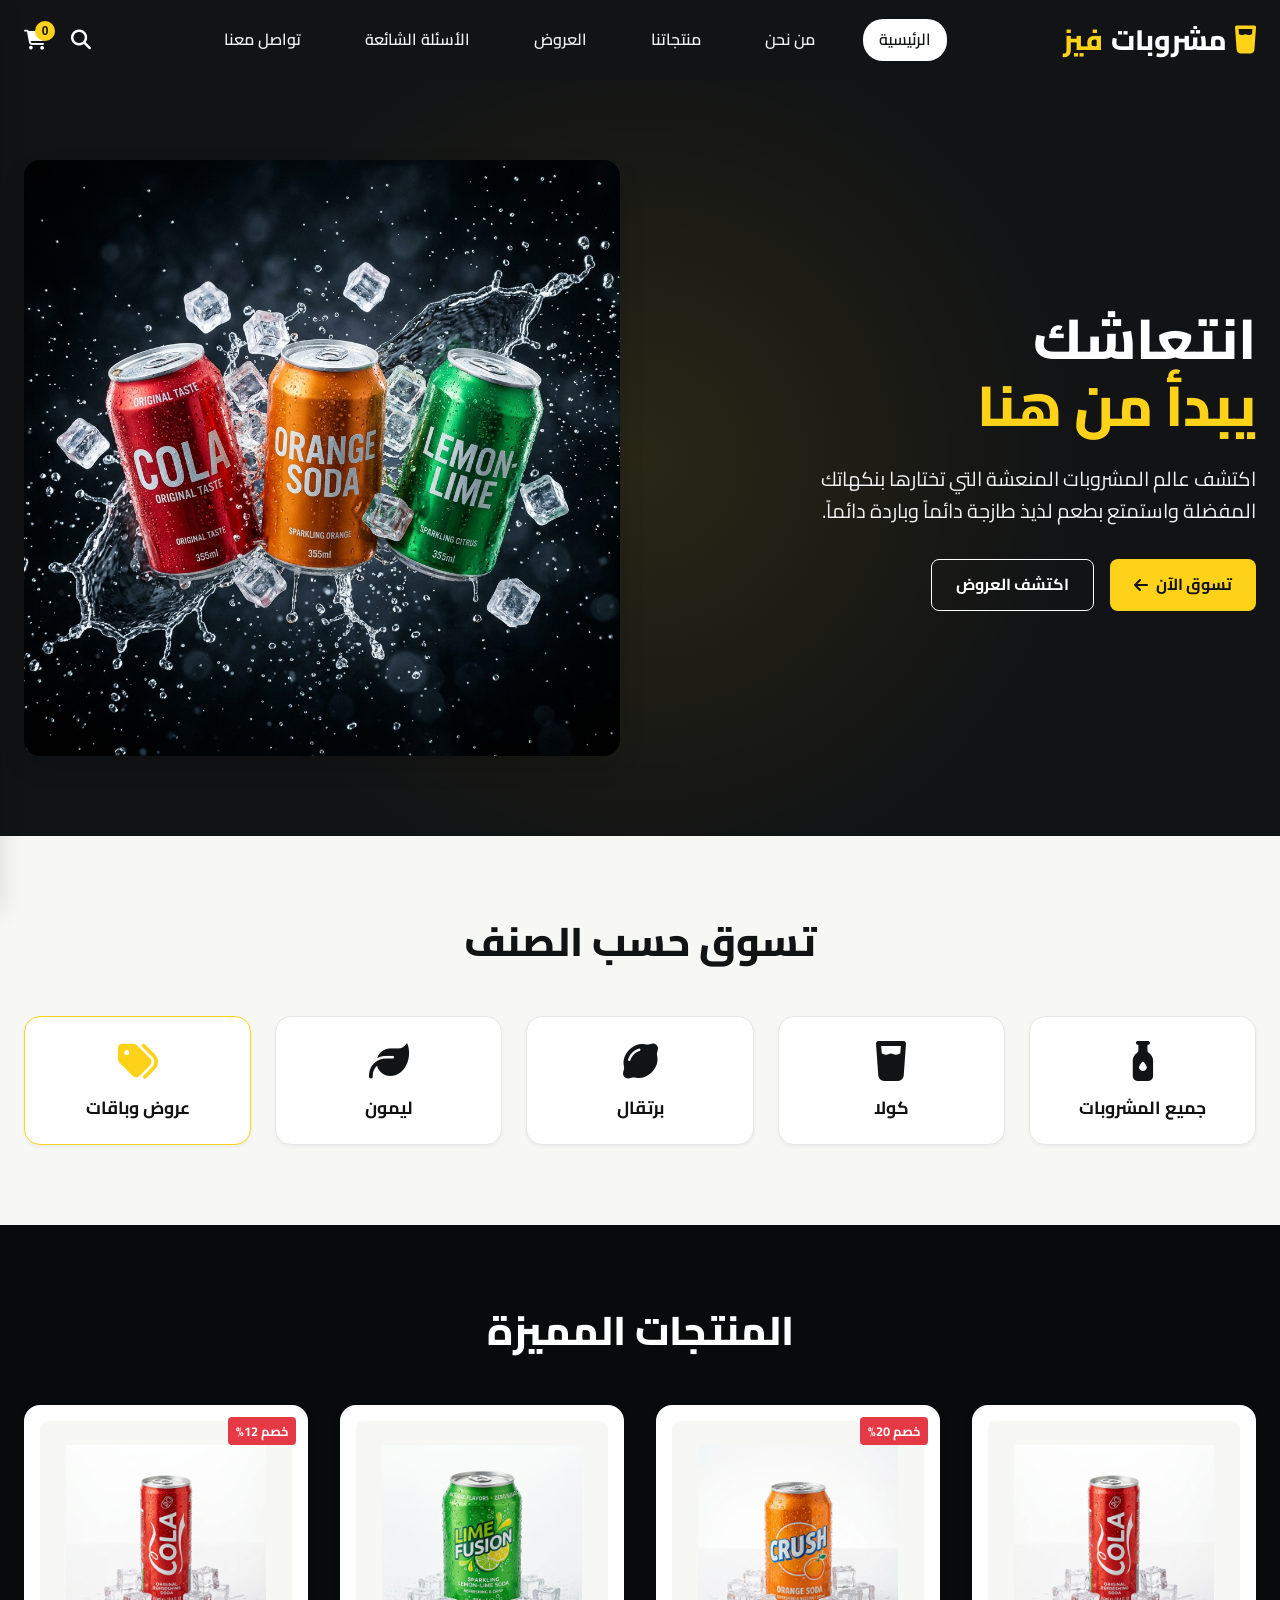
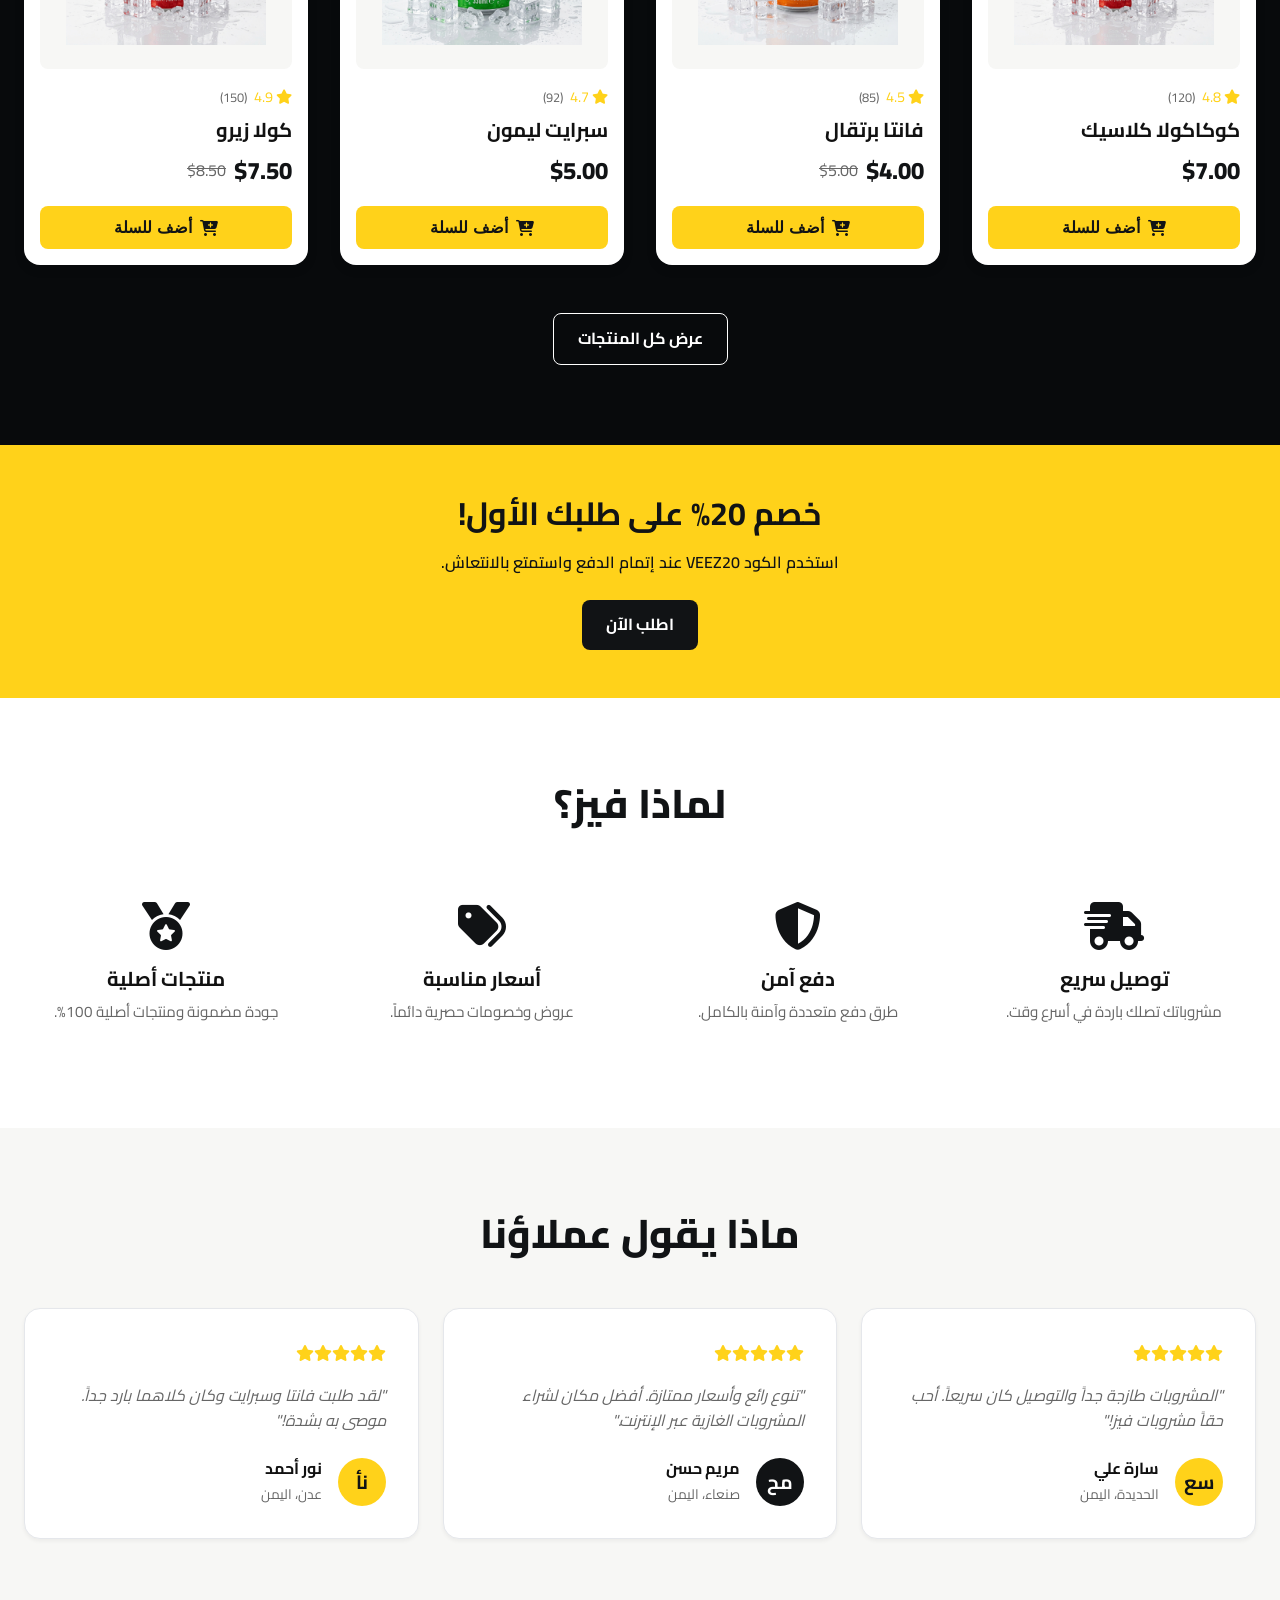
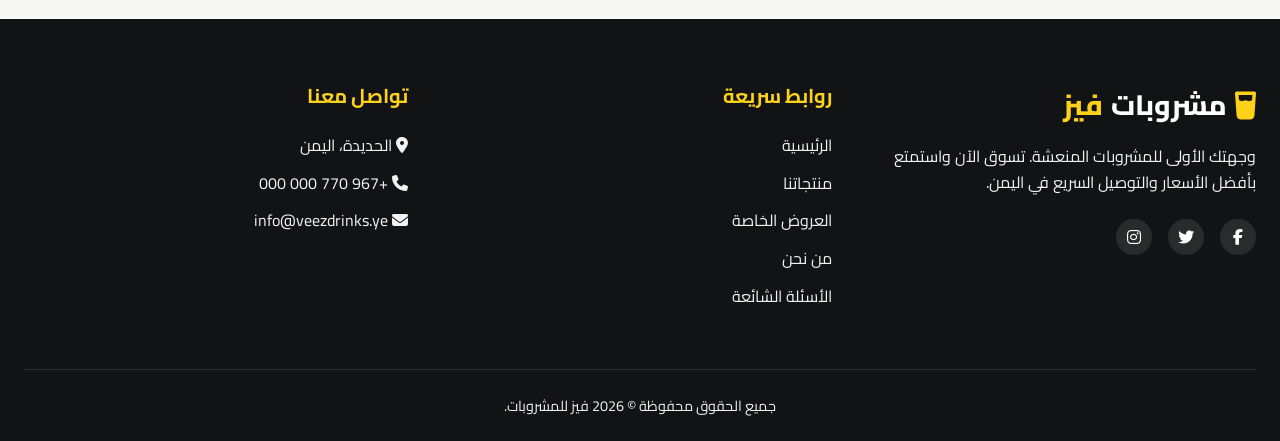
<file: index.html>
<!DOCTYPE html>
<html lang="ar" dir="rtl">
<head>
    <meta charset="UTF-8">
    <meta name="viewport" content="width=device-width, initial-scale=1.0">
    <title>فيز | انتعاشك يبدأ من هنا</title>
    <link rel="preconnect" href="https://fonts.googleapis.com">
    <link rel="preconnect" href="https://fonts.gstatic.com" crossorigin>
    <link rel="stylesheet" href="https://cdnjs.cloudflare.com/ajax/libs/font-awesome/6.4.0/css/all.min.css" media="print" onload="this.media='all'">
    <link rel="stylesheet" href="css/style.css">
</head>
<body>

    <!-- Header -->
    <header class="header">
        <div class="container header-container">
            <div class="logo">
                <i class="fa-solid fa-glass-water" style="color: var(--brand-yellow)"></i>
                مشروبات <span>فيز</span>
            </div>
            
            <nav class="nav-links">
                <a href="index.html" class="active">الرئيسية</a>
                <a href="about.html">من نحن</a>
                <a href="products.html">منتجاتنا</a>
                <a href="offers.html">العروض</a>
                <a href="faq.html">الأسئلة الشائعة</a>
                <a href="contact.html">تواصل معنا</a>
            </nav>
            
            <div class="header-actions">
                <button class="icon-btn">
                    <i class="fa-solid fa-search"></i>
                </button>
                <button class="icon-btn cart-btn">
                    <i class="fa-solid fa-cart-shopping"></i>
                    <span class="cart-count">0</span>
                </button>
                <button class="menu-toggle">
                    <i class="fa-solid fa-bars"></i>
                </button>
            </div>
        </div>
    </header>

    <!-- Cart Sidebar -->
    <div class="cart-overlay"></div>
    <div class="side-cart">
        <div class="cart-header">
            <h3>سلة المشتريات</h3>
            <button class="close-cart"><i class="fa-solid fa-xmark"></i></button>
        </div>
        <div class="cart-items">
            <!-- Items will be injected here -->
        </div>
        <div class="cart-footer">
            <div class="cart-total">
                <span>الإجمالي:</span>
                <span class="cart-total-amount">$0.00</span>
            </div>
            <a href="cart.html" class="btn btn-secondary">عرض السلة</a>
            <a href="checkout.html" class="btn btn-primary">إتمام الطلب</a>
        </div>
    </div>

    <!-- Hero -->
    <section class="hero">
        <div class="container hero-container">
            <div class="hero-content">
                <h1 class="hero-title">انتعاشك<br><span>يبدأ من هنا</span></h1>
                <p class="hero-subtitle">اكتشف عالم المشروبات المنعشة التي تختارها بنكهاتك المفضلة واستمتع بطعم لذيذ طازجة دائماً وباردة دائماً.</p>
                <div class="hero-actions">
                    <a href="products.html" class="btn btn-primary">تسوق الآن <i class="fa-solid fa-arrow-left"></i></a>
                    <a href="offers.html" class="btn btn-outline-white">اكتشف العروض</a>
                </div>
            </div>
            <div class="hero-image-wrapper">
                <img src="assets/images/hero.jpg" alt="Veez Beverages" class="hero-image">
            </div>
        </div>
    </section>

    <!-- Categories -->
    <section class="categories section-padding">
        <div class="container">
            <h2 class="section-title">تسوق حسب الصنف</h2>
            <div class="category-grid">
                <a href="products.html?category=all" class="category-card">
                    <i class="fa-solid fa-bottle-droplet category-icon"></i>
                    <h3 class="category-name">جميع المشروبات</h3>
                </a>
                <a href="products.html?category=cola" class="category-card">
                    <i class="fa-solid fa-glass-water category-icon"></i>
                    <h3 class="category-name">كولا</h3>
                </a>
                <a href="products.html?category=orange" class="category-card">
                    <i class="fa-solid fa-lemon category-icon"></i>
                    <h3 class="category-name">برتقال</h3>
                </a>
                <a href="products.html?category=lemon" class="category-card">
                    <i class="fa-solid fa-leaf category-icon"></i>
                    <h3 class="category-name">ليمون</h3>
                </a>
                <a href="offers.html" class="category-card" style="border-color: var(--brand-yellow);">
                    <i class="fa-solid fa-tags category-icon" style="color: var(--brand-yellow);"></i>
                    <h3 class="category-name">عروض وباقات</h3>
                </a>
            </div>
        </div>
    </section>

    <!-- Featured Products -->
    <section class="products section-padding">
        <div class="container">
            <h2 class="section-title">المنتجات المميزة</h2>
            <div class="product-grid" id="featured-products">
                <!-- Products will be injected here via JS -->
            </div>
            <div style="text-align: center; margin-top: 48px;">
                <a href="products.html" class="btn btn-outline-white">عرض كل المنتجات</a>
            </div>
        </div>
    </section>

    <!-- Promotional Banner -->
    <section style="background-color: var(--brand-yellow); padding: 48px 0; text-align: center;">
        <div class="container">
            <h2 style="font-size: 2rem; color: var(--primary); margin-bottom: 16px;">خصم 20% على طلبك الأول!</h2>
            <p style="color: var(--primary); margin-bottom: 24px; font-weight: 600;">استخدم الكود VEEZ20 عند إتمام الدفع واستمتع بالانتعاش.</p>
            <a href="products.html" class="btn btn-dark">اطلب الآن</a>
        </div>
    </section>

    <!-- Why Veez -->
    <section class="features section-padding">
        <div class="container">
            <h2 class="section-title">لماذا فيز؟</h2>
            <div class="feature-grid">
                <div class="feature-item">
                    <i class="fa-solid fa-truck-fast feature-icon"></i>
                    <h3 class="feature-title">توصيل سريع</h3>
                    <p class="feature-desc">مشروباتك تصلك باردة في أسرع وقت.</p>
                </div>
                <div class="feature-item">
                    <i class="fa-solid fa-shield-halved feature-icon"></i>
                    <h3 class="feature-title">دفع آمن</h3>
                    <p class="feature-desc">طرق دفع متعددة وآمنة بالكامل.</p>
                </div>
                <div class="feature-item">
                    <i class="fa-solid fa-tags feature-icon"></i>
                    <h3 class="feature-title">أسعار مناسبة</h3>
                    <p class="feature-desc">عروض وخصومات حصرية دائماً.</p>
                </div>
                <div class="feature-item">
                    <i class="fa-solid fa-medal feature-icon"></i>
                    <h3 class="feature-title">منتجات أصلية</h3>
                    <p class="feature-desc">جودة مضمونة ومنتجات أصلية 100%.</p>
                </div>
            </div>
        </div>
    </section>

    <!-- Testimonials -->
    <section class="testimonials section-padding">
        <div class="container">
            <h2 class="section-title">ماذا يقول عملاؤنا</h2>
            <div class="testimonial-grid">
                <div class="testimonial-card">
                    <div class="testimonial-stars">
                        <i class="fa-solid fa-star"></i><i class="fa-solid fa-star"></i><i class="fa-solid fa-star"></i><i class="fa-solid fa-star"></i><i class="fa-solid fa-star"></i>
                    </div>
                    <p class="testimonial-text">"المشروبات طازجة جداً والتوصيل كان سريعاً. أحب حقاً مشروبات فيز!"</p>
                    <div class="testimonial-author">
                        <div class="author-avatar" style="background-color: var(--brand-yellow); color: var(--primary); display: flex; align-items: center; justify-content: center; font-weight: bold; font-size: 1.2rem;">سع</div>
                        <div class="author-info">
                            <h4>سارة علي</h4>
                            <span>الحديدة، اليمن</span>
                        </div>
                    </div>
                </div>
                <div class="testimonial-card">
                    <div class="testimonial-stars">
                        <i class="fa-solid fa-star"></i><i class="fa-solid fa-star"></i><i class="fa-solid fa-star"></i><i class="fa-solid fa-star"></i><i class="fa-solid fa-star"></i>
                    </div>
                    <p class="testimonial-text">"تنوع رائع وأسعار ممتازة. أفضل مكان لشراء المشروبات الغازية عبر الإنترنت."</p>
                    <div class="testimonial-author">
                        <div class="author-avatar" style="background-color: var(--primary); color: var(--white); display: flex; align-items: center; justify-content: center; font-weight: bold; font-size: 1.2rem;">مح</div>
                        <div class="author-info">
                            <h4>مريم حسن</h4>
                            <span>صنعاء، اليمن</span>
                        </div>
                    </div>
                </div>
                <div class="testimonial-card">
                    <div class="testimonial-stars">
                        <i class="fa-solid fa-star"></i><i class="fa-solid fa-star"></i><i class="fa-solid fa-star"></i><i class="fa-solid fa-star"></i><i class="fa-solid fa-star"></i>
                    </div>
                    <p class="testimonial-text">"لقد طلبت فانتا وسبرايت وكان كلاهما بارد جداً. موصى به بشدة!"</p>
                    <div class="testimonial-author">
                        <div class="author-avatar" style="background-color: var(--brand-yellow); color: var(--primary); display: flex; align-items: center; justify-content: center; font-weight: bold; font-size: 1.2rem;">نأ</div>
                        <div class="author-info">
                            <h4>نور أحمد</h4>
                            <span>عدن، اليمن</span>
                        </div>
                    </div>
                </div>
            </div>
        </div>
    </section>

    <!-- Footer -->
    <footer class="footer">
        <div class="container">
            <div class="footer-grid">
                <div class="footer-col">
                    <div class="logo">
                        <i class="fa-solid fa-glass-water" style="color: var(--brand-yellow)"></i>
                        مشروبات <span>فيز</span>
                    </div>
                    <p class="footer-desc">وجهتك الأولى للمشروبات المنعشة. تسوق الآن واستمتع بأفضل الأسعار والتوصيل السريع في اليمن.</p>
                    <div class="social-links">
                        <a href="#"><i class="fa-brands fa-facebook-f"></i></a>
                        <a href="#"><i class="fa-brands fa-twitter"></i></a>
                        <a href="#"><i class="fa-brands fa-instagram"></i></a>
                    </div>
                </div>
                <div class="footer-col">
                    <h3>روابط سريعة</h3>
                    <ul class="footer-links">
                        <li><a href="index.html">الرئيسية</a></li>
                        <li><a href="products.html">منتجاتنا</a></li>
                        <li><a href="offers.html">العروض الخاصة</a></li>
                        <li><a href="about.html">من نحن</a></li>
                        <li><a href="faq.html">الأسئلة الشائعة</a></li>
                    </ul>
                </div>
                <div class="footer-col">
                    <h3>تواصل معنا</h3>
                    <ul class="footer-links">
                        <li><a href="contact.html"><i class="fa-solid fa-location-dot"></i> الحديدة، اليمن</a></li>
                        <li><a href="contact.html"><i class="fa-solid fa-phone"></i> +967 770 000 000</a></li>
                        <li><a href="contact.html"><i class="fa-solid fa-envelope"></i> info@veezdrinks.ye</a></li>
                    </ul>
                </div>
            </div>
            <div class="footer-bottom">
                <p>جميع الحقوق محفوظة &copy; 2026 فيز للمشروبات.</p>
            </div>
        </div>
    </footer>

    <script src="js/data.js"></script>
    <script src="js/main.js"></script>
</body>
</html>
</file>
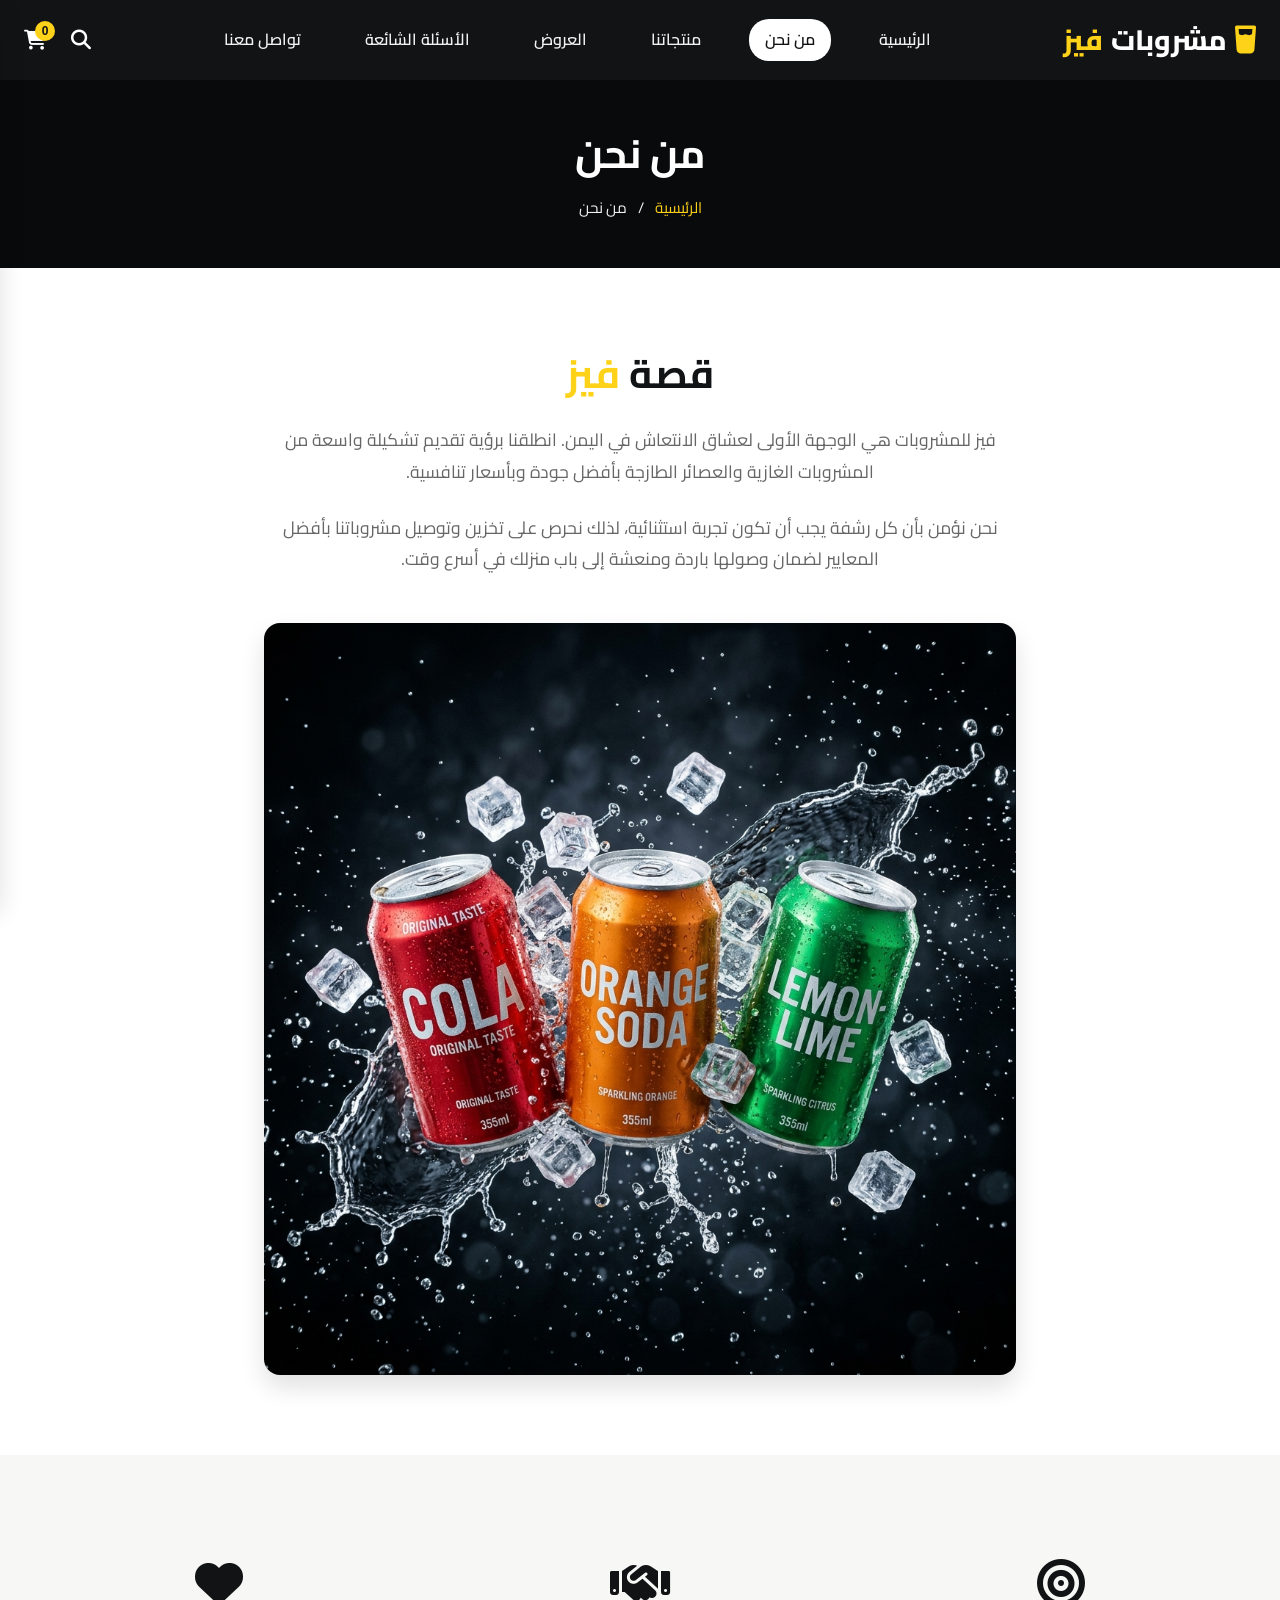
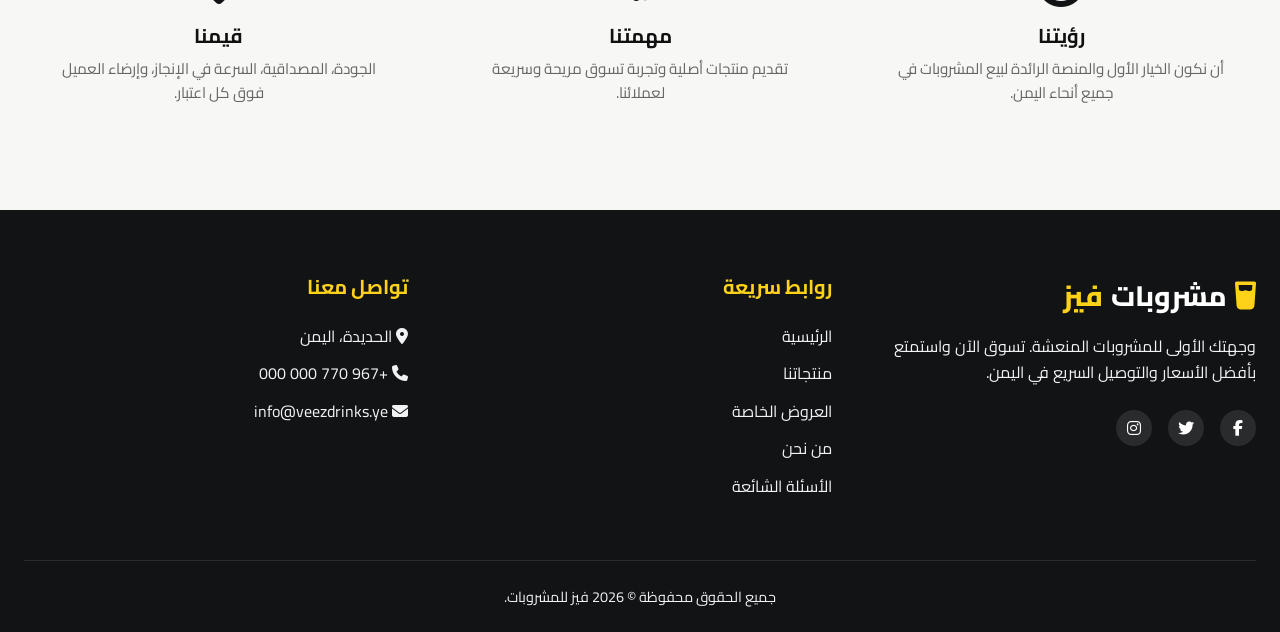
<file: about.html>
<!DOCTYPE html>
<html lang="ar" dir="rtl">
<head>
    <meta charset="UTF-8">
    <meta name="viewport" content="width=device-width, initial-scale=1.0">
    <title>من نحن | فيز للمشروبات</title>
    <link rel="stylesheet" href="https://cdnjs.cloudflare.com/ajax/libs/font-awesome/6.4.0/css/all.min.css">
    <link rel="stylesheet" href="css/style.css">
</head>
<body>
    <!-- Header -->
    <header class="header">
        <div class="container header-container">
            <div class="logo">
                <i class="fa-solid fa-glass-water" style="color: var(--brand-yellow)"></i>
                مشروبات <span>فيز</span>
            </div>
            <nav class="nav-links">
                <a href="index.html">الرئيسية</a>
                <a href="about.html" class="active">من نحن</a>
                <a href="products.html">منتجاتنا</a>
                <a href="offers.html">العروض</a>
                <a href="faq.html">الأسئلة الشائعة</a>
                <a href="contact.html">تواصل معنا</a>
            </nav>
            <div class="header-actions">
                <button class="icon-btn"><i class="fa-solid fa-search"></i></button>
                <button class="icon-btn cart-btn"><i class="fa-solid fa-cart-shopping"></i><span class="cart-count">0</span></button>
                <button class="menu-toggle"><i class="fa-solid fa-bars"></i></button>
            </div>
        </div>
    </header>

    <!-- Cart Sidebar -->
    <div class="cart-overlay"></div>
    <div class="side-cart">
        <div class="cart-header">
            <h3>سلة المشتريات</h3>
            <button class="close-cart"><i class="fa-solid fa-xmark"></i></button>
        </div>
        <div class="cart-items"></div>
        <div class="cart-footer">
            <div class="cart-total">
                <span>الإجمالي:</span>
                <span class="cart-total-amount">$0.00</span>
            </div>
            <a href="cart.html" class="btn btn-secondary">عرض السلة</a>
            <a href="checkout.html" class="btn btn-primary">إتمام الطلب</a>
        </div>
    </div>

    <!-- Page Header -->
    <section class="page-header">
        <div class="container">
            <h1 class="page-title">من نحن</h1>
            <div class="breadcrumb">
                <a href="index.html">الرئيسية</a> <span>/</span> من نحن
            </div>
        </div>
    </section>

    <!-- About Content -->
    <section class="section-padding" style="background-color: var(--white);">
        <div class="container" style="max-width: 800px; text-align: center;">
            <h2 style="font-size: 2.5rem; margin-bottom: 24px; color: var(--primary);">قصة <span style="color: var(--brand-yellow);">فيز</span></h2>
            <p style="font-size: 1.1rem; color: var(--text-secondary); margin-bottom: 24px; line-height: 1.8;">
                فيز للمشروبات هي الوجهة الأولى لعشاق الانتعاش في اليمن. انطلقنا برؤية تقديم تشكيلة واسعة من المشروبات الغازية والعصائر الطازجة بأفضل جودة وبأسعار تنافسية.
            </p>
            <p style="font-size: 1.1rem; color: var(--text-secondary); margin-bottom: 48px; line-height: 1.8;">
                نحن نؤمن بأن كل رشفة يجب أن تكون تجربة استثنائية، لذلك نحرص على تخزين وتوصيل مشروباتنا بأفضل المعايير لضمان وصولها باردة ومنعشة إلى باب منزلك في أسرع وقت.
            </p>
            <img src="assets/images/hero.jpg" alt="Veez Drinks" style="width: 100%; border-radius: var(--border-radius); box-shadow: var(--shadow-lg);">
        </div>
    </section>

    <section class="features section-padding" style="background-color: var(--off-white);">
        <div class="container">
            <div class="feature-grid">
                <div class="feature-item">
                    <i class="fa-solid fa-bullseye feature-icon"></i>
                    <h3 class="feature-title">رؤيتنا</h3>
                    <p class="feature-desc">أن نكون الخيار الأول والمنصة الرائدة لبيع المشروبات في جميع أنحاء اليمن.</p>
                </div>
                <div class="feature-item">
                    <i class="fa-solid fa-handshake feature-icon"></i>
                    <h3 class="feature-title">مهمتنا</h3>
                    <p class="feature-desc">تقديم منتجات أصلية وتجربة تسوق مريحة وسريعة لعملائنا.</p>
                </div>
                <div class="feature-item">
                    <i class="fa-solid fa-heart feature-icon"></i>
                    <h3 class="feature-title">قيمنا</h3>
                    <p class="feature-desc">الجودة، المصداقية، السرعة في الإنجاز، وإرضاء العميل فوق كل اعتبار.</p>
                </div>
            </div>
        </div>
    </section>

    <!-- Footer -->
    <footer class="footer">
        <div class="container">
            <div class="footer-grid">
                <div class="footer-col">
                    <div class="logo">
                        <i class="fa-solid fa-glass-water" style="color: var(--brand-yellow)"></i>
                        مشروبات <span>فيز</span>
                    </div>
                    <p class="footer-desc">وجهتك الأولى للمشروبات المنعشة. تسوق الآن واستمتع بأفضل الأسعار والتوصيل السريع في اليمن.</p>
                    <div class="social-links">
                        <a href="#"><i class="fa-brands fa-facebook-f"></i></a>
                        <a href="#"><i class="fa-brands fa-twitter"></i></a>
                        <a href="#"><i class="fa-brands fa-instagram"></i></a>
                    </div>
                </div>
                <div class="footer-col">
                    <h3>روابط سريعة</h3>
                    <ul class="footer-links">
                        <li><a href="index.html">الرئيسية</a></li>
                        <li><a href="products.html">منتجاتنا</a></li>
                        <li><a href="offers.html">العروض الخاصة</a></li>
                        <li><a href="about.html">من نحن</a></li>
                        <li><a href="faq.html">الأسئلة الشائعة</a></li>
                    </ul>
                </div>
                <div class="footer-col">
                    <h3>تواصل معنا</h3>
                    <ul class="footer-links">
                        <li><a href="contact.html"><i class="fa-solid fa-location-dot"></i> الحديدة، اليمن</a></li>
                        <li><a href="contact.html"><i class="fa-solid fa-phone"></i> +967 770 000 000</a></li>
                        <li><a href="contact.html"><i class="fa-solid fa-envelope"></i> info@veezdrinks.ye</a></li>
                    </ul>
                </div>
            </div>
            <div class="footer-bottom">
                <p>جميع الحقوق محفوظة &copy; 2026 فيز للمشروبات.</p>
            </div>
        </div>
    </footer>

    <script src="js/data.js"></script>
    <script src="js/main.js"></script>
</body>
</html>
</file>
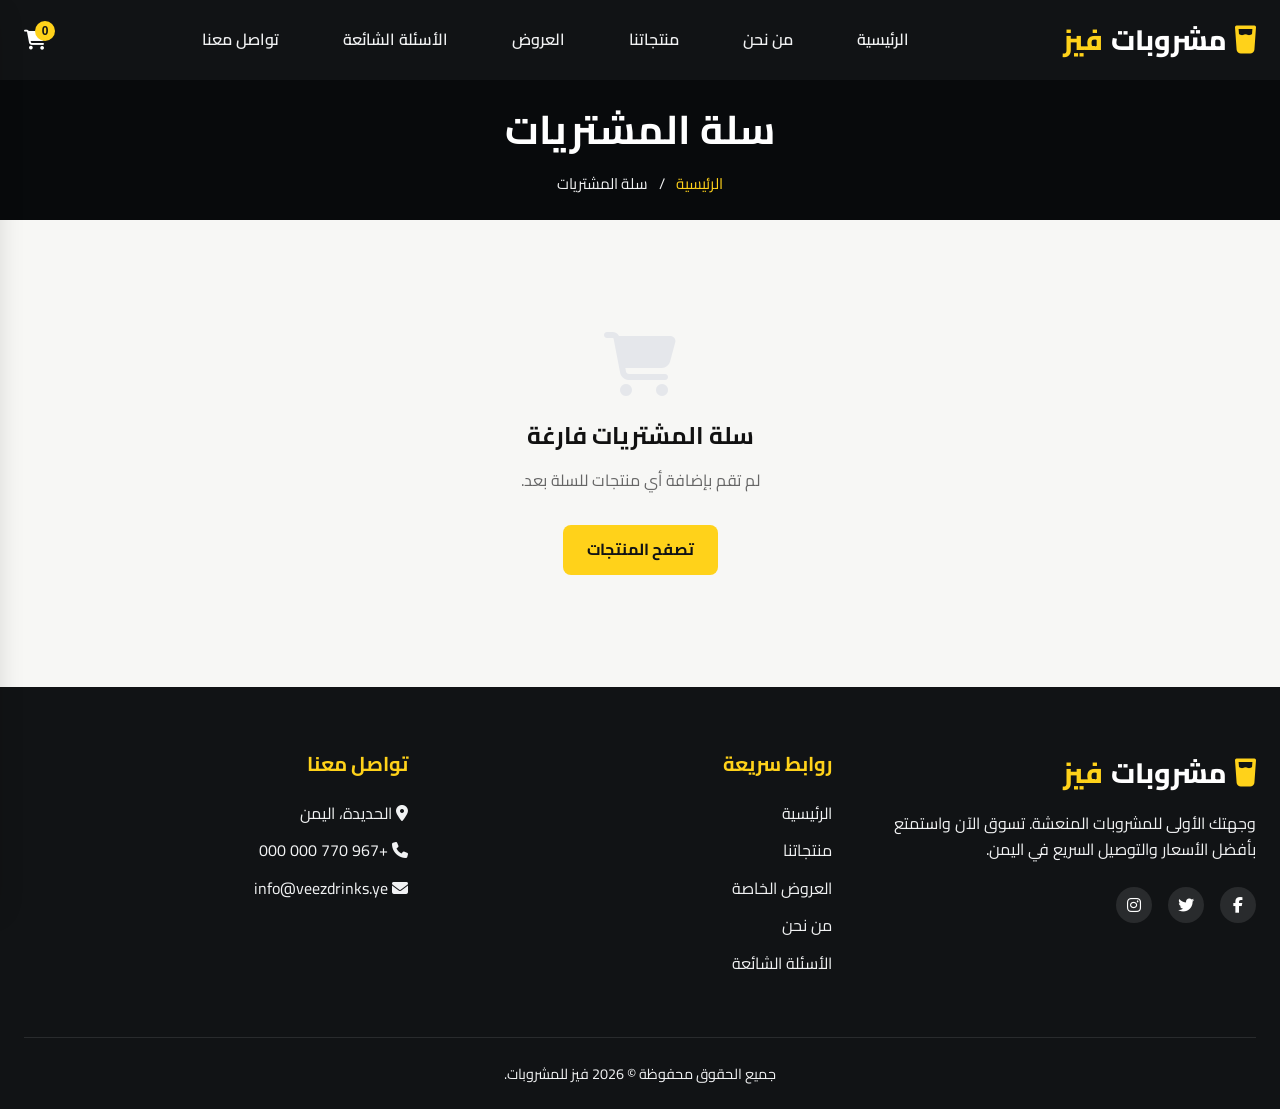
<file: cart.html>
<!DOCTYPE html>
<html lang="ar" dir="rtl">
<head>
    <meta charset="UTF-8">
    <meta name="viewport" content="width=device-width, initial-scale=1.0">
    <title>سلة المشتريات | فيز للمشروبات</title>
    <link rel="stylesheet" href="https://cdnjs.cloudflare.com/ajax/libs/font-awesome/6.4.0/css/all.min.css">
    <link rel="stylesheet" href="css/style.css">
    <style>
        .cart-page-container {
            display: grid;
            grid-template-columns: 2fr 1fr;
            gap: 32px;
            padding: 48px 0;
        }
        .cart-table-wrapper {
            background-color: var(--white);
            border-radius: var(--border-radius);
            box-shadow: var(--shadow-sm);
            border: 1px solid var(--border);
            padding: 24px;
        }
        .cart-summary {
            background-color: var(--white);
            border-radius: var(--border-radius);
            box-shadow: var(--shadow-sm);
            border: 1px solid var(--border);
            padding: 24px;
            height: max-content;
        }
        .cart-page-item {
            display: flex;
            align-items: center;
            gap: 24px;
            padding-bottom: 24px;
            margin-bottom: 24px;
            border-bottom: 1px solid var(--border);
        }
        .cart-page-item:last-child {
            margin-bottom: 0;
            padding-bottom: 0;
            border-bottom: none;
        }
        .item-image {
            width: 100px;
            height: 100px;
            background-color: var(--off-white);
            border-radius: var(--border-radius-sm);
            padding: 12px;
        }
        .item-image img {
            width: 100%;
            height: 100%;
            object-fit: contain;
        }
        .item-details {
            flex: 1;
        }
        .item-title {
            font-size: 1.2rem;
            font-weight: 700;
            margin-bottom: 8px;
        }
        .item-price {
            color: var(--text-secondary);
            margin-bottom: 12px;
        }
        .item-total {
            font-weight: 800;
            font-size: 1.2rem;
            color: var(--primary);
        }
        @media (max-width: 768px) {
            .cart-page-container {
                grid-template-columns: 1fr;
            }
            .cart-page-item {
                flex-direction: column;
                align-items: flex-start;
            }
        }
    </style>
</head>
<body>
    <!-- Header -->
    <header class="header">
        <div class="container header-container">
            <div class="logo">
                <i class="fa-solid fa-glass-water" style="color: var(--brand-yellow)"></i>
                مشروبات <span>فيز</span>
            </div>
            <nav class="nav-links">
                <a href="index.html">الرئيسية</a>
                <a href="about.html">من نحن</a>
                <a href="products.html">منتجاتنا</a>
                <a href="offers.html">العروض</a>
                <a href="faq.html">الأسئلة الشائعة</a>
                <a href="contact.html">تواصل معنا</a>
            </nav>
            <div class="header-actions">
                <button class="icon-btn cart-btn"><i class="fa-solid fa-cart-shopping"></i><span class="cart-count">0</span></button>
            </div>
        </div>
    </header>

    <!-- Side Cart -->
    <div class="cart-overlay"></div>
    <div class="side-cart">
        <div class="cart-header">
            <h3>سلة المشتريات</h3>
            <button class="close-cart"><i class="fa-solid fa-xmark"></i></button>
        </div>
        <div class="cart-items"></div>
        <div class="cart-footer">
            <div class="cart-total">
                <span>الإجمالي:</span>
                <span class="cart-total-amount">$0.00</span>
            </div>
            <a href="checkout.html" class="btn btn-primary">إتمام الطلب</a>
        </div>
    </div>

    <!-- Page Header -->
    <section class="page-header" style="padding: 24px 0;">
        <div class="container">
            <h1 class="page-title">سلة المشتريات</h1>
            <div class="breadcrumb">
                <a href="index.html">الرئيسية</a> <span>/</span> سلة المشتريات
            </div>
        </div>
    </section>

    <!-- Cart Page Content -->
    <div class="container">
        <div class="cart-page-container" id="cart-page-content">
            <!-- Will be rendered by JS -->
        </div>
    </div>

    <!-- Footer -->
    <footer class="footer">
        <div class="container">
            <div class="footer-grid">
                <div class="footer-col">
                    <div class="logo">
                        <i class="fa-solid fa-glass-water" style="color: var(--brand-yellow)"></i>
                        مشروبات <span>فيز</span>
                    </div>
                    <p class="footer-desc">وجهتك الأولى للمشروبات المنعشة. تسوق الآن واستمتع بأفضل الأسعار والتوصيل السريع في اليمن.</p>
                    <div class="social-links">
                        <a href="#"><i class="fa-brands fa-facebook-f"></i></a>
                        <a href="#"><i class="fa-brands fa-twitter"></i></a>
                        <a href="#"><i class="fa-brands fa-instagram"></i></a>
                    </div>
                </div>
                <div class="footer-col">
                    <h3>روابط سريعة</h3>
                    <ul class="footer-links">
                        <li><a href="index.html">الرئيسية</a></li>
                        <li><a href="products.html">منتجاتنا</a></li>
                        <li><a href="offers.html">العروض الخاصة</a></li>
                        <li><a href="about.html">من نحن</a></li>
                        <li><a href="faq.html">الأسئلة الشائعة</a></li>
                    </ul>
                </div>
                <div class="footer-col">
                    <h3>تواصل معنا</h3>
                    <ul class="footer-links">
                        <li><a href="contact.html"><i class="fa-solid fa-location-dot"></i> الحديدة، اليمن</a></li>
                        <li><a href="contact.html"><i class="fa-solid fa-phone"></i> +967 770 000 000</a></li>
                        <li><a href="contact.html"><i class="fa-solid fa-envelope"></i> info@veezdrinks.ye</a></li>
                    </ul>
                </div>
            </div>
            <div class="footer-bottom">
                <p>جميع الحقوق محفوظة &copy; 2026 فيز للمشروبات.</p>
            </div>
        </div>
    </footer>

    <script src="js/data.js"></script>
    <script src="js/main.js"></script>
    <script>
        document.addEventListener('DOMContentLoaded', () => {
            renderFullCart();
        });

        function renderFullCart() {
            const container = document.getElementById('cart-page-content');
            if (!container) return;

            if (cart.length === 0) {
                container.innerHTML = `
                    <div style="grid-column: 1 / -1; text-align: center; padding: 64px 24px;">
                        <i class="fa-solid fa-cart-shopping" style="font-size: 4rem; color: var(--border); margin-bottom: 24px;"></i>
                        <h2 style="margin-bottom: 16px;">سلة المشتريات فارغة</h2>
                        <p style="color: var(--text-secondary); margin-bottom: 32px;">لم تقم بإضافة أي منتجات للسلة بعد.</p>
                        <a href="products.html" class="btn btn-primary">تصفح المنتجات</a>
                    </div>
                `;
                return;
            }

            const itemsHtml = cart.map(item => `
                <div class="cart-page-item">
                    <div class="item-image">
                        <img src="${item.image}" alt="${item.name}">
                    </div>
                    <div class="item-details">
                        <h3 class="item-title">${item.name}</h3>
                        <div class="item-price">السعر: $${item.price.toFixed(2)}</div>
                        <button class="cart-item-remove" onclick="removeAndRender(${item.id})" style="border:none; background:none; color:#E63946; text-decoration:underline; cursor:pointer;">إزالة</button>
                    </div>
                    <div class="quantity-control" style="border: 1px solid var(--border);">
                        <button class="qty-btn" onclick="updateAndRender(${item.id}, 1)">+</button>
                        <span>${item.quantity}</span>
                        <button class="qty-btn" onclick="updateAndRender(${item.id}, -1)">-</button>
                    </div>
                    <div class="item-total">
                        $${(item.price * item.quantity).toFixed(2)}
                    </div>
                </div>
            `).join('');

            const subtotal = getCartTotal();
            const tax = subtotal * 0.15; // 15% tax
            const total = subtotal + tax;

            container.innerHTML = `
                <div class="cart-table-wrapper">
                    ${itemsHtml}
                </div>
                <div class="cart-summary">
                    <h3 style="margin-bottom: 24px; padding-bottom: 16px; border-bottom: 1px solid var(--border);">ملخص الطلب</h3>
                    <div class="order-summary">
                        <div class="summary-item">
                            <span>المجموع الفرعي:</span>
                            <span>$${subtotal.toFixed(2)}</span>
                        </div>
                        <div class="summary-item">
                            <span>الضريبة (15%):</span>
                            <span>$${tax.toFixed(2)}</span>
                        </div>
                        <div class="summary-item">
                            <span>رسوم التوصيل:</span>
                            <span>مجاناً</span>
                        </div>
                        <div class="summary-total">
                            <span>الإجمالي:</span>
                            <span>$${total.toFixed(2)}</span>
                        </div>
                    </div>
                    <a href="checkout.html" class="btn btn-primary w-100" style="width: 100%; margin-top: 24px;">متابعة الدفع</a>
                </div>
            `;
        }

        function updateAndRender(id, delta) {
            updateQuantity(id, delta);
            renderFullCart();
        }
        function removeAndRender(id) {
            removeFromCart(id);
            renderFullCart();
        }
    </script>
</body>
</html>
</file>
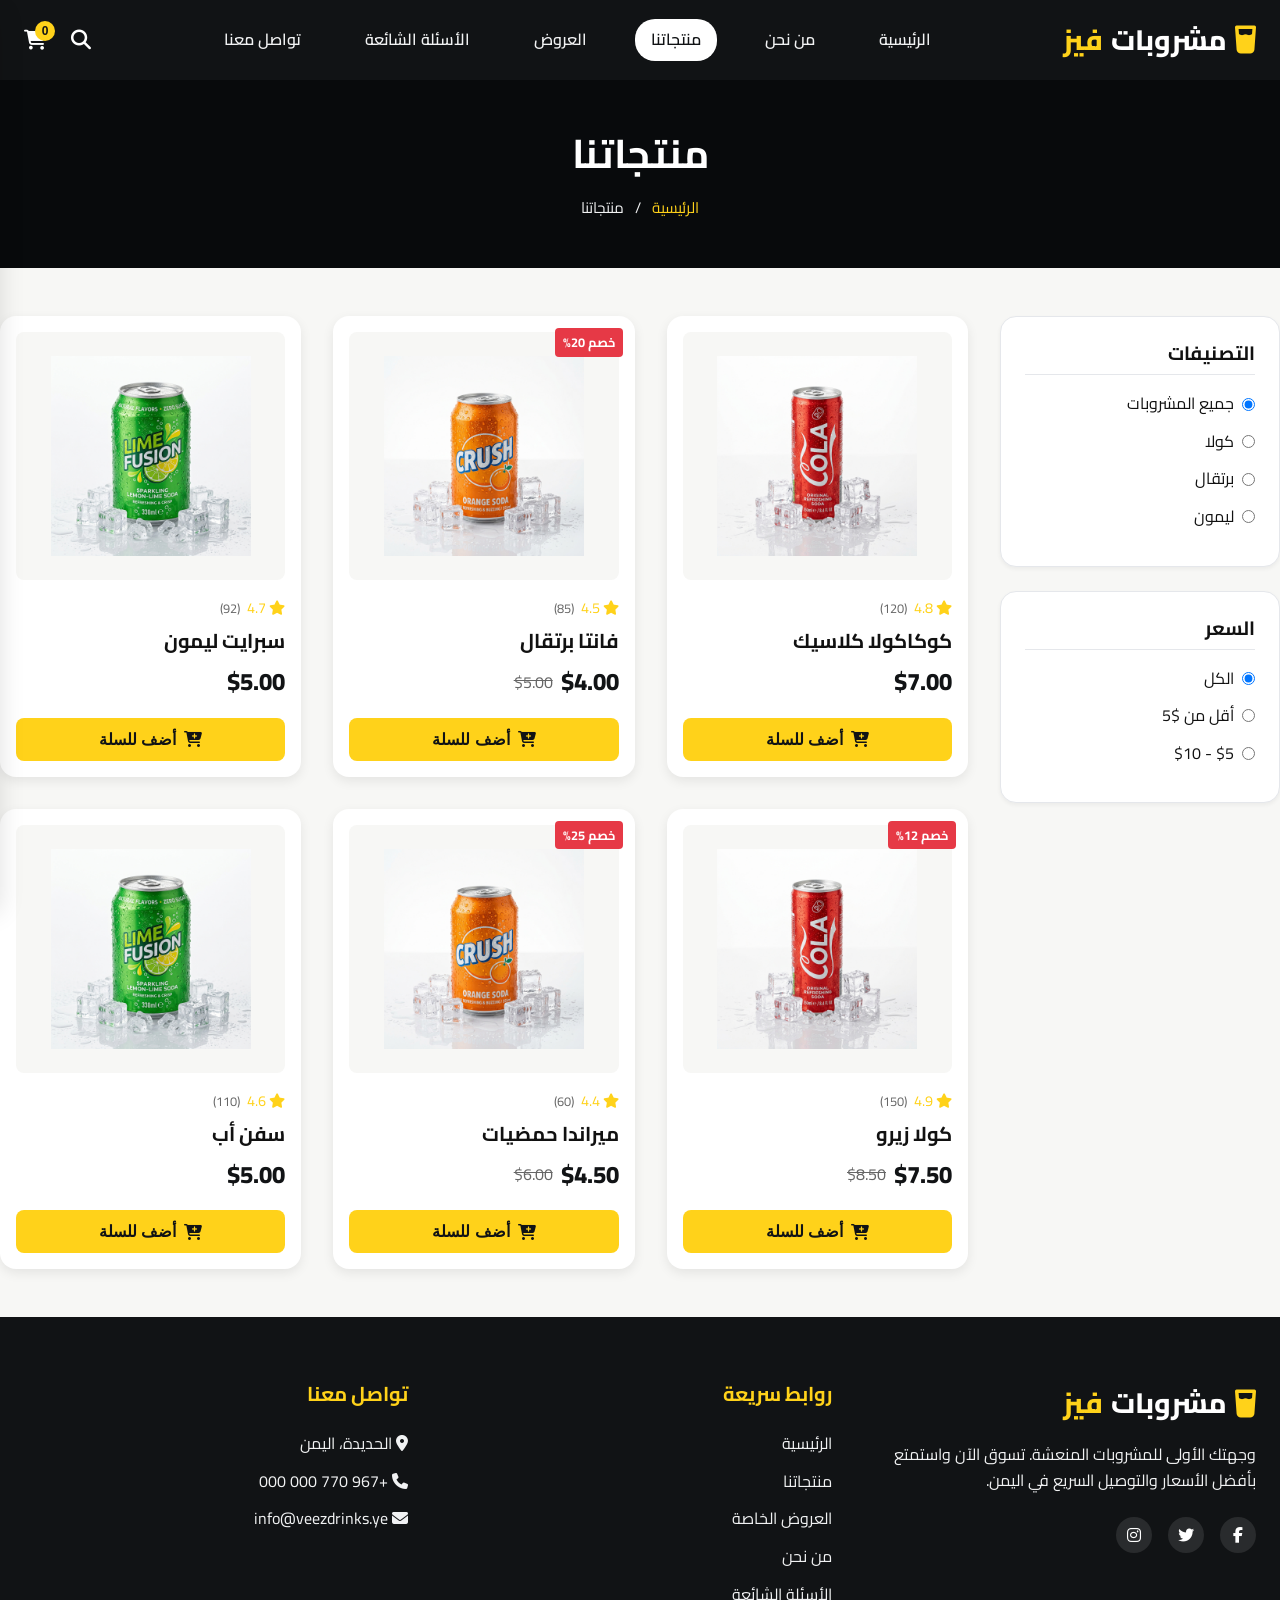
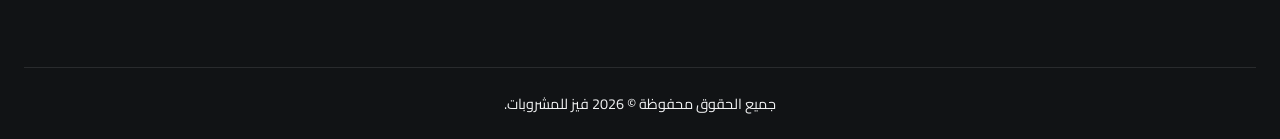
<file: checkout.html>
<!DOCTYPE html>
<html lang="ar" dir="rtl">
<head>
    <meta charset="UTF-8">
    <meta name="viewport" content="width=device-width, initial-scale=1.0">
    <title>إتمام الطلب | فيز للمشروبات</title>
    <link rel="stylesheet" href="https://cdnjs.cloudflare.com/ajax/libs/font-awesome/6.4.0/css/all.min.css">
    <link rel="stylesheet" href="css/style.css">
</head>
<body>
    <!-- Header -->
    <header class="header">
        <div class="container header-container">
            <div class="logo">
                <i class="fa-solid fa-glass-water" style="color: var(--brand-yellow)"></i>
                مشروبات <span>فيز</span>
            </div>
            <nav class="nav-links">
                <a href="index.html">الرئيسية</a>
                <a href="about.html">من نحن</a>
                <a href="products.html">منتجاتنا</a>
                <a href="offers.html">العروض</a>
                <a href="faq.html">الأسئلة الشائعة</a>
                <a href="contact.html">تواصل معنا</a>
            </nav>
        </div>
    </header>

    <!-- Page Header -->
    <section class="page-header" style="padding: 24px 0;">
        <div class="container">
            <h1 class="page-title">إتمام الطلب</h1>
        </div>
    </section>

    <!-- Checkout Content -->
    <div class="container checkout-grid">
        <form class="checkout-form" id="checkout-form">
            <div class="checkout-box">
                <h3>معلومات العميل</h3>
                <div class="form-row">
                    <div class="form-group">
                        <label>الاسم الكامل</label>
                        <input type="text" class="form-control" required placeholder="أدخل اسمك الكامل">
                    </div>
                    <div class="form-group">
                        <label>رقم الهاتف</label>
                        <input type="tel" class="form-control" required placeholder="05x xxx xxxx">
                    </div>
                </div>
            </div>

            <div class="checkout-box">
                <h3>طريقة الاستلام</h3>
                <div class="radio-group">
                    <label class="radio-card">
                        <input type="radio" name="deliveryMethod" value="delivery" checked>
                        <span>توصيل للمنزل</span>
                    </label>
                    <label class="radio-card">
                        <input type="radio" name="deliveryMethod" value="pickup">
                        <span>استلام من المتجر</span>
                    </label>
                </div>
                
                <div id="address-fields">
                    <div class="form-row">
                        <div class="form-group">
                            <label>المدينة</label>
                            <input type="text" class="form-control" required placeholder="مثال: الرياض">
                        </div>
                        <div class="form-group">
                            <label>المنطقة / الحي</label>
                            <input type="text" class="form-control" required placeholder="مثال: الياسمين">
                        </div>
                    </div>
                    <div class="form-group">
                        <label>العنوان بالتفصيل</label>
                        <input type="text" class="form-control" required placeholder="اسم الشارع، رقم المبنى">
                    </div>
                </div>

                <div class="form-group" style="margin-top: 16px;">
                    <label>ملاحظات الطلب (اختياري)</label>
                    <textarea class="form-control" rows="3" placeholder="أي ملاحظات إضافية للتوصيل..."></textarea>
                </div>
            </div>

            <div class="checkout-box">
                <h3>طريقة الدفع</h3>
                <div class="radio-group" style="flex-direction: column;">
                    <label class="radio-card">
                        <input type="radio" name="paymentMethod" value="card" checked>
                        <span><i class="fa-regular fa-credit-card"></i> بطاقة ائتمانية / مدى</span>
                    </label>
                    <label class="radio-card">
                        <input type="radio" name="paymentMethod" value="cod">
                        <span><i class="fa-solid fa-money-bill-wave"></i> الدفع عند الاستلام</span>
                    </label>
                </div>
                
                <button type="submit" class="btn btn-primary" style="width: 100%; margin-top: 24px; font-size: 1.1rem;">تأكيد الطلب</button>
            </div>
        </form>

        <div class="checkout-summary">
            <div class="checkout-box" style="position: sticky; top: 100px;">
                <h3>ملخص الطلب</h3>
                <div id="checkout-items" style="margin-bottom: 24px;"></div>
                
                <div class="order-summary">
                    <div class="summary-item">
                        <span>المجموع الفرعي:</span>
                        <span id="co-subtotal">$0.00</span>
                    </div>
                    <div class="summary-item">
                        <span>الضريبة (15%):</span>
                        <span id="co-tax">$0.00</span>
                    </div>
                    <div class="summary-item">
                        <span>التوصيل:</span>
                        <span>مجاناً</span>
                    </div>
                    <div class="summary-total">
                        <span>الإجمالي النهائي:</span>
                        <span id="co-total">$0.00</span>
                    </div>
                </div>
            </div>
        </div>
    </div>

    <!-- Footer -->
    <footer class="footer">
        <div class="container">
            <div class="footer-grid">
                <div class="footer-col">
                    <div class="logo">
                        <i class="fa-solid fa-glass-water" style="color: var(--brand-yellow)"></i>
                        مشروبات <span>فيز</span>
                    </div>
                    <p class="footer-desc">وجهتك الأولى للمشروبات المنعشة. تسوق الآن واستمتع بأفضل الأسعار والتوصيل السريع في اليمن.</p>
                    <div class="social-links">
                        <a href="#"><i class="fa-brands fa-facebook-f"></i></a>
                        <a href="#"><i class="fa-brands fa-twitter"></i></a>
                        <a href="#"><i class="fa-brands fa-instagram"></i></a>
                    </div>
                </div>
                <div class="footer-col">
                    <h3>روابط سريعة</h3>
                    <ul class="footer-links">
                        <li><a href="index.html">الرئيسية</a></li>
                        <li><a href="products.html">منتجاتنا</a></li>
                        <li><a href="offers.html">العروض الخاصة</a></li>
                        <li><a href="about.html">من نحن</a></li>
                        <li><a href="faq.html">الأسئلة الشائعة</a></li>
                    </ul>
                </div>
                <div class="footer-col">
                    <h3>تواصل معنا</h3>
                    <ul class="footer-links">
                        <li><a href="contact.html"><i class="fa-solid fa-location-dot"></i> الحديدة، اليمن</a></li>
                        <li><a href="contact.html"><i class="fa-solid fa-phone"></i> +967 770 000 000</a></li>
                        <li><a href="contact.html"><i class="fa-solid fa-envelope"></i> info@veezdrinks.ye</a></li>
                    </ul>
                </div>
            </div>
            <div class="footer-bottom">
                <p>جميع الحقوق محفوظة &copy; 2026 فيز للمشروبات.</p>
            </div>
        </div>
    </footer>

    <script src="js/data.js"></script>
    <script src="js/main.js"></script>
    <script>
        document.addEventListener('DOMContentLoaded', () => {
            if (cart.length === 0) {
                window.location.href = 'products.html';
                return;
            }

            renderCheckoutSummary();

            const deliveryRadios = document.querySelectorAll('input[name="deliveryMethod"]');
            const addressFields = document.getElementById('address-fields');
            
            deliveryRadios.forEach(radio => {
                radio.addEventListener('change', (e) => {
                    if(e.target.value === 'pickup') {
                        addressFields.style.display = 'none';
                        const inputs = addressFields.querySelectorAll('input');
                        inputs.forEach(i => i.removeAttribute('required'));
                    } else {
                        addressFields.style.display = 'block';
                        const inputs = addressFields.querySelectorAll('input');
                        inputs.forEach(i => i.setAttribute('required', 'true'));
                    }
                });
            });

            document.getElementById('checkout-form').addEventListener('submit', (e) => {
                e.preventDefault();
                alert('تم استلام طلبك بنجاح! شكراً لتسوقك من فيز للمشروبات.');
                localStorage.removeItem('veez_cart');
                window.location.href = 'index.html';
            });
        });

        function renderCheckoutSummary() {
            const container = document.getElementById('checkout-items');
            container.innerHTML = cart.map(item => `
                <div style="display:flex; justify-content:space-between; margin-bottom:12px; align-items:center;">
                    <div style="display:flex; gap:12px; align-items:center;">
                        <img src="${item.image}" alt="${item.name}" style="width:40px; height:40px; object-fit:contain; background:var(--off-white); border-radius:4px; padding:4px;">
                        <div>
                            <div style="font-weight:700; font-size:0.9rem;">${item.name}</div>
                            <div style="font-size:0.8rem; color:var(--text-secondary);">الكمية: ${item.quantity}</div>
                        </div>
                    </div>
                    <div style="font-weight:700;">$${(item.price * item.quantity).toFixed(2)}</div>
                </div>
            `).join('');

            const subtotal = getCartTotal();
            const tax = subtotal * 0.15;
            const total = subtotal + tax;

            document.getElementById('co-subtotal').textContent = '$' + subtotal.toFixed(2);
            document.getElementById('co-tax').textContent = '$' + tax.toFixed(2);
            document.getElementById('co-total').textContent = '$' + total.toFixed(2);
        }
    </script>
</body>
</html>
</file>
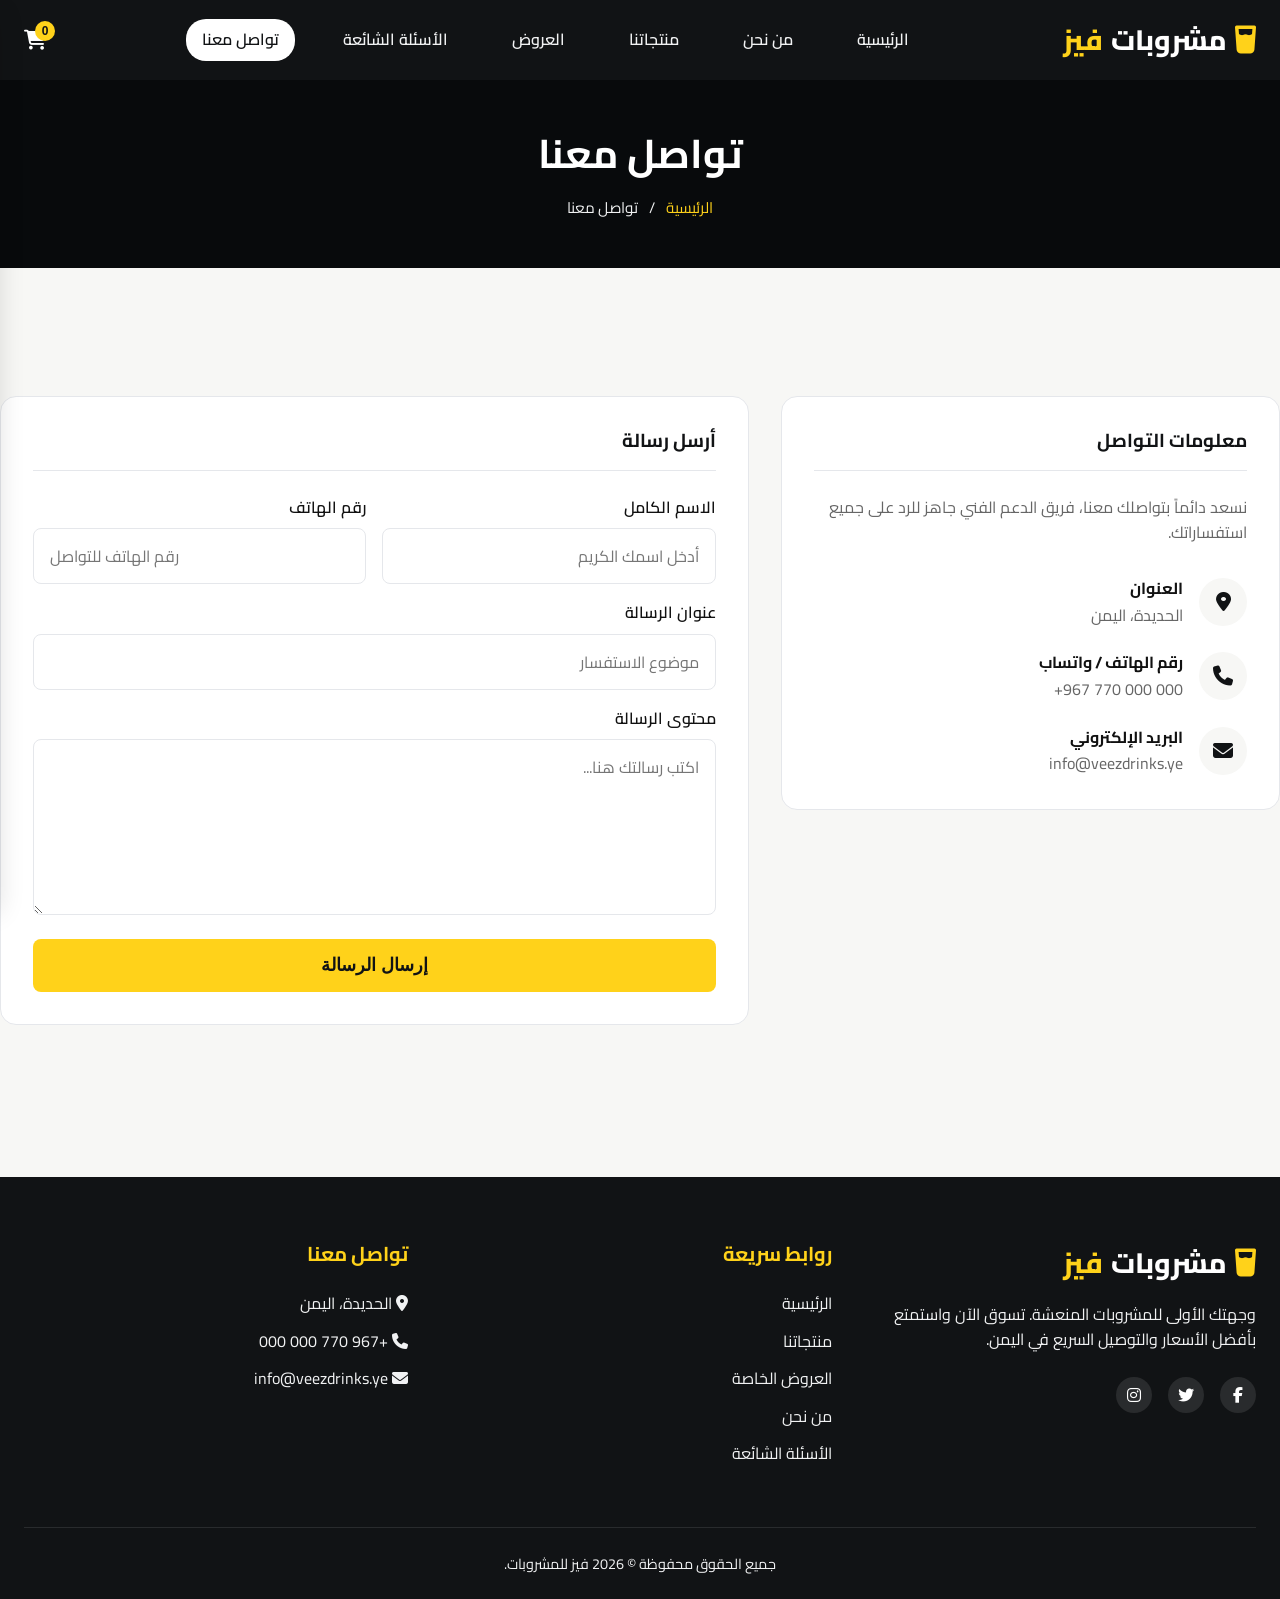
<file: contact.html>
<!DOCTYPE html>
<html lang="ar" dir="rtl">
<head>
    <meta charset="UTF-8">
    <meta name="viewport" content="width=device-width, initial-scale=1.0">
    <title>تواصل معنا | فيز للمشروبات</title>
    <link rel="stylesheet" href="https://cdnjs.cloudflare.com/ajax/libs/font-awesome/6.4.0/css/all.min.css">
    <link rel="stylesheet" href="css/style.css">
</head>
<body>
    <!-- Header -->
    <header class="header">
        <div class="container header-container">
            <div class="logo">
                <i class="fa-solid fa-glass-water" style="color: var(--brand-yellow)"></i>
                مشروبات <span>فيز</span>
            </div>
            <nav class="nav-links">
                <a href="index.html">الرئيسية</a>
                <a href="about.html">من نحن</a>
                <a href="products.html">منتجاتنا</a>
                <a href="offers.html">العروض</a>
                <a href="faq.html">الأسئلة الشائعة</a>
                <a href="contact.html" class="active">تواصل معنا</a>
            </nav>
            <div class="header-actions">
                <button class="icon-btn cart-btn"><i class="fa-solid fa-cart-shopping"></i><span class="cart-count">0</span></button>
                <button class="menu-toggle"><i class="fa-solid fa-bars"></i></button>
            </div>
        </div>
    </header>

    <!-- Cart Sidebar -->
    <div class="cart-overlay"></div>
    <div class="side-cart">
        <div class="cart-header">
            <h3>سلة المشتريات</h3>
            <button class="close-cart"><i class="fa-solid fa-xmark"></i></button>
        </div>
        <div class="cart-items"></div>
        <div class="cart-footer">
            <div class="cart-total">
                <span>الإجمالي:</span>
                <span class="cart-total-amount">$0.00</span>
            </div>
            <a href="cart.html" class="btn btn-secondary">عرض السلة</a>
            <a href="checkout.html" class="btn btn-primary">إتمام الطلب</a>
        </div>
    </div>

    <!-- Page Header -->
    <section class="page-header">
        <div class="container">
            <h1 class="page-title">تواصل معنا</h1>
            <div class="breadcrumb">
                <a href="index.html">الرئيسية</a> <span>/</span> تواصل معنا
            </div>
        </div>
    </section>

    <!-- Contact Content -->
    <section class="section-padding">
        <div class="container checkout-grid" style="grid-template-columns: 1fr 1.5fr;">
            <!-- Contact Info -->
            <div class="checkout-box" style="height: max-content;">
                <h3 style="margin-bottom: 24px; color: var(--primary);">معلومات التواصل</h3>
                <p style="color: var(--text-secondary); margin-bottom: 32px;">نسعد دائماً بتواصلك معنا، فريق الدعم الفني جاهز للرد على جميع استفساراتك.</p>
                
                <div style="display: flex; gap: 16px; margin-bottom: 24px;">
                    <div style="width: 48px; height: 48px; background-color: var(--off-white); border-radius: 50%; display: flex; align-items: center; justify-content: center; color: var(--primary); font-size: 1.25rem;">
                        <i class="fa-solid fa-location-dot"></i>
                    </div>
                    <div>
                        <h4 style="margin-bottom: 4px;">العنوان</h4>
                        <p style="color: var(--text-secondary);">الحديدة، اليمن</p>
                    </div>
                </div>

                <div style="display: flex; gap: 16px; margin-bottom: 24px;">
                    <div style="width: 48px; height: 48px; background-color: var(--off-white); border-radius: 50%; display: flex; align-items: center; justify-content: center; color: var(--primary); font-size: 1.25rem;">
                        <i class="fa-solid fa-phone"></i>
                    </div>
                    <div>
                        <h4 style="margin-bottom: 4px;">رقم الهاتف / واتساب</h4>
                        <p style="color: var(--text-secondary); direction: ltr; text-align: right;">+967 770 000 000</p>
                    </div>
                </div>

                <div style="display: flex; gap: 16px;">
                    <div style="width: 48px; height: 48px; background-color: var(--off-white); border-radius: 50%; display: flex; align-items: center; justify-content: center; color: var(--primary); font-size: 1.25rem;">
                        <i class="fa-solid fa-envelope"></i>
                    </div>
                    <div>
                        <h4 style="margin-bottom: 4px;">البريد الإلكتروني</h4>
                        <p style="color: var(--text-secondary);">info@veezdrinks.ye</p>
                    </div>
                </div>
            </div>

            <!-- Contact Form -->
            <div class="checkout-box">
                <h3 style="margin-bottom: 24px; color: var(--primary);">أرسل رسالة</h3>
                <form id="contact-form">
                    <div class="form-row">
                        <div class="form-group">
                            <label>الاسم الكامل</label>
                            <input type="text" class="form-control" required placeholder="أدخل اسمك الكريم">
                        </div>
                        <div class="form-group">
                            <label>رقم الهاتف</label>
                            <input type="tel" class="form-control" required placeholder="رقم الهاتف للتواصل">
                        </div>
                    </div>
                    <div class="form-group">
                        <label>عنوان الرسالة</label>
                        <input type="text" class="form-control" required placeholder="موضوع الاستفسار">
                    </div>
                    <div class="form-group">
                        <label>محتوى الرسالة</label>
                        <textarea class="form-control" rows="5" required placeholder="اكتب رسالتك هنا..."></textarea>
                    </div>
                    <button type="submit" class="btn btn-primary" style="width: 100%; font-size: 1.1rem; padding: 16px;">إرسال الرسالة</button>
                </form>
            </div>
        </div>
    </section>

    <!-- Footer -->
    <footer class="footer">
        <div class="container">
            <div class="footer-grid">
                <div class="footer-col">
                    <div class="logo">
                        <i class="fa-solid fa-glass-water" style="color: var(--brand-yellow)"></i>
                        مشروبات <span>فيز</span>
                    </div>
                    <p class="footer-desc">وجهتك الأولى للمشروبات المنعشة. تسوق الآن واستمتع بأفضل الأسعار والتوصيل السريع في اليمن.</p>
                    <div class="social-links">
                        <a href="#"><i class="fa-brands fa-facebook-f"></i></a>
                        <a href="#"><i class="fa-brands fa-twitter"></i></a>
                        <a href="#"><i class="fa-brands fa-instagram"></i></a>
                    </div>
                </div>
                <div class="footer-col">
                    <h3>روابط سريعة</h3>
                    <ul class="footer-links">
                        <li><a href="index.html">الرئيسية</a></li>
                        <li><a href="products.html">منتجاتنا</a></li>
                        <li><a href="offers.html">العروض الخاصة</a></li>
                        <li><a href="about.html">من نحن</a></li>
                        <li><a href="faq.html">الأسئلة الشائعة</a></li>
                    </ul>
                </div>
                <div class="footer-col">
                    <h3>تواصل معنا</h3>
                    <ul class="footer-links">
                        <li><a href="contact.html"><i class="fa-solid fa-location-dot"></i> الحديدة، اليمن</a></li>
                        <li><a href="contact.html"><i class="fa-solid fa-phone"></i> +967 770 000 000</a></li>
                        <li><a href="contact.html"><i class="fa-solid fa-envelope"></i> info@veezdrinks.ye</a></li>
                    </ul>
                </div>
            </div>
            <div class="footer-bottom">
                <p>جميع الحقوق محفوظة &copy; 2026 فيز للمشروبات.</p>
            </div>
        </div>
    </footer>

    <script src="js/data.js"></script>
    <script src="js/main.js"></script>
    <script>
        document.getElementById('contact-form').addEventListener('submit', (e) => {
            e.preventDefault();
            alert('تم إرسال رسالتك بنجاح! سنتواصل معك في أقرب وقت.');
            e.target.reset();
        });
    </script>
</body>
</html>
</file>
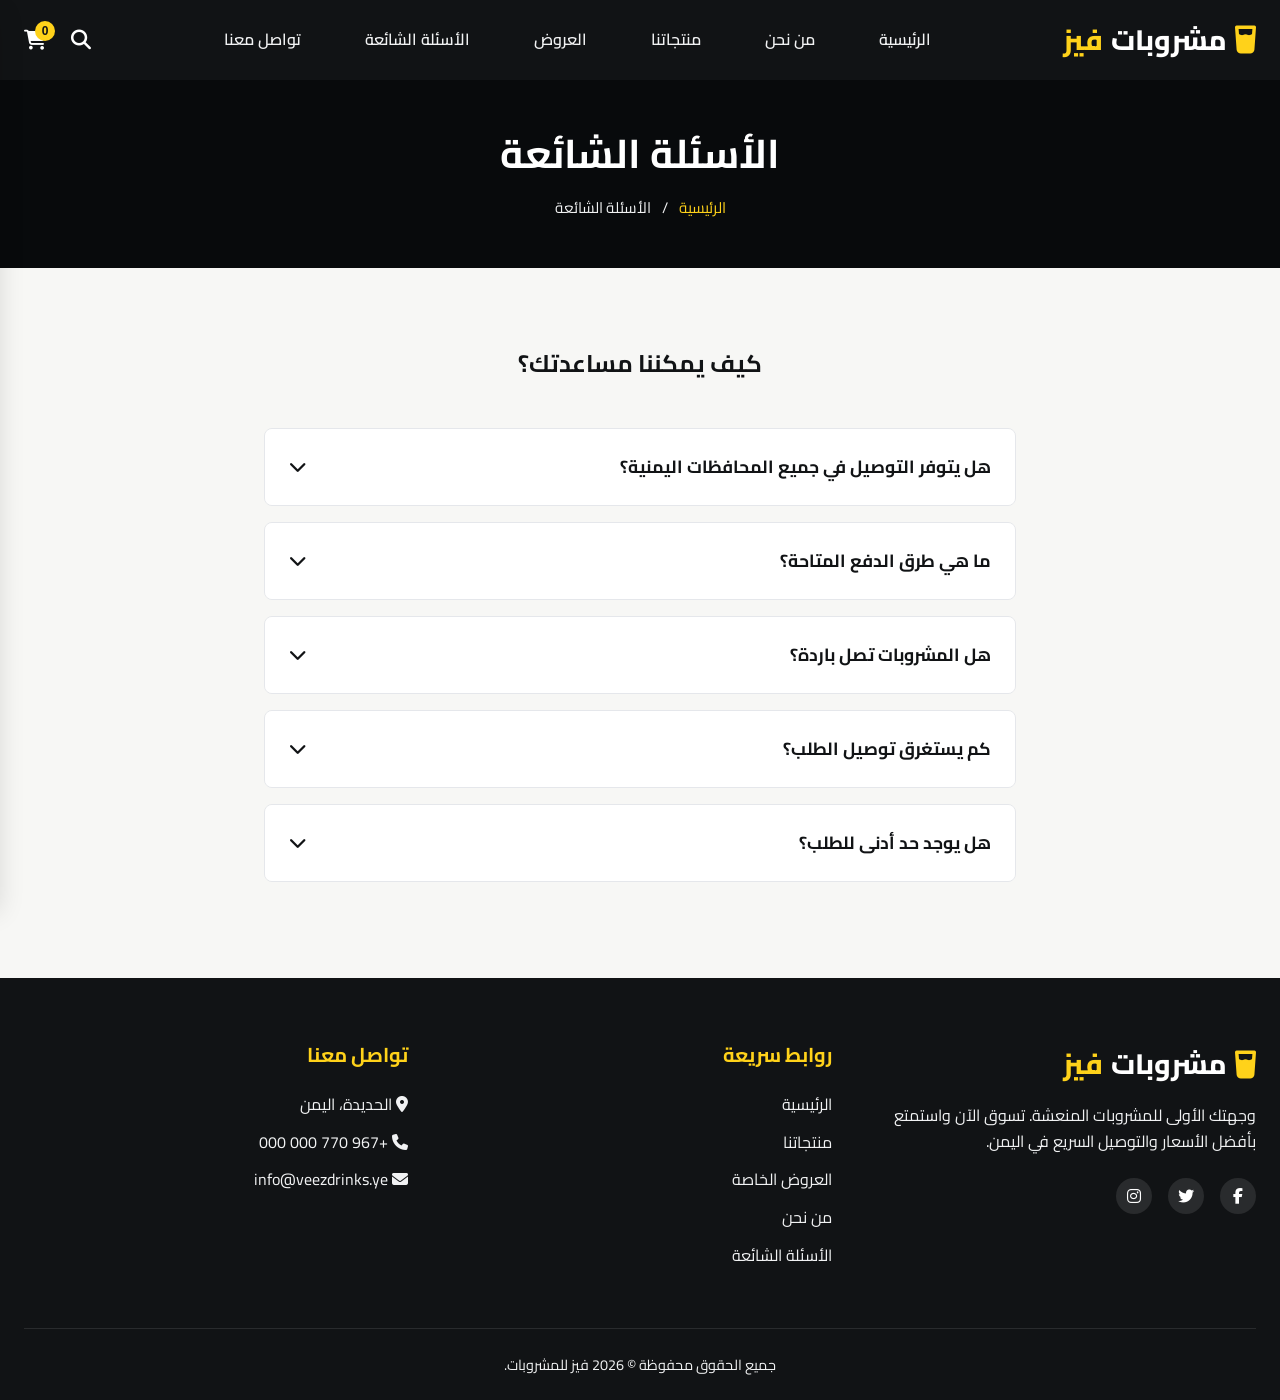
<file: faq.html>
<!DOCTYPE html>
<html lang="ar" dir="rtl">
<head>
    <meta charset="UTF-8">
    <meta name="viewport" content="width=device-width, initial-scale=1.0">
    <title>الأسئلة الشائعة | فيز للمشروبات</title>
    <link rel="stylesheet" href="https://cdnjs.cloudflare.com/ajax/libs/font-awesome/6.4.0/css/all.min.css">
    <link rel="stylesheet" href="css/style.css">
    <style>
        .faq-container {
            max-width: 800px;
            margin: 0 auto;
        }
        .faq-item {
            background-color: var(--white);
            border-radius: var(--border-radius-sm);
            border: 1px solid var(--border);
            margin-bottom: 16px;
            overflow: hidden;
        }
        .faq-question {
            padding: 24px;
            font-weight: 700;
            font-size: 1.1rem;
            color: var(--primary);
            cursor: pointer;
            display: flex;
            justify-content: space-between;
            align-items: center;
            background-color: var(--white);
            transition: var(--transition);
        }
        .faq-question:hover {
            color: var(--brand-yellow);
        }
        .faq-answer {
            padding: 0 24px;
            max-height: 0;
            overflow: hidden;
            transition: all 0.3s ease;
            color: var(--text-secondary);
            line-height: 1.6;
        }
        .faq-item.active .faq-answer {
            padding: 0 24px 24px;
            max-height: 500px;
        }
        .faq-item.active .faq-question i {
            transform: rotate(180deg);
        }
        .faq-question i {
            transition: transform 0.3s ease;
        }
    </style>
</head>
<body>
    <!-- Header -->
    <header class="header">
        <div class="container header-container">
            <div class="logo">
                <i class="fa-solid fa-glass-water" style="color: var(--brand-yellow)"></i>
                مشروبات <span>فيز</span>
            </div>
            <nav class="nav-links">
                <a href="index.html">الرئيسية</a>
                <a href="about.html">من نحن</a>
                <a href="products.html">منتجاتنا</a>
                <a href="offers.html">العروض</a>
                <a href="faq.html">الأسئلة الشائعة</a>
                <a href="contact.html">تواصل معنا</a>
            </nav>
            <div class="header-actions">
                <button class="icon-btn"><i class="fa-solid fa-search"></i></button>
                <button class="icon-btn cart-btn"><i class="fa-solid fa-cart-shopping"></i><span class="cart-count">0</span></button>
                <button class="menu-toggle"><i class="fa-solid fa-bars"></i></button>
            </div>
        </div>
    </header>

    <!-- Cart Sidebar -->
    <div class="cart-overlay"></div>
    <div class="side-cart">
        <div class="cart-header">
            <h3>سلة المشتريات</h3>
            <button class="close-cart"><i class="fa-solid fa-xmark"></i></button>
        </div>
        <div class="cart-items"></div>
        <div class="cart-footer">
            <div class="cart-total">
                <span>الإجمالي:</span>
                <span class="cart-total-amount">$0.00</span>
            </div>
            <a href="cart.html" class="btn btn-secondary">عرض السلة</a>
            <a href="checkout.html" class="btn btn-primary">إتمام الطلب</a>
        </div>
    </div>

    <!-- Page Header -->
    <section class="page-header">
        <div class="container">
            <h1 class="page-title">الأسئلة الشائعة</h1>
            <div class="breadcrumb">
                <a href="index.html">الرئيسية</a> <span>/</span> الأسئلة الشائعة
            </div>
        </div>
    </section>

    <!-- FAQ Content -->
    <section class="section-padding">
        <div class="container faq-container">
            <h2 style="text-align: center; margin-bottom: 48px; color: var(--primary);">كيف يمكننا مساعدتك؟</h2>
            
            <div class="faq-item">
                <div class="faq-question">
                    هل يتوفر التوصيل في جميع المحافظات اليمنية؟
                    <i class="fa-solid fa-chevron-down"></i>
                </div>
                <div class="faq-answer">
                    في الوقت الحالي، خدمات التوصيل لدينا تغطي مدينة الحديدة وبعض المحافظات الرئيسية. نعمل باستمرار على توسيع نطاق خدماتنا لتشمل جميع مناطق اليمن قريباً.
                </div>
            </div>

            <div class="faq-item">
                <div class="faq-question">
                    ما هي طرق الدفع المتاحة؟
                    <i class="fa-solid fa-chevron-down"></i>
                </div>
                <div class="faq-answer">
                    نوفر خيارات دفع متعددة لراحتكم، منها الدفع نقداً عند الاستلام، والدفع عبر تطبيقات المحافظ الإلكترونية المتوفرة في اليمن مثل (جوالي، فلوسك، موبايل موني)، بالإضافة إلى التحويلات البنكية.
                </div>
            </div>

            <div class="faq-item">
                <div class="faq-question">
                    هل المشروبات تصل باردة؟
                    <i class="fa-solid fa-chevron-down"></i>
                </div>
                <div class="faq-answer">
                    نعم بالتأكيد! نحن نستخدم سيارات مبردة وحافظات حرارية متخصصة لضمان وصول جميع المشروبات الغازية والعصائر إليكم باردة ومنعشة كما تحبونها.
                </div>
            </div>

            <div class="faq-item">
                <div class="faq-question">
                    كم يستغرق توصيل الطلب؟
                    <i class="fa-solid fa-chevron-down"></i>
                </div>
                <div class="faq-answer">
                    داخل مدينة الحديدة يتم توصيل الطلب خلال ساعتين إلى 4 ساعات كحد أقصى من وقت تأكيد الطلب. أما للمحافظات الأخرى فقد يستغرق الطلب من 24 إلى 48 ساعة حسب المنطقة.
                </div>
            </div>

            <div class="faq-item">
                <div class="faq-question">
                    هل يوجد حد أدنى للطلب؟
                    <i class="fa-solid fa-chevron-down"></i>
                </div>
                <div class="faq-answer">
                    لا يوجد حد أدنى للطلب للاستلام من فروعنا. ولكن بالنسبة لخدمة التوصيل المنزلي، يجب أن يكون إجمالي الطلب 5000 ريال يمني أو أكثر.
                </div>
            </div>
        </div>
    </section>

    <!-- Footer -->
    <footer class="footer">
        <div class="container">
            <div class="footer-grid">
                <div class="footer-col">
                    <div class="logo">
                        <i class="fa-solid fa-glass-water" style="color: var(--brand-yellow)"></i>
                        مشروبات <span>فيز</span>
                    </div>
                    <p class="footer-desc">وجهتك الأولى للمشروبات المنعشة. تسوق الآن واستمتع بأفضل الأسعار والتوصيل السريع في اليمن.</p>
                    <div class="social-links">
                        <a href="#"><i class="fa-brands fa-facebook-f"></i></a>
                        <a href="#"><i class="fa-brands fa-twitter"></i></a>
                        <a href="#"><i class="fa-brands fa-instagram"></i></a>
                    </div>
                </div>
                <div class="footer-col">
                    <h3>روابط سريعة</h3>
                    <ul class="footer-links">
                        <li><a href="index.html">الرئيسية</a></li>
                        <li><a href="products.html">منتجاتنا</a></li>
                        <li><a href="offers.html">العروض الخاصة</a></li>
                        <li><a href="about.html">من نحن</a></li>
                        <li><a href="faq.html">الأسئلة الشائعة</a></li>
                    </ul>
                </div>
                <div class="footer-col">
                    <h3>تواصل معنا</h3>
                    <ul class="footer-links">
                        <li><a href="contact.html"><i class="fa-solid fa-location-dot"></i> الحديدة، اليمن</a></li>
                        <li><a href="contact.html"><i class="fa-solid fa-phone"></i> +967 770 000 000</a></li>
                        <li><a href="contact.html"><i class="fa-solid fa-envelope"></i> info@veezdrinks.ye</a></li>
                    </ul>
                </div>
            </div>
            <div class="footer-bottom">
                <p>جميع الحقوق محفوظة &copy; 2026 فيز للمشروبات.</p>
            </div>
        </div>
    </footer>

    <script src="js/data.js"></script>
    <script src="js/main.js"></script>
    <script>
        document.querySelectorAll('.faq-question').forEach(question => {
            question.addEventListener('click', () => {
                const item = question.parentElement;
                const isActive = item.classList.contains('active');
                
                // Close all
                document.querySelectorAll('.faq-item').forEach(el => el.classList.remove('active'));
                
                // Toggle current
                if (!isActive) {
                    item.classList.add('active');
                }
            });
        });
    </script>
</body>
</html>
</file>
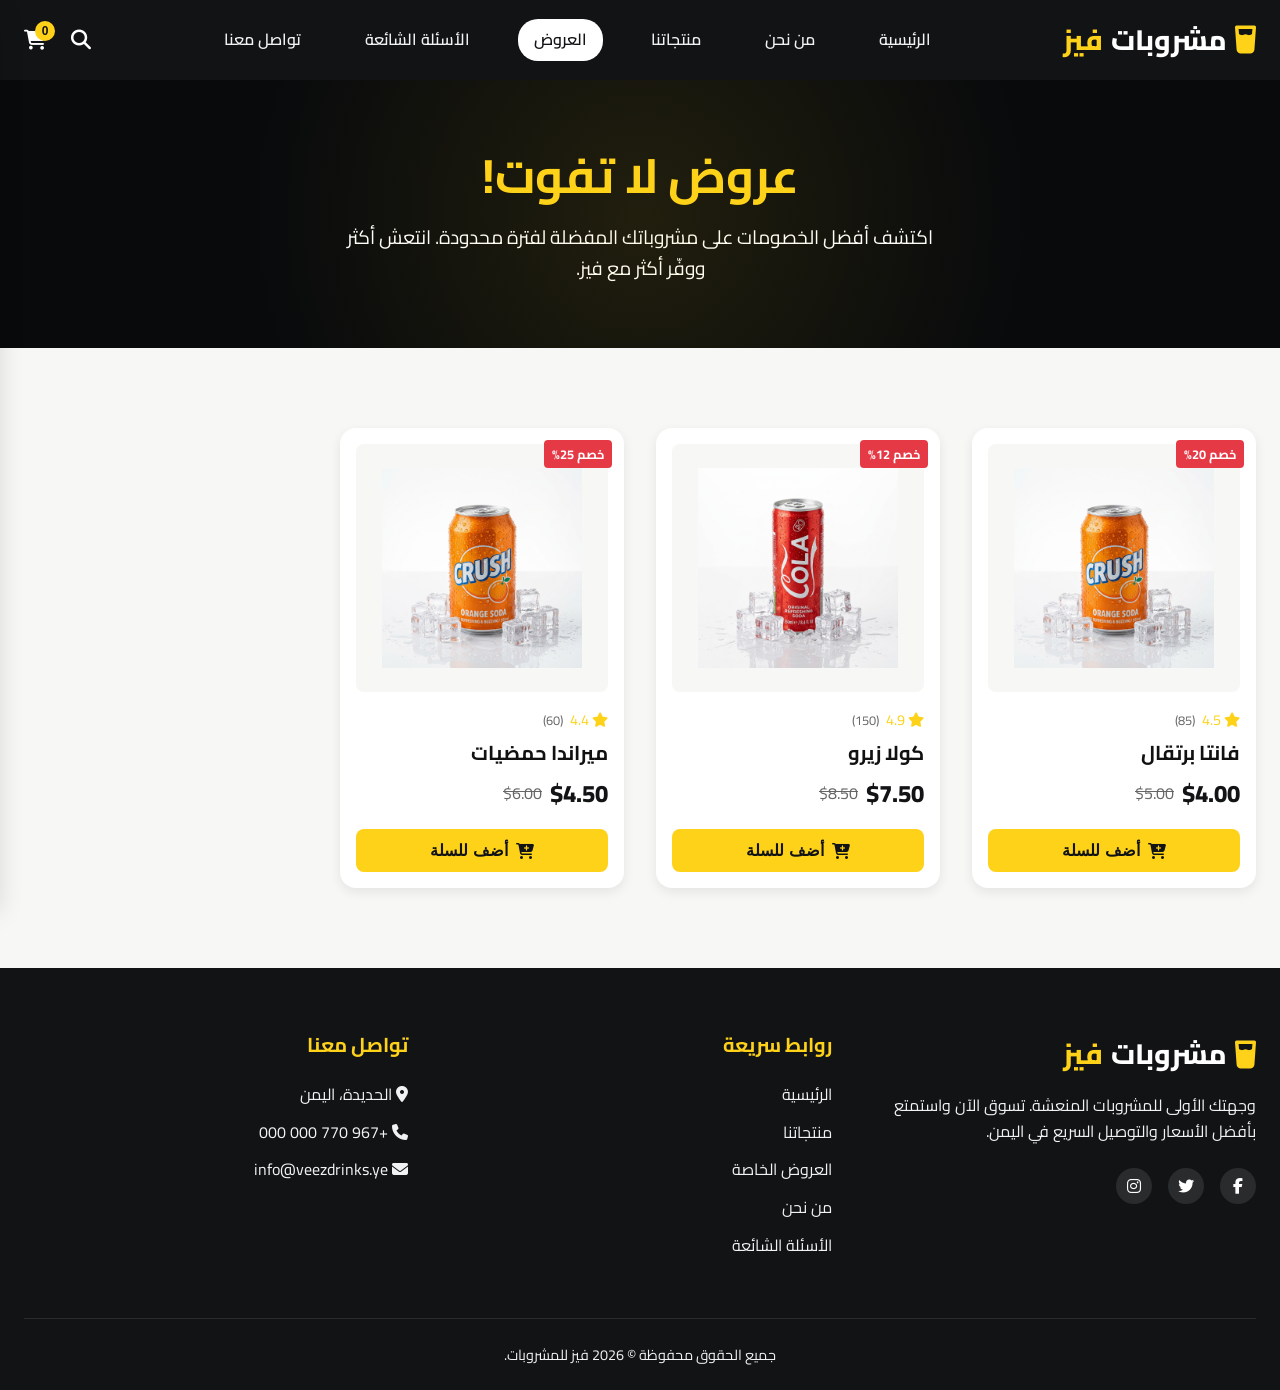
<file: offers.html>
<!DOCTYPE html>
<html lang="ar" dir="rtl">
<head>
    <meta charset="UTF-8">
    <meta name="viewport" content="width=device-width, initial-scale=1.0">
    <title>العروض | فيز للمشروبات</title>
    <link rel="stylesheet" href="https://cdnjs.cloudflare.com/ajax/libs/font-awesome/6.4.0/css/all.min.css">
    <link rel="stylesheet" href="css/style.css">
</head>
<body>
    <!-- Header -->
    <header class="header">
        <div class="container header-container">
            <div class="logo">
                <i class="fa-solid fa-glass-water" style="color: var(--brand-yellow)"></i>
                مشروبات <span>فيز</span>
            </div>
            <nav class="nav-links">
                <a href="index.html">الرئيسية</a>
                <a href="about.html">من نحن</a>
                <a href="products.html">منتجاتنا</a>
                <a href="offers.html" class="active">العروض</a>
                <a href="faq.html">الأسئلة الشائعة</a>
                <a href="contact.html">تواصل معنا</a>
            </nav>
            <div class="header-actions">
                <button class="icon-btn"><i class="fa-solid fa-search"></i></button>
                <button class="icon-btn cart-btn"><i class="fa-solid fa-cart-shopping"></i><span class="cart-count">0</span></button>
                <button class="menu-toggle"><i class="fa-solid fa-bars"></i></button>
            </div>
        </div>
    </header>

    <!-- Cart Sidebar -->
    <div class="cart-overlay"></div>
    <div class="side-cart">
        <div class="cart-header">
            <h3>سلة المشتريات</h3>
            <button class="close-cart"><i class="fa-solid fa-xmark"></i></button>
        </div>
        <div class="cart-items"></div>
        <div class="cart-footer">
            <div class="cart-total">
                <span>الإجمالي:</span>
                <span class="cart-total-amount">$0.00</span>
            </div>
            <a href="cart.html" class="btn btn-secondary">عرض السلة</a>
            <a href="checkout.html" class="btn btn-primary">إتمام الطلب</a>
        </div>
    </div>

    <!-- Offers Banner -->
    <section class="hero" style="background: var(--dark); padding: 64px 0; text-align: center;">
        <div class="container">
            <h1 style="font-size: 3rem; color: var(--brand-yellow); margin-bottom: 16px;">عروض لا تفوت!</h1>
            <p style="color: var(--white); font-size: 1.2rem; max-width: 600px; margin: 0 auto;">اكتشف أفضل الخصومات على مشروباتك المفضلة لفترة محدودة. انتعش أكثر ووفّر أكثر مع فيز.</p>
        </div>
    </section>

    <!-- Offers Section -->
    <section class="products section-padding" style="background-color: var(--off-white); min-height: 50vh;">
        <div class="container">
            <div class="product-grid" id="offers-products">
                <!-- Injected via main.js -->
            </div>
        </div>
    </section>

    <!-- Footer -->
    <footer class="footer">
        <div class="container">
            <div class="footer-grid">
                <div class="footer-col">
                    <div class="logo">
                        <i class="fa-solid fa-glass-water" style="color: var(--brand-yellow)"></i>
                        مشروبات <span>فيز</span>
                    </div>
                    <p class="footer-desc">وجهتك الأولى للمشروبات المنعشة. تسوق الآن واستمتع بأفضل الأسعار والتوصيل السريع في اليمن.</p>
                    <div class="social-links">
                        <a href="#"><i class="fa-brands fa-facebook-f"></i></a>
                        <a href="#"><i class="fa-brands fa-twitter"></i></a>
                        <a href="#"><i class="fa-brands fa-instagram"></i></a>
                    </div>
                </div>
                <div class="footer-col">
                    <h3>روابط سريعة</h3>
                    <ul class="footer-links">
                        <li><a href="index.html">الرئيسية</a></li>
                        <li><a href="products.html">منتجاتنا</a></li>
                        <li><a href="offers.html">العروض الخاصة</a></li>
                        <li><a href="about.html">من نحن</a></li>
                        <li><a href="faq.html">الأسئلة الشائعة</a></li>
                    </ul>
                </div>
                <div class="footer-col">
                    <h3>تواصل معنا</h3>
                    <ul class="footer-links">
                        <li><a href="contact.html"><i class="fa-solid fa-location-dot"></i> الحديدة، اليمن</a></li>
                        <li><a href="contact.html"><i class="fa-solid fa-phone"></i> +967 770 000 000</a></li>
                        <li><a href="contact.html"><i class="fa-solid fa-envelope"></i> info@veezdrinks.ye</a></li>
                    </ul>
                </div>
            </div>
            <div class="footer-bottom">
                <p>جميع الحقوق محفوظة &copy; 2026 فيز للمشروبات.</p>
            </div>
        </div>
    </footer>

    <script src="js/data.js"></script>
    <script src="js/main.js"></script>
</body>
</html>
</file>
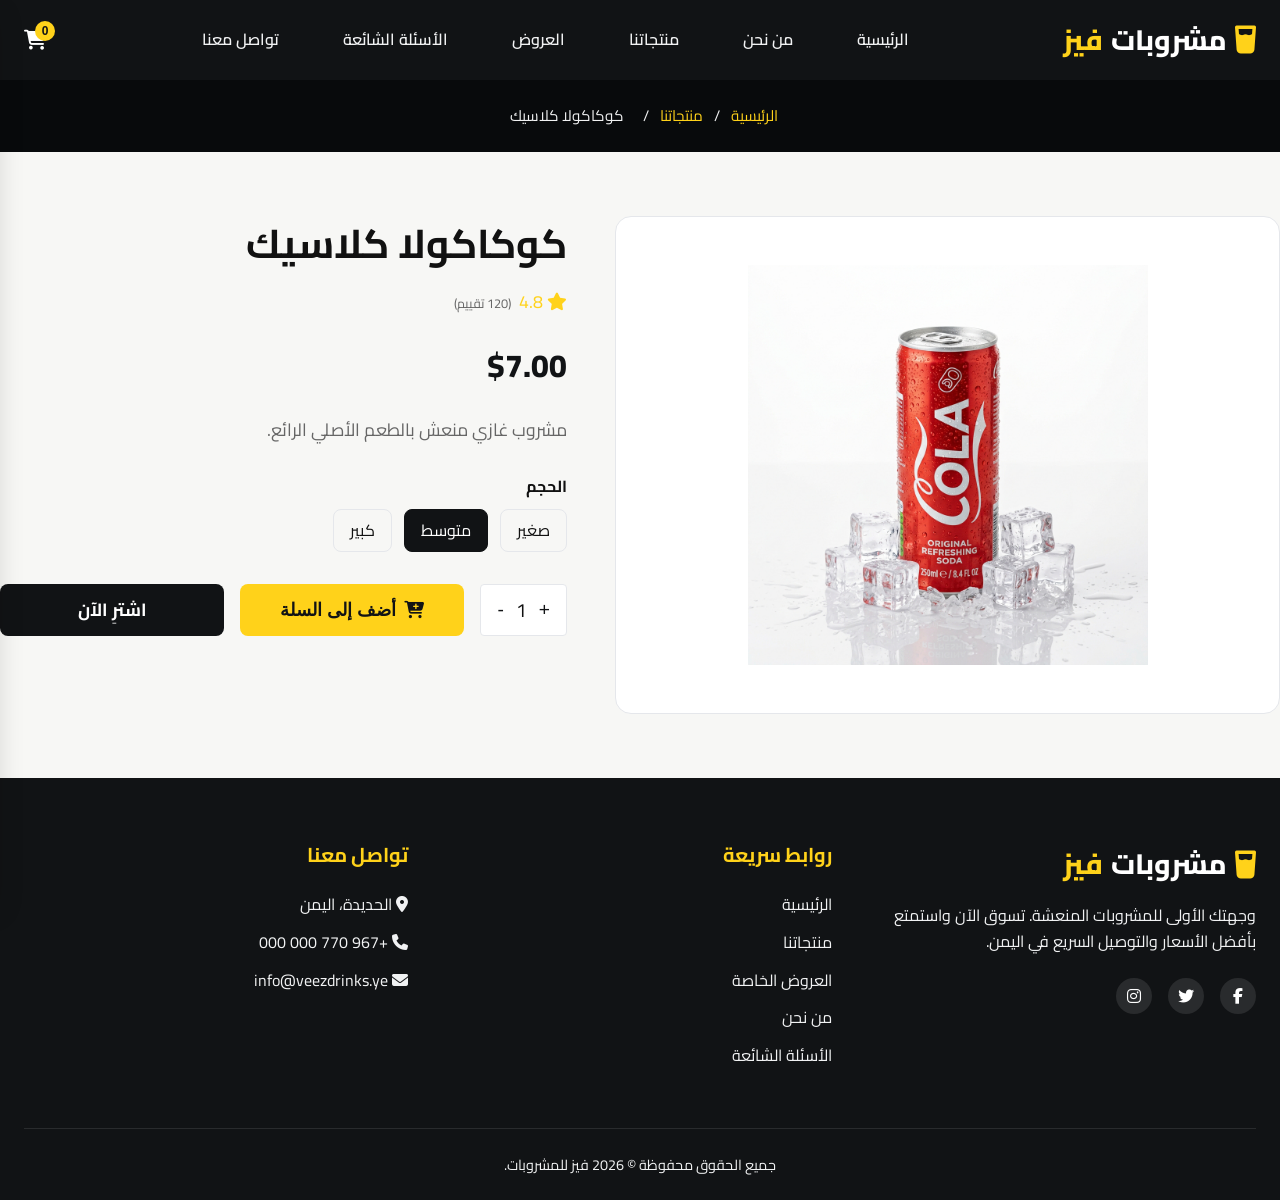
<file: product-details.html>
<!DOCTYPE html>
<html lang="ar" dir="rtl">
<head>
    <meta charset="UTF-8">
    <meta name="viewport" content="width=device-width, initial-scale=1.0">
    <title>تفاصيل المنتج | فيز للمشروبات</title>
    <link rel="stylesheet" href="https://cdnjs.cloudflare.com/ajax/libs/font-awesome/6.4.0/css/all.min.css">
    <link rel="stylesheet" href="css/style.css">
</head>
<body>
    <!-- Header -->
    <header class="header">
        <div class="container header-container">
            <div class="logo">
                <i class="fa-solid fa-glass-water" style="color: var(--brand-yellow)"></i>
                مشروبات <span>فيز</span>
            </div>
            <nav class="nav-links">
                <a href="index.html">الرئيسية</a>
                <a href="about.html">من نحن</a>
                <a href="products.html">منتجاتنا</a>
                <a href="offers.html">العروض</a>
                <a href="faq.html">الأسئلة الشائعة</a>
                <a href="contact.html">تواصل معنا</a>
            </nav>
            <div class="header-actions">
                <button class="icon-btn cart-btn"><i class="fa-solid fa-cart-shopping"></i><span class="cart-count">0</span></button>
            </div>
        </div>
    </header>

    <!-- Cart Sidebar -->
    <div class="cart-overlay"></div>
    <div class="side-cart">
        <div class="cart-header">
            <h3>سلة المشتريات</h3>
            <button class="close-cart"><i class="fa-solid fa-xmark"></i></button>
        </div>
        <div class="cart-items"></div>
        <div class="cart-footer">
            <div class="cart-total">
                <span>الإجمالي:</span>
                <span class="cart-total-amount">$0.00</span>
            </div>
            <a href="cart.html" class="btn btn-secondary">عرض السلة</a>
            <a href="checkout.html" class="btn btn-primary">إتمام الطلب</a>
        </div>
    </div>

    <!-- Page Header -->
    <section class="page-header" style="padding: 24px 0;">
        <div class="container">
            <div class="breadcrumb">
                <a href="index.html">الرئيسية</a> <span>/</span> <a href="products.html">منتجاتنا</a> <span>/</span> <span id="bc-name">جاري التحميل...</span>
            </div>
        </div>
    </section>

    <!-- Product Details Section -->
    <div class="container product-details-container">
        <div class="product-gallery">
            <img src="" id="detail-image" alt="">
        </div>
        
        <div class="product-info">
            <h1 class="product-title" id="detail-title">جاري التحميل...</h1>
            <div class="product-rating" style="font-size: 1.1rem; margin-bottom: 24px;">
                <i class="fa-solid fa-star"></i>
                <span id="detail-rating">--</span>
                <span class="count" id="detail-reviews" style="color: var(--text-secondary);">(0 تقييم)</span>
            </div>
            
            <div class="product-price-row" id="detail-price-row">
                <!-- Price injected here -->
            </div>
            
            <p class="product-description" id="detail-desc">
                جاري التحميل...
            </p>
            
            <div class="options-group">
                <h4>الحجم</h4>
                <div class="size-options">
                    <div class="size-option">صغير</div>
                    <div class="size-option active">متوسط</div>
                    <div class="size-option">كبير</div>
                </div>
            </div>
            
            <div class="add-to-cart-section">
                <div class="quantity-control" style="border: 1px solid var(--border); background-color: var(--white);">
                    <button class="qty-btn" id="qty-plus">+</button>
                    <span id="qty-val">1</span>
                    <button class="qty-btn" id="qty-minus">-</button>
                </div>
                <button class="btn btn-primary" id="add-btn"><i class="fa-solid fa-cart-plus"></i> أضف إلى السلة</button>
                <a href="checkout.html" class="btn btn-dark">اشترِ الآن</a>
            </div>
        </div>
    </div>

    <!-- Footer -->
    <footer class="footer">
        <div class="container">
            <div class="footer-grid">
                <div class="footer-col">
                    <div class="logo">
                        <i class="fa-solid fa-glass-water" style="color: var(--brand-yellow)"></i>
                        مشروبات <span>فيز</span>
                    </div>
                    <p class="footer-desc">وجهتك الأولى للمشروبات المنعشة. تسوق الآن واستمتع بأفضل الأسعار والتوصيل السريع في اليمن.</p>
                    <div class="social-links">
                        <a href="#"><i class="fa-brands fa-facebook-f"></i></a>
                        <a href="#"><i class="fa-brands fa-twitter"></i></a>
                        <a href="#"><i class="fa-brands fa-instagram"></i></a>
                    </div>
                </div>
                <div class="footer-col">
                    <h3>روابط سريعة</h3>
                    <ul class="footer-links">
                        <li><a href="index.html">الرئيسية</a></li>
                        <li><a href="products.html">منتجاتنا</a></li>
                        <li><a href="offers.html">العروض الخاصة</a></li>
                        <li><a href="about.html">من نحن</a></li>
                        <li><a href="faq.html">الأسئلة الشائعة</a></li>
                    </ul>
                </div>
                <div class="footer-col">
                    <h3>تواصل معنا</h3>
                    <ul class="footer-links">
                        <li><a href="contact.html"><i class="fa-solid fa-location-dot"></i> الحديدة، اليمن</a></li>
                        <li><a href="contact.html"><i class="fa-solid fa-phone"></i> +967 770 000 000</a></li>
                        <li><a href="contact.html"><i class="fa-solid fa-envelope"></i> info@veezdrinks.ye</a></li>
                    </ul>
                </div>
            </div>
            <div class="footer-bottom">
                <p>جميع الحقوق محفوظة &copy; 2026 فيز للمشروبات.</p>
            </div>
        </div>
    </footer>

    <script src="js/data.js"></script>
    <script src="js/main.js"></script>
    <script>
        document.addEventListener('DOMContentLoaded', () => {
            const productId = parseInt(getUrlParam('id')) || 1; // default 1
            const product = products.find(p => p.id === productId);
            
            if(product) {
                document.getElementById('bc-name').textContent = product.name;
                document.getElementById('detail-title').textContent = product.name;
                document.getElementById('detail-desc').textContent = product.description;
                document.getElementById('detail-rating').textContent = product.rating;
                document.getElementById('detail-reviews').textContent = `(${product.reviewsCount} تقييم)`;
                document.getElementById('detail-image').src = product.image;
                
                let priceHtml = `<div class="current-price">$${product.price.toFixed(2)}</div>`;
                if(product.discount > 0) {
                    priceHtml = `
                        <div class="current-price">$${product.price.toFixed(2)}</div>
                        <div class="old-price">$${product.oldPrice.toFixed(2)}</div>
                        <div class="discount-badge" style="position: static; margin-right: 16px;">خصم ${product.discount}%</div>
                    `;
                }
                document.getElementById('detail-price-row').innerHTML = priceHtml;
                
                let qty = 1;
                document.getElementById('qty-plus').onclick = () => { qty++; document.getElementById('qty-val').textContent = qty; };
                document.getElementById('qty-minus').onclick = () => { if(qty > 1) qty--; document.getElementById('qty-val').textContent = qty; };
                
                document.getElementById('add-btn').onclick = () => {
                    addToCart(product.id, qty);
                };
            }
        });
    </script>
</body>
</html>
</file>
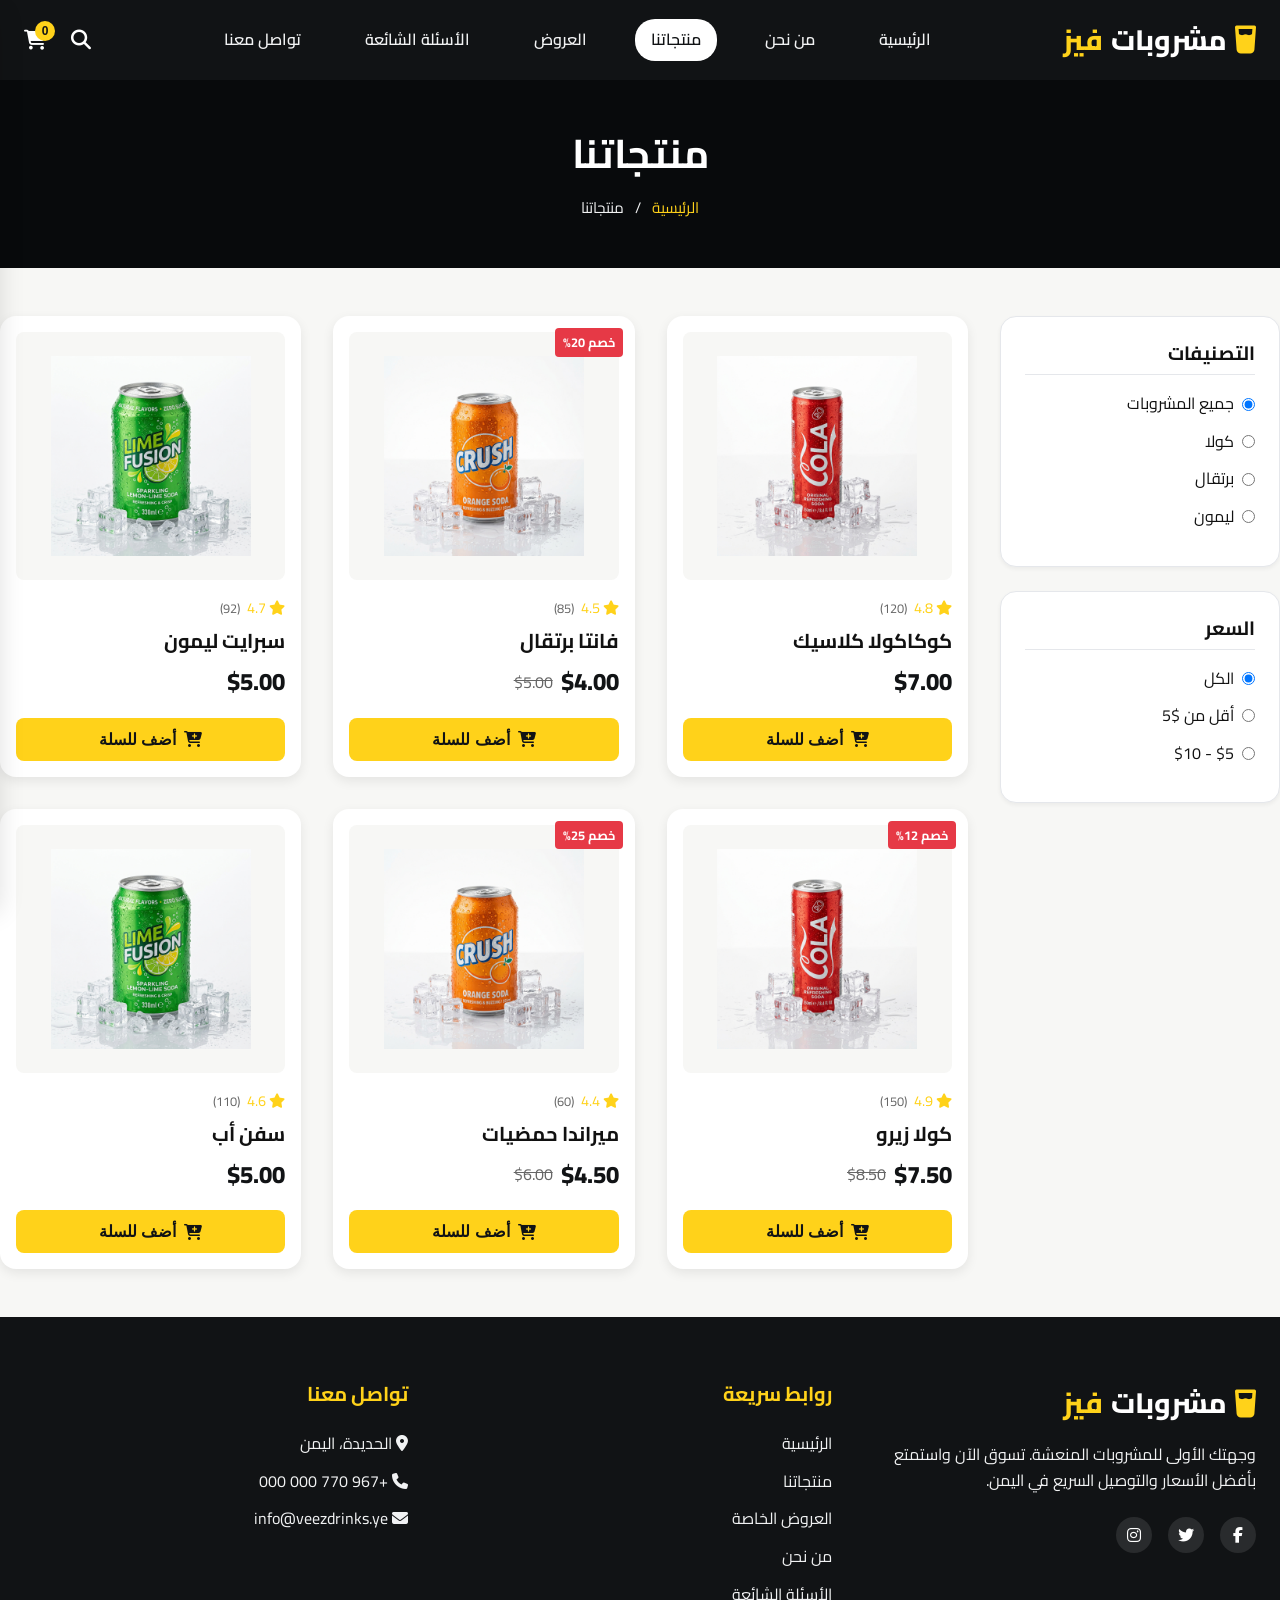
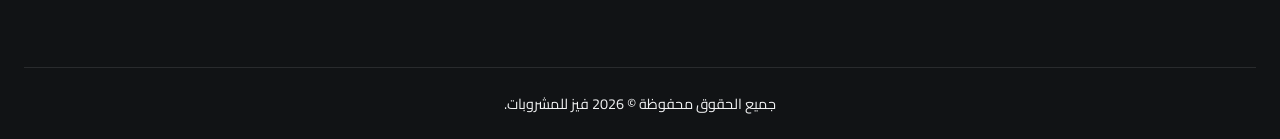
<file: products.html>
<!DOCTYPE html>
<html lang="ar" dir="rtl">
<head>
    <meta charset="UTF-8">
    <meta name="viewport" content="width=device-width, initial-scale=1.0">
    <title>منتجاتنا | فيز للمشروبات</title>
    <link rel="stylesheet" href="https://cdnjs.cloudflare.com/ajax/libs/font-awesome/6.4.0/css/all.min.css">
    <link rel="stylesheet" href="css/style.css">
</head>
<body>
    <!-- Header -->
    <header class="header">
        <div class="container header-container">
            <div class="logo">
                <i class="fa-solid fa-glass-water" style="color: var(--brand-yellow)"></i>
                مشروبات <span>فيز</span>
            </div>
            <nav class="nav-links">
                <a href="index.html">الرئيسية</a>
                <a href="about.html">من نحن</a>
                <a href="products.html" class="active">منتجاتنا</a>
                <a href="offers.html">العروض</a>
                <a href="faq.html">الأسئلة الشائعة</a>
                <a href="contact.html">تواصل معنا</a>
            </nav>
            <div class="header-actions">
                <button class="icon-btn"><i class="fa-solid fa-search"></i></button>
                <button class="icon-btn cart-btn"><i class="fa-solid fa-cart-shopping"></i><span class="cart-count">0</span></button>
                <button class="menu-toggle"><i class="fa-solid fa-bars"></i></button>
            </div>
        </div>
    </header>

    <!-- Cart Sidebar -->
    <div class="cart-overlay"></div>
    <div class="side-cart">
        <div class="cart-header">
            <h3>سلة المشتريات</h3>
            <button class="close-cart"><i class="fa-solid fa-xmark"></i></button>
        </div>
        <div class="cart-items"></div>
        <div class="cart-footer">
            <div class="cart-total">
                <span>الإجمالي:</span>
                <span class="cart-total-amount">$0.00</span>
            </div>
            <a href="cart.html" class="btn btn-secondary">عرض السلة</a>
            <a href="checkout.html" class="btn btn-primary">إتمام الطلب</a>
        </div>
    </div>

    <!-- Page Header -->
    <section class="page-header">
        <div class="container">
            <h1 class="page-title">منتجاتنا</h1>
            <div class="breadcrumb">
                <a href="index.html">الرئيسية</a> <span>/</span> منتجاتنا
            </div>
        </div>
    </section>

    <!-- Products Page Layout -->
    <div class="container page-layout">
        <aside class="sidebar">
            <div class="filter-box">
                <h3 class="filter-title">التصنيفات</h3>
                <ul class="filter-list">
                    <li><label><input type="radio" name="category" value="all" checked> جميع المشروبات</label></li>
                    <li><label><input type="radio" name="category" value="cola"> كولا</label></li>
                    <li><label><input type="radio" name="category" value="orange"> برتقال</label></li>
                    <li><label><input type="radio" name="category" value="lemon"> ليمون</label></li>
                </ul>
            </div>
            <div class="filter-box">
                <h3 class="filter-title">السعر</h3>
                <ul class="filter-list">
                    <li><label><input type="radio" name="price" value="all" checked> الكل</label></li>
                    <li><label><input type="radio" name="price" value="under5"> أقل من $5</label></li>
                    <li><label><input type="radio" name="price" value="5to10"> $5 - $10</label></li>
                </ul>
            </div>
        </aside>

        <main class="main-content">
            <div class="product-grid" id="all-products">
                <!-- Products will be injected here via JS -->
            </div>
        </main>
    </div>

    <!-- Footer -->
    <footer class="footer">
        <div class="container">
            <div class="footer-grid">
                <div class="footer-col">
                    <div class="logo">
                        <i class="fa-solid fa-glass-water" style="color: var(--brand-yellow)"></i>
                        مشروبات <span>فيز</span>
                    </div>
                    <p class="footer-desc">وجهتك الأولى للمشروبات المنعشة. تسوق الآن واستمتع بأفضل الأسعار والتوصيل السريع في اليمن.</p>
                    <div class="social-links">
                        <a href="#"><i class="fa-brands fa-facebook-f"></i></a>
                        <a href="#"><i class="fa-brands fa-twitter"></i></a>
                        <a href="#"><i class="fa-brands fa-instagram"></i></a>
                    </div>
                </div>
                <div class="footer-col">
                    <h3>روابط سريعة</h3>
                    <ul class="footer-links">
                        <li><a href="index.html">الرئيسية</a></li>
                        <li><a href="products.html">منتجاتنا</a></li>
                        <li><a href="offers.html">العروض الخاصة</a></li>
                        <li><a href="about.html">من نحن</a></li>
                        <li><a href="faq.html">الأسئلة الشائعة</a></li>
                    </ul>
                </div>
                <div class="footer-col">
                    <h3>تواصل معنا</h3>
                    <ul class="footer-links">
                        <li><a href="contact.html"><i class="fa-solid fa-location-dot"></i> الحديدة، اليمن</a></li>
                        <li><a href="contact.html"><i class="fa-solid fa-phone"></i> +967 770 000 000</a></li>
                        <li><a href="contact.html"><i class="fa-solid fa-envelope"></i> info@veezdrinks.ye</a></li>
                    </ul>
                </div>
            </div>
            <div class="footer-bottom">
                <p>جميع الحقوق محفوظة &copy; 2026 فيز للمشروبات.</p>
            </div>
        </div>
    </footer>

    <script src="js/data.js"></script>
    <script src="js/main.js"></script>
    <script>
        // Simple filtering logic
        document.addEventListener('DOMContentLoaded', () => {
            const categoryRadios = document.querySelectorAll('input[name="category"]');
            const priceRadios = document.querySelectorAll('input[name="price"]');
            const allProductsContainer = document.getElementById('all-products');

            function applyFilters() {
                const selectedCat = document.querySelector('input[name="category"]:checked').value;
                const selectedPrice = document.querySelector('input[name="price"]:checked').value;

                let filtered = products;

                if(selectedCat !== 'all') {
                    filtered = filtered.filter(p => p.category === selectedCat);
                }

                if(selectedPrice === 'under5') {
                    filtered = filtered.filter(p => p.price < 5);
                } else if(selectedPrice === '5to10') {
                    filtered = filtered.filter(p => p.price >= 5 && p.price <= 10);
                }

                renderProducts(filtered, allProductsContainer);
            }

            categoryRadios.forEach(r => r.addEventListener('change', applyFilters));
            priceRadios.forEach(r => r.addEventListener('change', applyFilters));
            
            // Check URL param for initial category filter
            const urlCat = getUrlParam('category');
            if(urlCat) {
                const radio = document.querySelector(`input[name="category"][value="${urlCat}"]`);
                if(radio) {
                    radio.checked = true;
                    applyFilters();
                }
            }
        });
    </script>
</body>
</html>
</file>
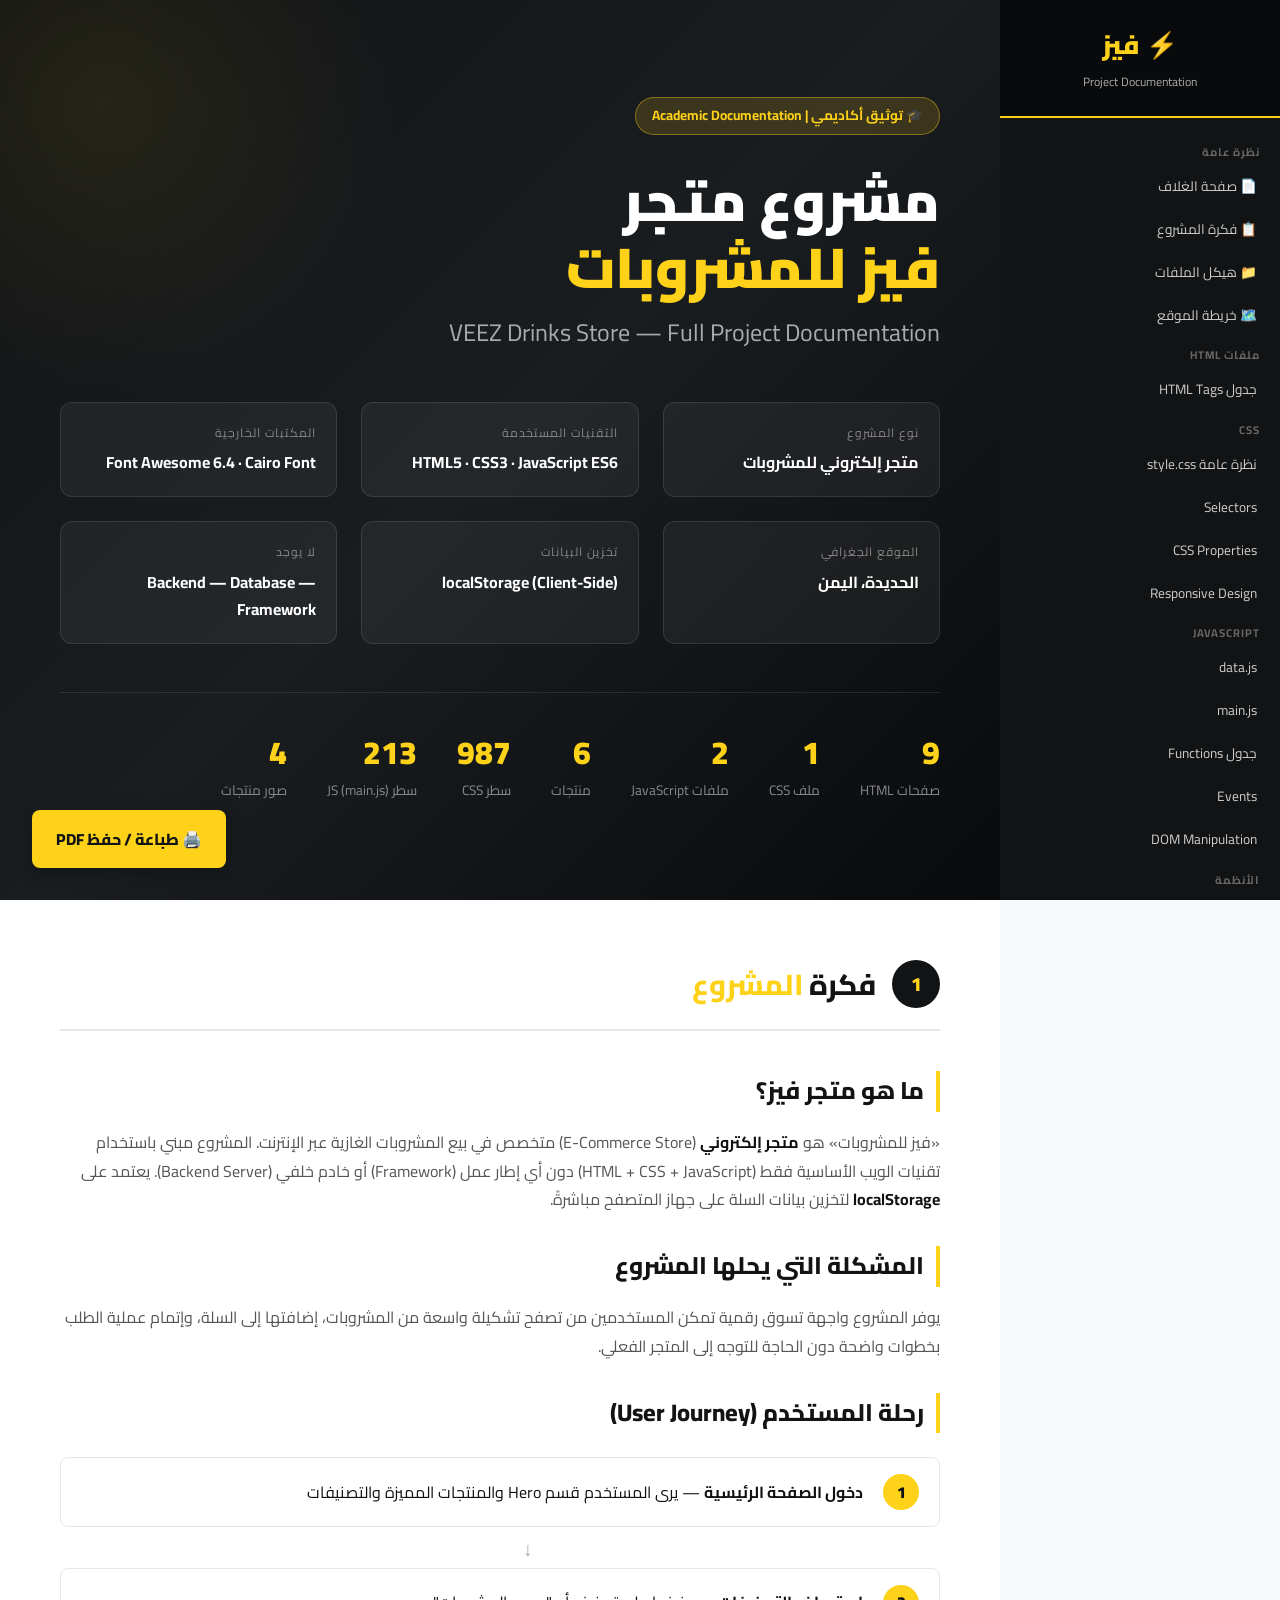
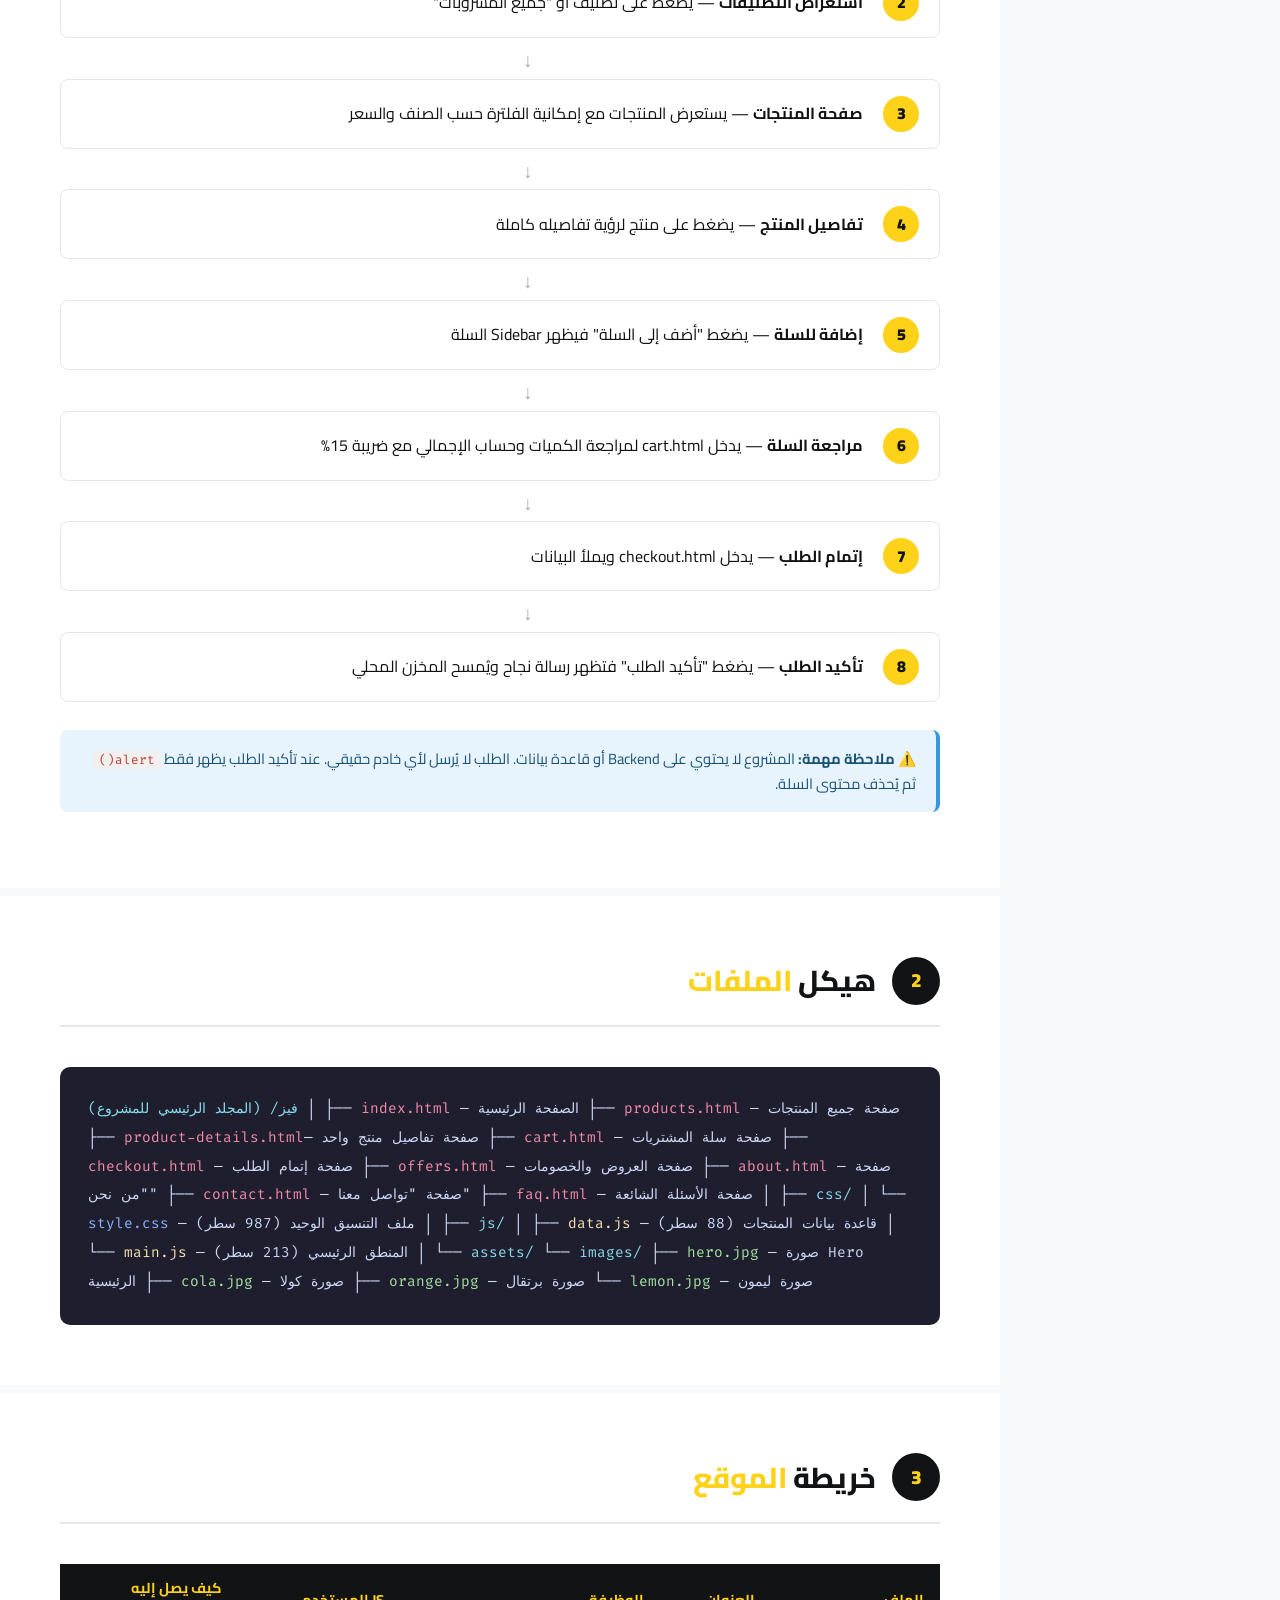
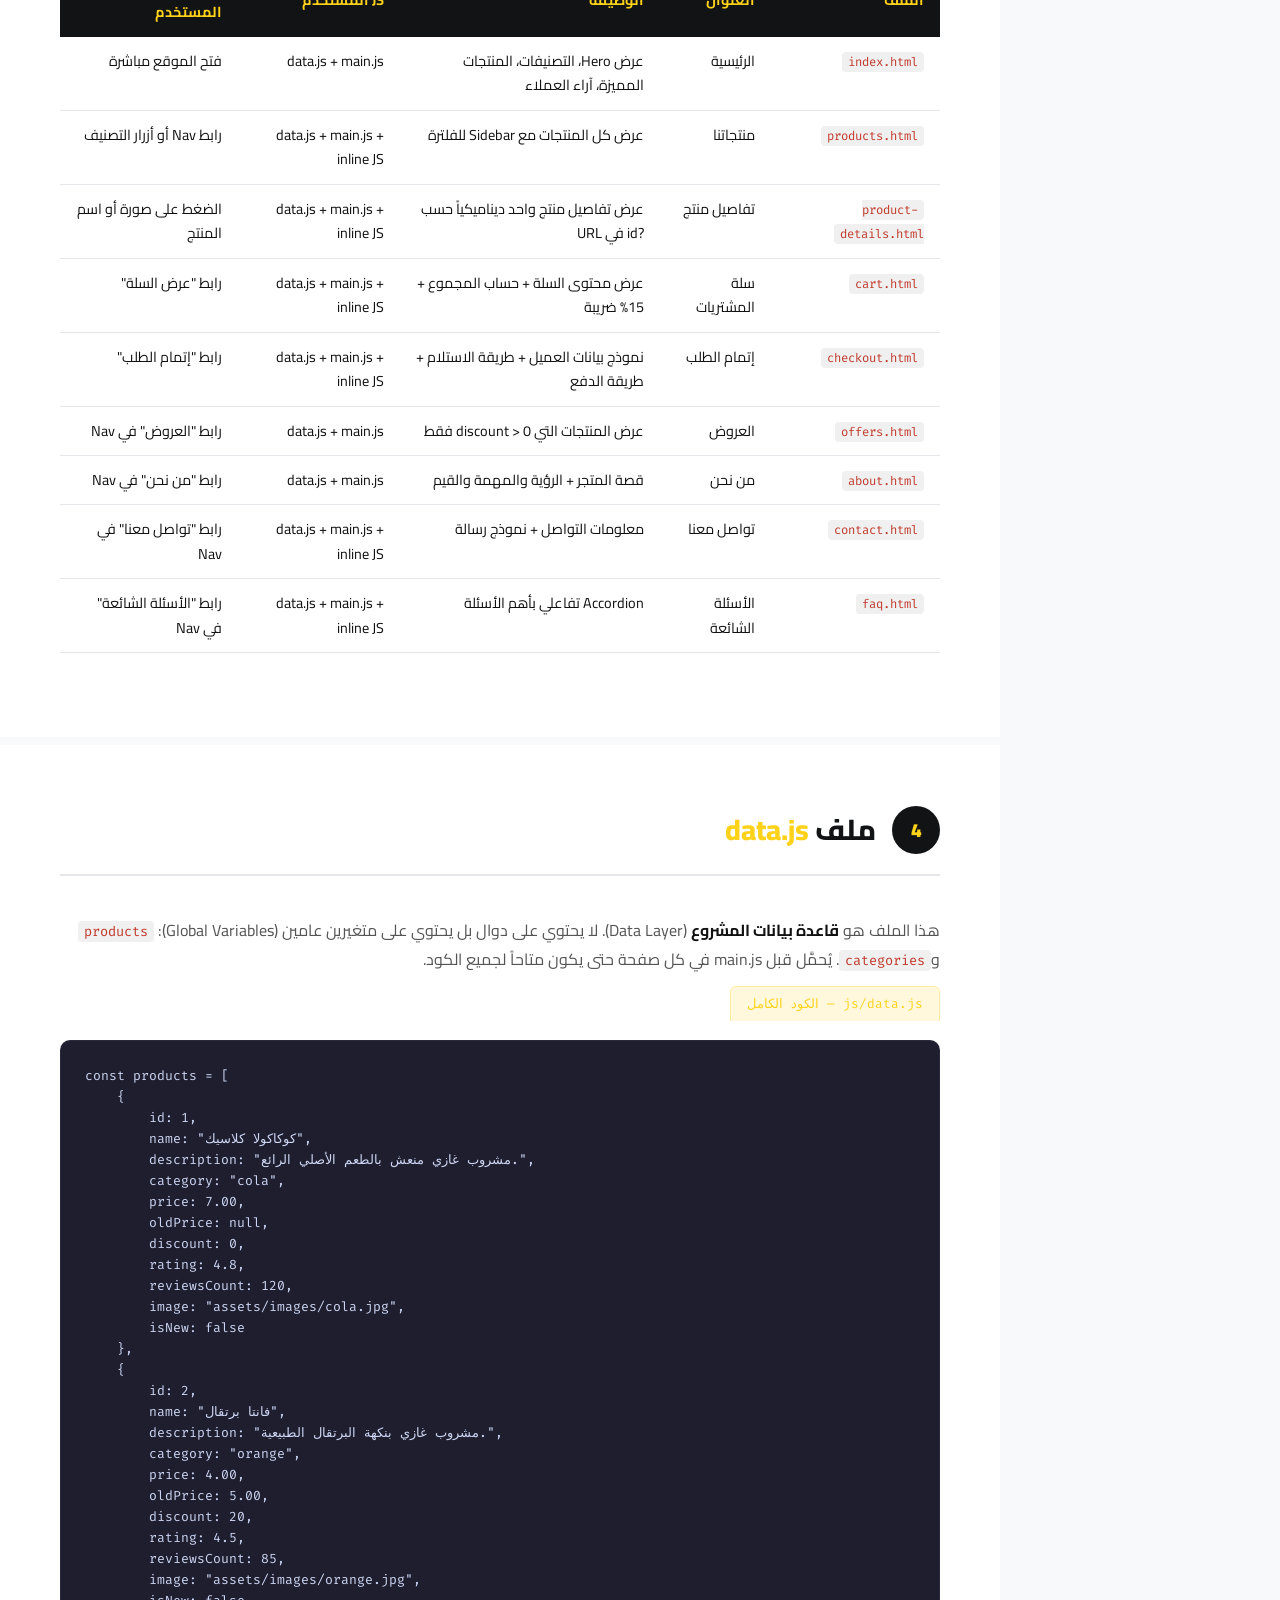
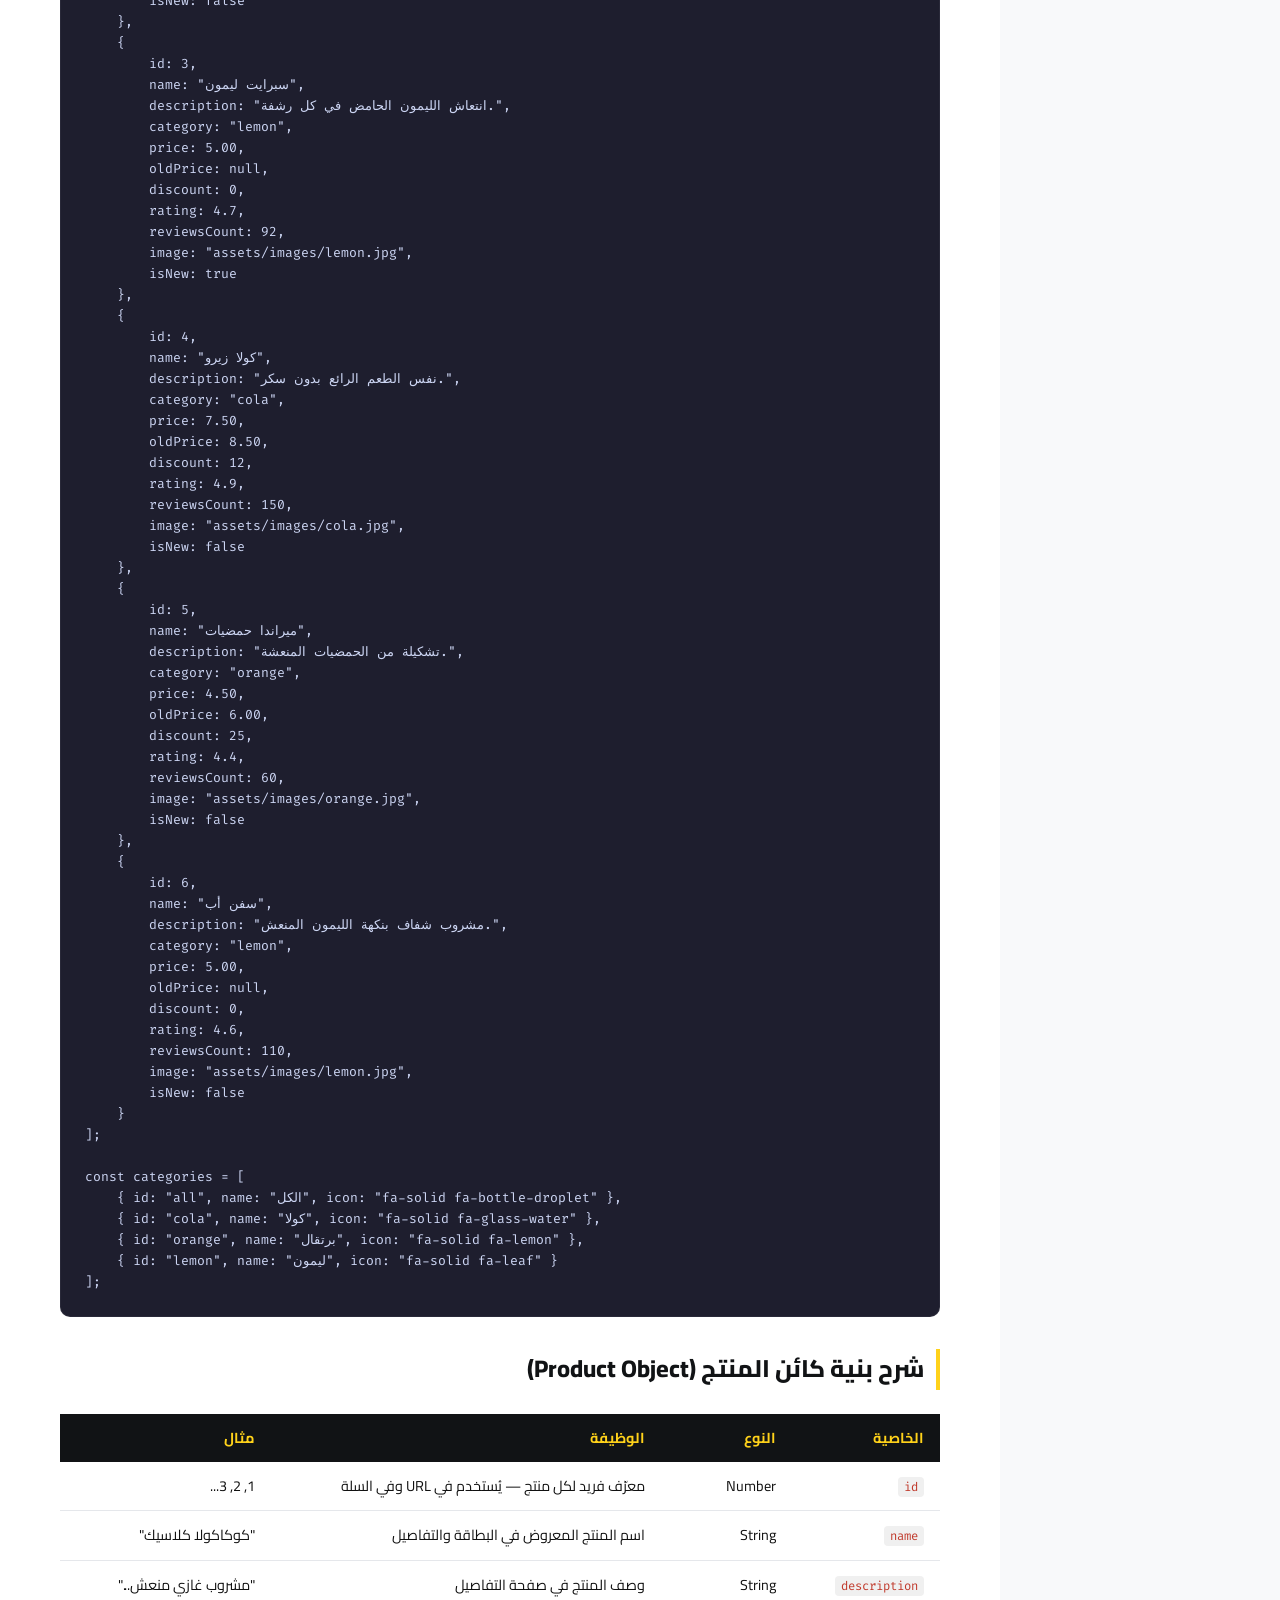
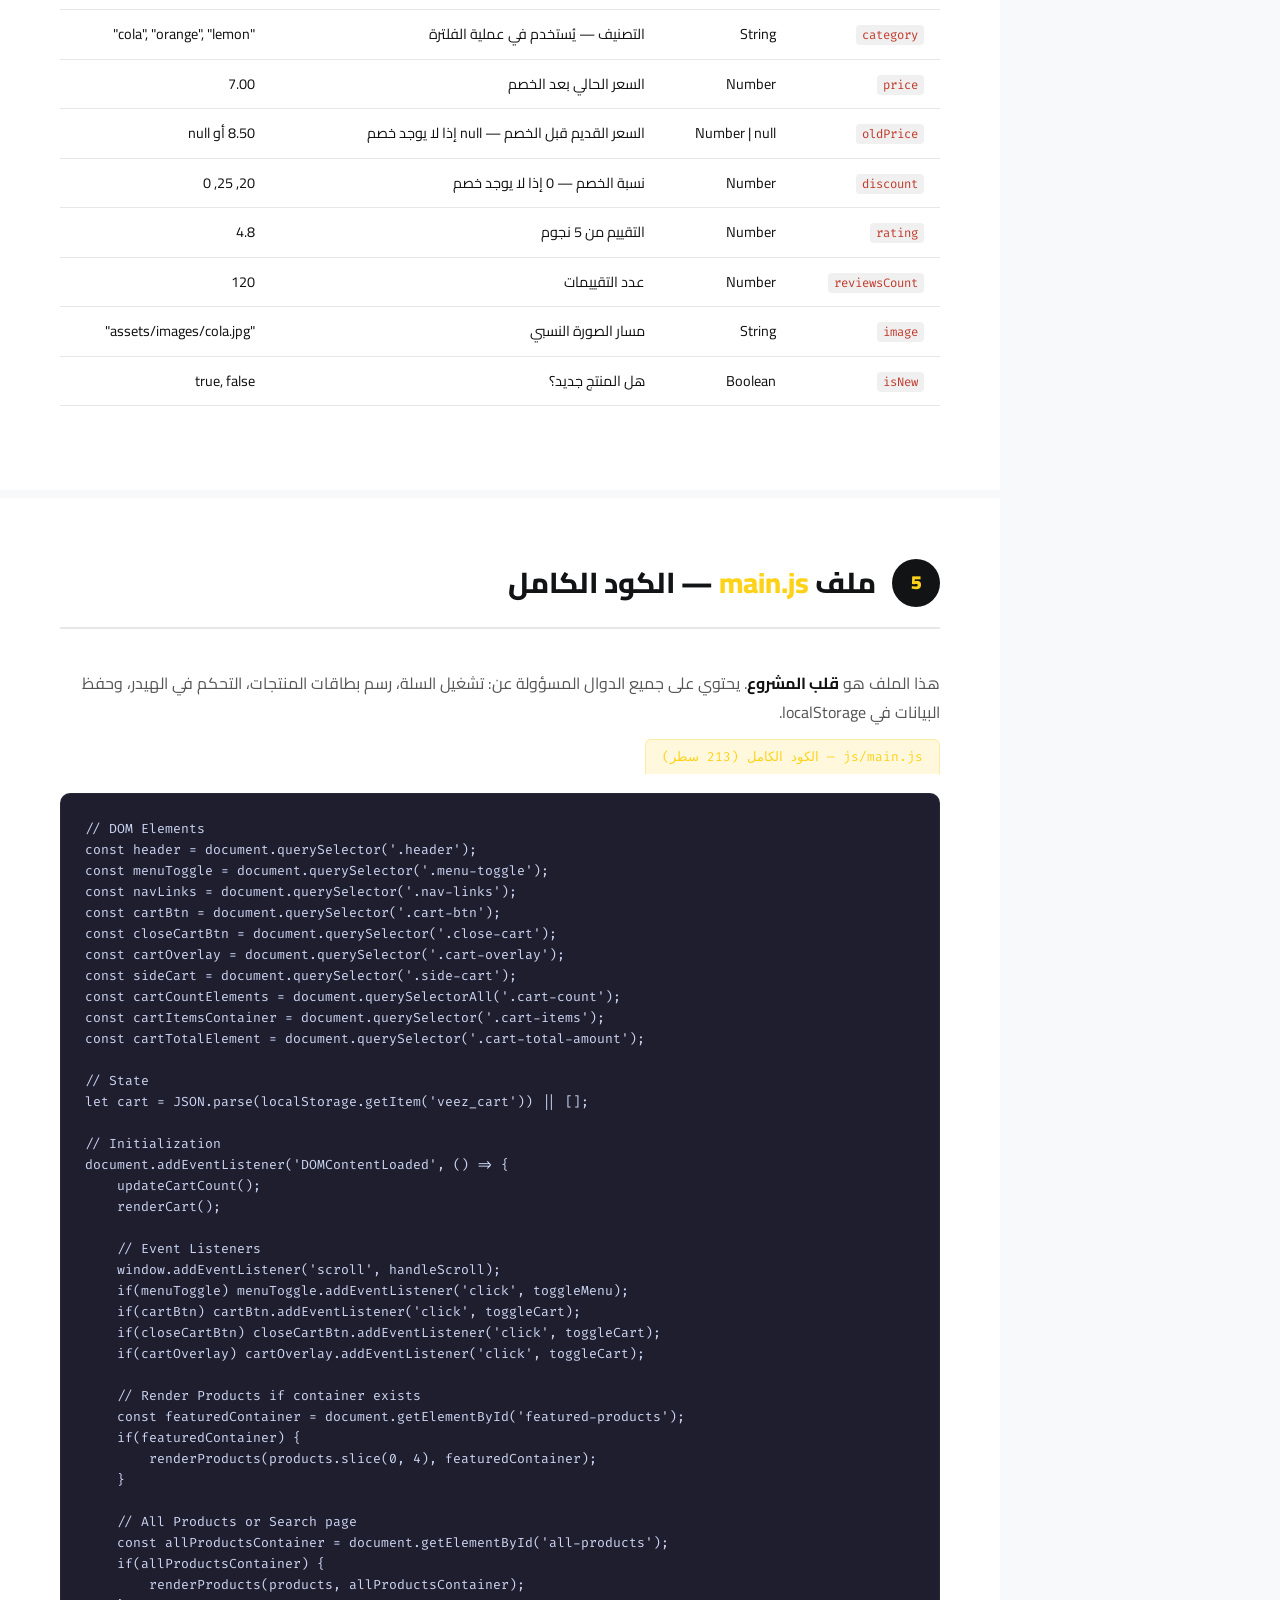
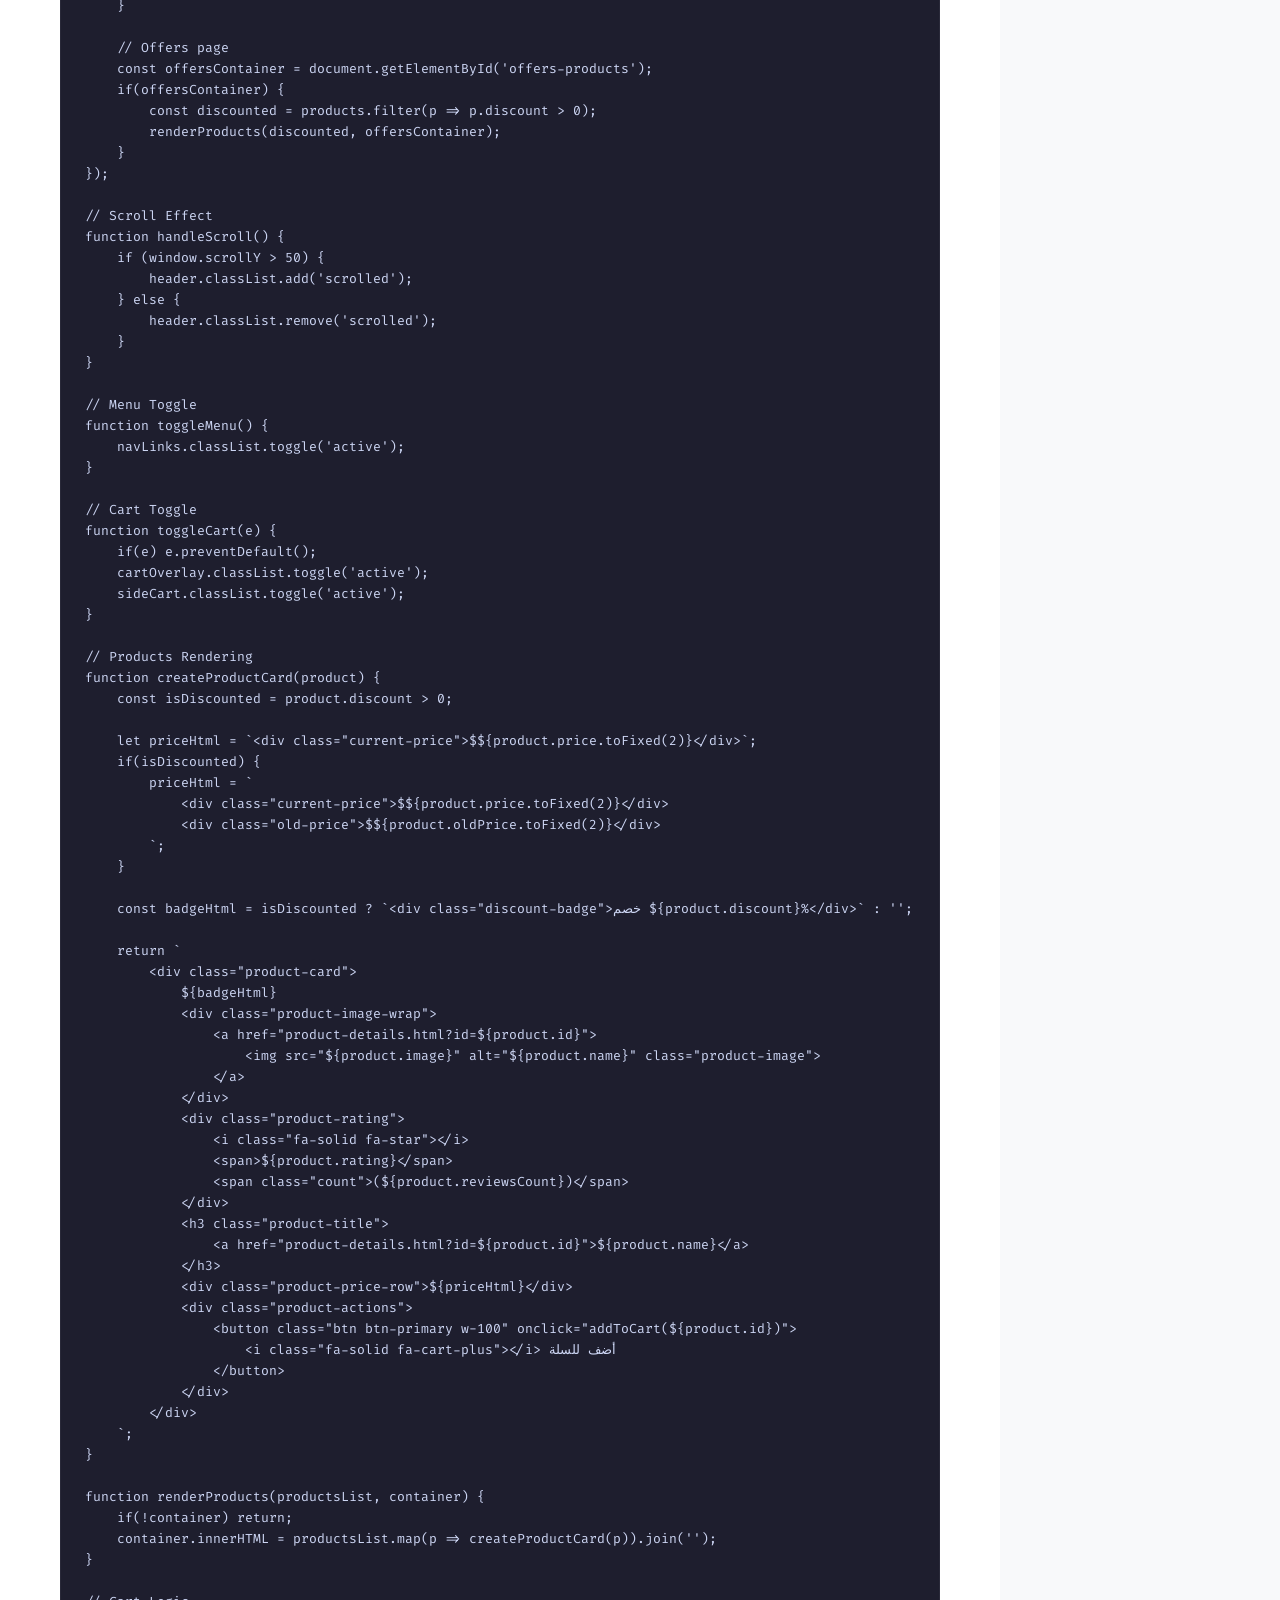
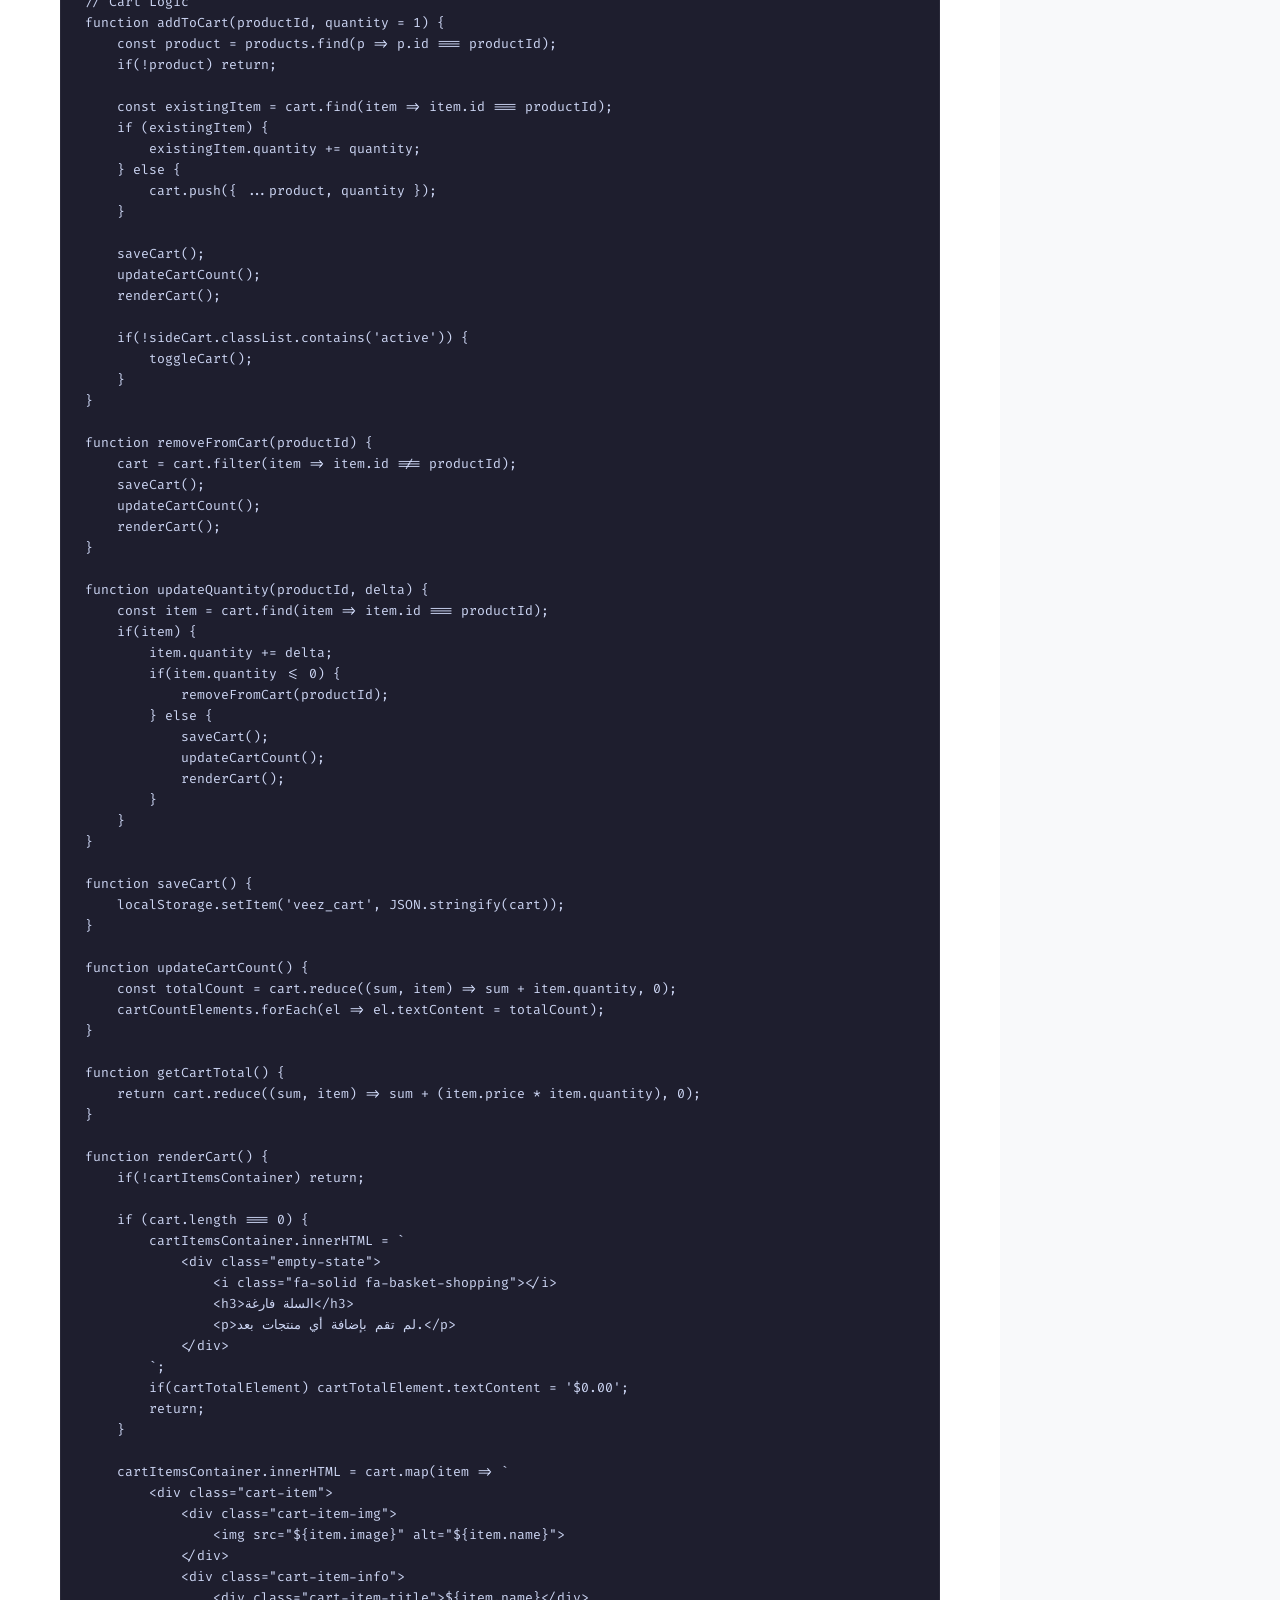
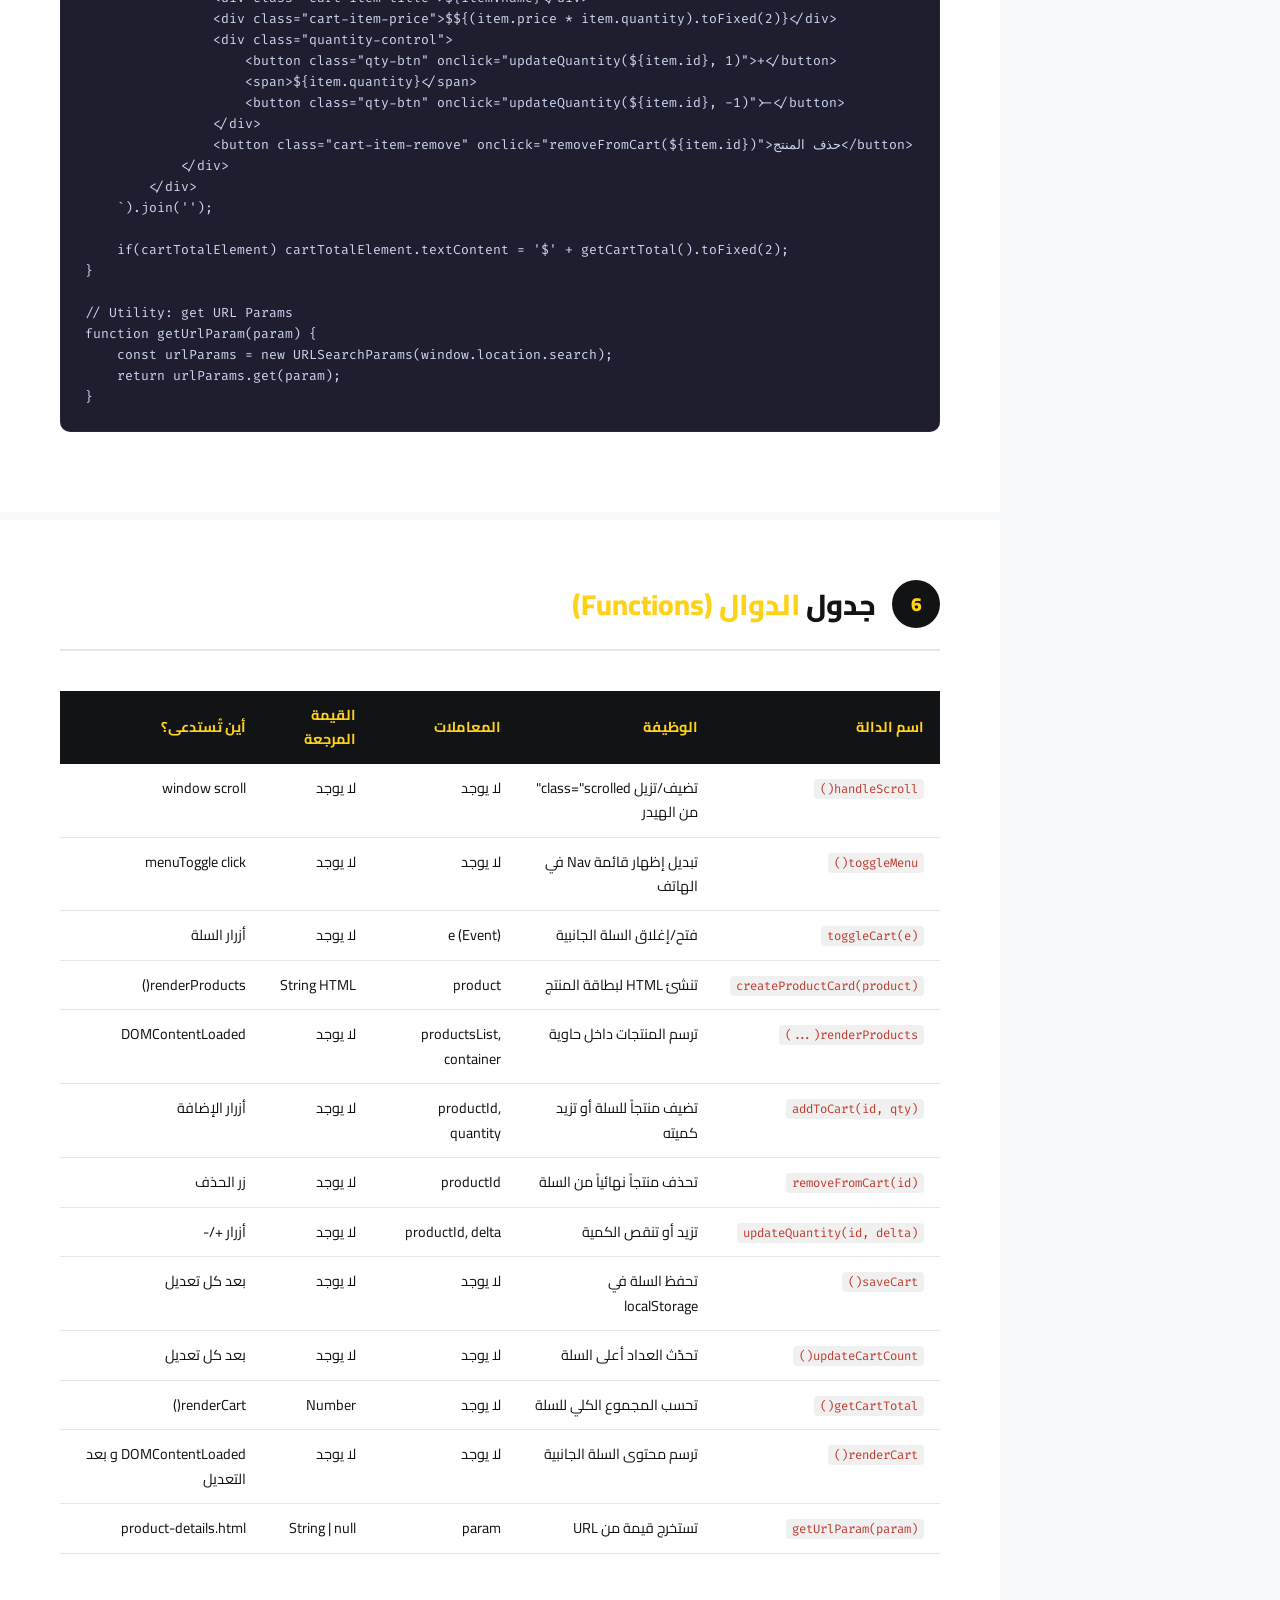
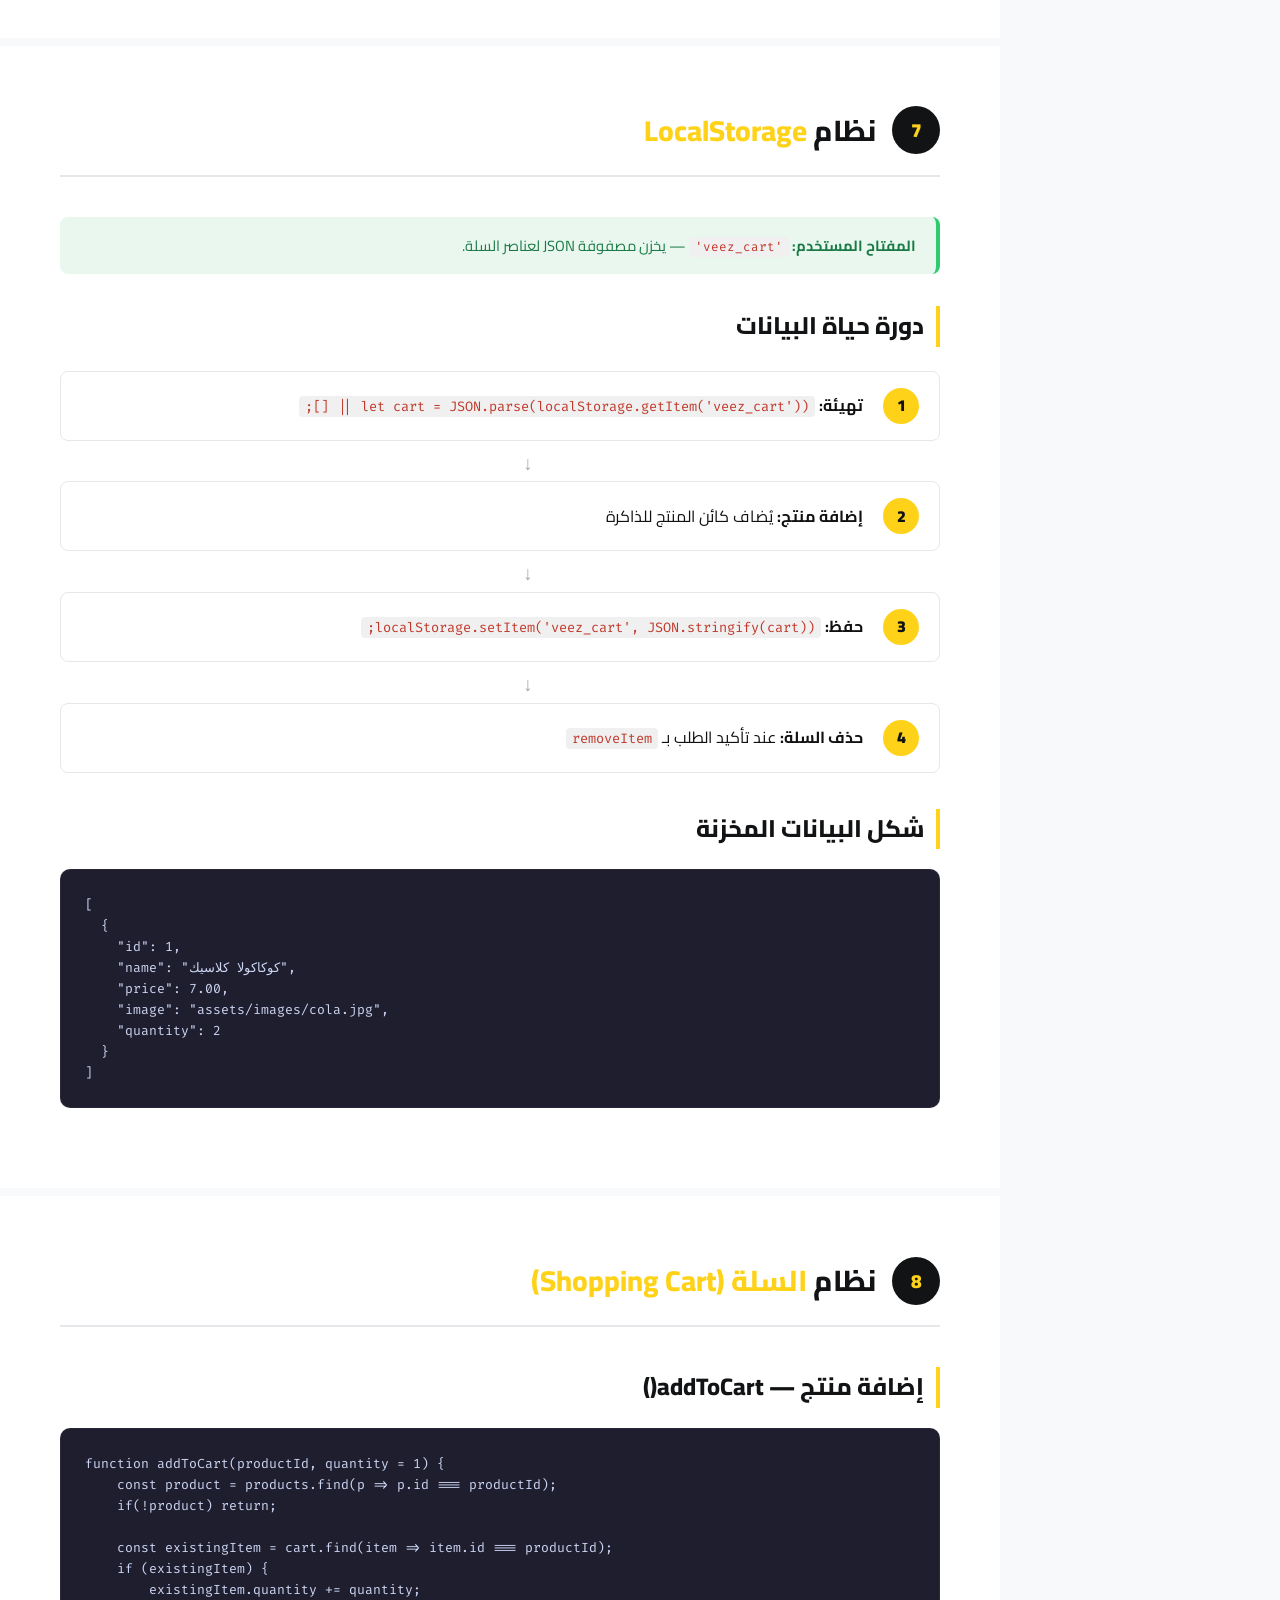
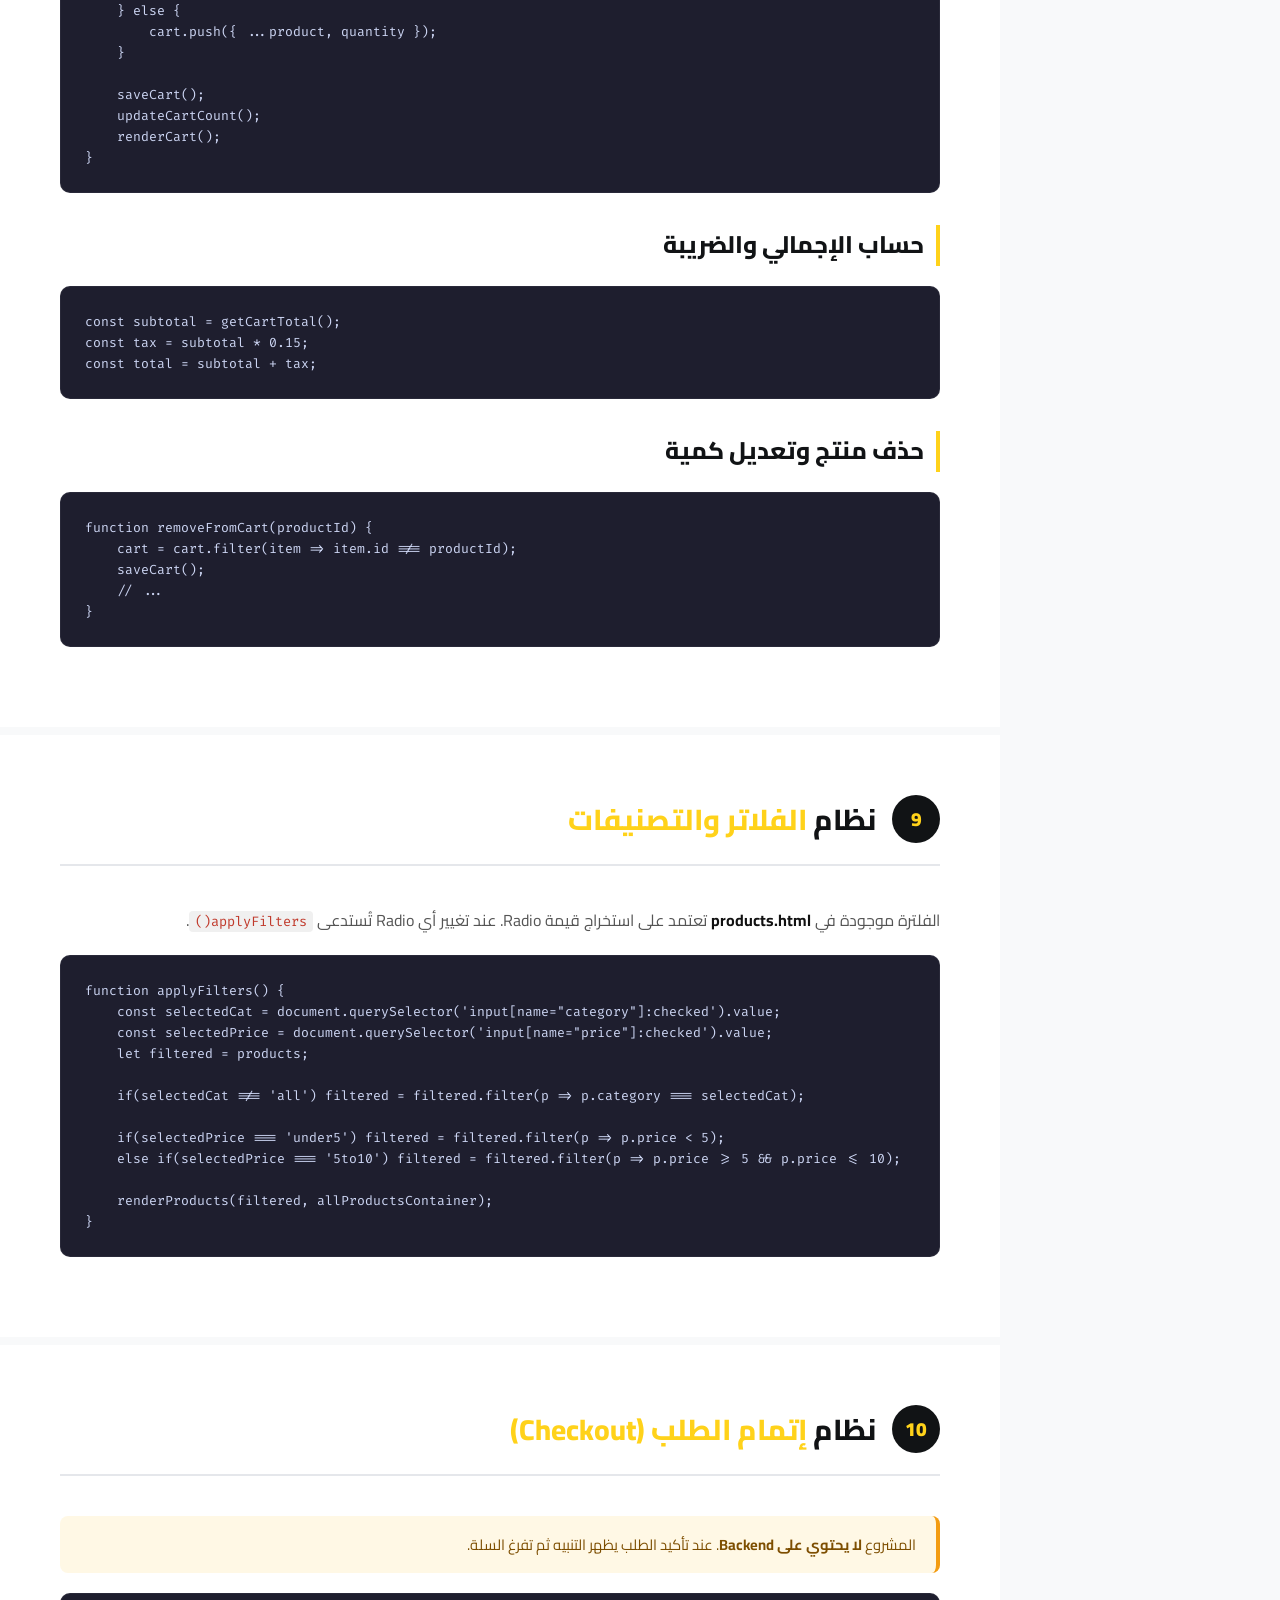
<file: VEEZ_Project_Documentation.html>
<!DOCTYPE html>
<html lang="ar" dir="rtl">
<head>
<meta charset="UTF-8">
<meta name="viewport" content="width=device-width, initial-scale=1.0">
<title>توثيق مشروع فيز للمشروبات | VEEZ Drinks Store Documentation</title>
<style>
/* ===== FONTS ===== */
@import url('https://fonts.googleapis.com/css2?family=Cairo:wght@400;600;700;800;900&family=Fira+Code:wght@400;500&display=swap');
:root {
  --primary: #111315;
  --dark: #080A0C;
  --yellow: #FFD21A;
  --yellow-light: #FFF8D6;
  --white: #FFFFFF;
  --off-white: #F8F9FA;
  --light-gray: #F1F2F3;
  --border: #E5E7EB;
  --text-dark: #111111;
  --text-secondary: #555555;
  --code-bg: #1E1E2E;
  --code-text: #CDD6F4;
  --green: #2ECC71;
  --red: #E74C3C;
  --blue: #3498DB;
  --orange: #F39C12;
  --sidebar-width: 280px;
}
*,*::before,*::after { margin:0; padding:0; box-sizing:border-box; }
html { scroll-behavior: smooth; }
body { font-family: 'Cairo', sans-serif; background: var(--off-white); color: var(--text-dark); line-height: 1.7; direction: rtl; }
ul { list-style: none; }
a { text-decoration: none; color: inherit; }
.page-wrapper { display: flex; min-height: 100vh; }
.sidebar { width: var(--sidebar-width); background: var(--primary); color: var(--white); position: fixed; top: 0; right: 0; height: 100vh; overflow-y: auto; z-index: 100; display: flex; flex-direction: column; }
.main-content { margin-right: var(--sidebar-width); flex: 1; min-width: 0; }
.sidebar-header { background: var(--dark); padding: 24px 20px; border-bottom: 2px solid var(--yellow); text-align: center; }
.sidebar-logo { font-size: 1.6rem; font-weight: 900; color: var(--yellow); margin-bottom: 4px; }
.sidebar-subtitle { font-size: 0.75rem; color: #aaa; }
.sidebar-nav { padding: 16px 0; }
.sidebar-nav a { display: block; padding: 10px 20px; font-size: 0.85rem; color: #ccc; border-right: 3px solid transparent; transition: all 0.2s; }
.sidebar-nav a:hover { background: rgba(255,210,26,0.1); color: var(--yellow); border-right-color: var(--yellow); }
.sidebar-nav .nav-section { padding: 8px 20px 4px; font-size: 0.7rem; text-transform: uppercase; letter-spacing: 1px; color: #666; font-weight: 700; }
.cover-page { background: linear-gradient(135deg, var(--primary) 0%, #1a1d20 50%, var(--dark) 100%); color: var(--white); padding: 80px 60px; min-height: 100vh; display: flex; flex-direction: column; justify-content: center; position: relative; overflow: hidden; }
.cover-page::before { content:''; position:absolute; top:-200px; left:-200px; width:600px; height:600px; background: radial-gradient(circle, rgba(255,210,26,0.08) 0%, transparent 70%); pointer-events:none; }
.cover-badge { display: inline-flex; align-items: center; gap: 8px; background: rgba(255,210,26,0.15); border: 1px solid rgba(255,210,26,0.4); color: var(--yellow); padding: 6px 16px; border-radius: 20px; font-size: 0.85rem; font-weight: 700; margin-bottom: 32px; width: fit-content; }
.cover-title { font-size: 3.5rem; font-weight: 900; line-height: 1.2; margin-bottom: 12px; }
.cover-title span { color: var(--yellow); }
.cover-subtitle { font-size: 1.5rem; color: #aaa; margin-bottom: 48px; }
.cover-grid { display: grid; grid-template-columns: repeat(3, 1fr); gap: 24px; margin-bottom: 48px; }
.cover-card { background: rgba(255,255,255,0.05); border: 1px solid rgba(255,255,255,0.1); border-radius: 12px; padding: 20px; }
.cover-card-label { font-size: 0.75rem; color: #888; text-transform: uppercase; letter-spacing: 1px; margin-bottom: 6px; }
.cover-card-value { font-size: 1rem; font-weight: 700; color: var(--white); }
.cover-stats { display: flex; gap: 40px; padding-top: 32px; border-top: 1px solid rgba(255,255,255,0.1); }
.cover-stat-num { font-size: 2rem; font-weight: 900; color: var(--yellow); }
.cover-stat-label { font-size: 0.85rem; color: #888; }
.print-btn { position: fixed; bottom: 32px; left: 32px; background: var(--yellow); color: var(--primary); border: none; padding: 14px 24px; border-radius: 8px; font-family: 'Cairo', sans-serif; font-weight: 800; font-size: 1rem; cursor: pointer; z-index: 200; box-shadow: 0 4px 16px rgba(0,0,0,0.3); transition: all 0.2s; }
.print-btn:hover { transform: translateY(-2px); }
.doc-section { background: var(--white); margin: 0; padding: 60px; border-bottom: 8px solid var(--off-white); }
.section-header { display: flex; align-items: center; gap: 16px; margin-bottom: 40px; padding-bottom: 20px; border-bottom: 2px solid var(--border); }
.section-num { background: var(--primary); color: var(--yellow); width: 48px; height: 48px; border-radius: 50%; display: flex; align-items: center; justify-content: center; font-size: 1.2rem; font-weight: 900; flex-shrink: 0; }
.section-title-text { font-size: 1.8rem; font-weight: 800; color: var(--primary); }
.section-title-text span { color: var(--yellow); }
.code-block { background: var(--code-bg); color: var(--code-text); font-family: 'Fira Code', monospace; font-size: 0.82rem; line-height: 1.6; padding: 24px; border-radius: 10px; overflow-x: auto; margin: 20px 0; direction: ltr; text-align: left; white-space: pre; border: 1px solid rgba(255,255,255,0.05); break-inside: avoid; }
.code-label { background: rgba(255,210,26,0.15); color: var(--yellow); font-family: 'Fira Code', monospace; font-size: 0.8rem; padding: 6px 16px; border-radius: 6px 6px 0 0; display: inline-block; margin-bottom: -1px; border: 1px solid rgba(255,210,26,0.3); border-bottom: none; }
.doc-table { width: 100%; border-collapse: collapse; margin: 24px 0; font-size: 0.9rem; break-inside: avoid; }
.doc-table th { background: var(--primary); color: var(--yellow); padding: 12px 16px; text-align: right; font-weight: 700; }
.doc-table td { padding: 12px 16px; border-bottom: 1px solid var(--border); vertical-align: top; }
.doc-table tr:hover td { background: var(--off-white); }
.card-grid { display: grid; grid-template-columns: repeat(auto-fit, minmax(260px, 1fr)); gap: 20px; margin: 24px 0; }
.info-card { background: var(--off-white); border: 1px solid var(--border); border-radius: 12px; padding: 20px; break-inside: avoid; }
.info-card-title { font-size: 1rem; font-weight: 800; color: var(--primary); margin-bottom: 12px; display: flex; align-items: center; gap: 8px; }
.info-card-title .icon { background: var(--yellow); color: var(--primary); width: 28px; height: 28px; border-radius: 6px; display: flex; align-items: center; justify-content: center; font-size: 0.85rem; }
.badge { display: inline-block; padding: 3px 10px; border-radius: 20px; font-size: 0.75rem; font-weight: 700; }
.badge-yellow { background: var(--yellow-light); color: #856000; border: 1px solid #dfc74a; }
.badge-dark { background: var(--primary); color: var(--white); }
.badge-green { background: #d5f5e3; color: #1a7a45; border: 1px solid #82e0aa; }
.badge-red { background: #fde8e8; color: #c0392b; border: 1px solid #f1948a; }
.badge-blue { background: #d6eaf8; color: #1a5276; border: 1px solid #7fb3d3; }
.file-tree { background: var(--code-bg); color: var(--code-text); font-family: 'Fira Code', monospace; font-size: 0.9rem; padding: 28px; border-radius: 10px; direction: ltr; line-height: 2; }
.file-tree .dir { color: #89dceb; }
.file-tree .file-html { color: #f38ba8; }
.file-tree .file-css { color: #89b4fa; }
.file-tree .file-js { color: #f9e2af; }
.file-tree .file-img { color: #a6e3a1; }
.qa-item { border: 1px solid var(--border); border-radius: 10px; margin-bottom: 16px; overflow: hidden; break-inside: avoid; }
.qa-question { background: var(--primary); color: var(--yellow); padding: 16px 20px; font-weight: 700; font-size: 0.95rem; }
.qa-answer { background: var(--white); padding: 16px 20px; color: var(--text-dark); font-size: 0.92rem; border-top: 2px solid var(--yellow); }
.flow-steps { display: flex; flex-direction: column; gap: 0; margin: 24px 0; }
.flow-step { display: flex; align-items: center; gap: 20px; padding: 16px 20px; background: var(--white); border: 1px solid var(--border); border-radius: 8px; margin-bottom: 4px; }
.flow-num { background: var(--yellow); color: var(--primary); width: 36px; height: 36px; border-radius: 50%; display: flex; align-items: center; justify-content: center; font-weight: 900; flex-shrink: 0; }
.flow-arrow { text-align: center; color: #aaa; font-size: 1.2rem; margin: 2px 0 2px 56px; }
.alert { padding: 16px 20px; border-radius: 8px; margin: 16px 0; font-size: 0.92rem; border-right: 4px solid; }
.alert-warning { background: #fff8e5; border-color: var(--orange); color: #7d4e00; }
.alert-info { background: #e8f4fd; border-color: var(--blue); color: #1a5276; }
.alert-success { background: #e9f7ef; border-color: var(--green); color: #1a7a45; }
.alert-danger { background: #fde8e8; border-color: var(--red); color: #c0392b; }
code { background: #f0f0f0; color: #c0392b; padding: 2px 6px; border-radius: 4px; font-family: 'Fira Code', monospace; font-size: 0.85em; }
.doc-h2 { font-size: 1.5rem; font-weight: 800; color: var(--primary); margin: 32px 0 16px; border-right: 4px solid var(--yellow); padding-right: 12px; }
.doc-h3 { font-size: 1.2rem; font-weight: 700; color: var(--primary); margin: 24px 0 12px; }
.doc-p { margin-bottom: 12px; line-height: 1.8; color: var(--text-secondary); }
.doc-p strong { color: var(--text-dark); }
.line-explain { margin: 12px 0; }
.line-explain .line-code { display: block; background: var(--code-bg); color: var(--yellow); font-family: 'Fira Code', monospace; font-size: 0.82rem; padding: 10px 16px; border-radius: 6px 6px 0 0; direction: ltr; text-align: left; }
.line-explain .line-desc { display: block; background: var(--off-white); border: 1px solid var(--border); border-top: none; padding: 10px 16px; border-radius: 0 0 6px 6px; font-size: 0.88rem; color: var(--text-secondary); }
@media print {
  .sidebar, .print-btn { display: none !important; }
  .main-content { margin-right: 0 !important; }
  body { background: white; font-size: 11pt; }
  .cover-page { min-height: auto; padding: 40px; background: white; color: black; }
  .cover-title, .cover-subtitle, .cover-card-value, .cover-badge, .cover-stat-label { color: black !important; }
  .cover-title span { color: #aa8800 !important; }
  .cover-card { border: 1px solid #ccc; background: #f5f5f5; }
  .cover-page::before { display: none; }
  .doc-section { padding: 30px 40px; border-bottom: 2px solid #ddd; }
  .code-block { font-size: 8pt; background: #111; color: #eee; break-inside: avoid; }
  .doc-table { break-inside: auto; }
  .doc-table tr { break-inside: avoid; }
  .section-header, .doc-h2, h1, h2, h3, h4 { break-after: avoid; }
  .cover-grid { grid-template-columns: repeat(3, 1fr); }
  .card-grid { grid-template-columns: repeat(2, 1fr); }
  .qa-item { break-inside: avoid; }
  @page { margin: 2cm; }
}
@media (max-width: 900px) {
  .sidebar { display: none; }
  .main-content { margin-right: 0; }
  .doc-section { padding: 32px 24px; }
  .cover-page { padding: 40px 24px; }
  .cover-grid { grid-template-columns: 1fr; }
  .cover-stats { flex-wrap: wrap; gap: 20px; }
  .print-btn { bottom: 16px; left: 16px; }
}
</style>
</head>
<body>

<button class="print-btn" onclick="window.print()">🖨️ طباعة / حفظ PDF</button>

<div class="page-wrapper">
<!-- ===== SIDEBAR ===== -->
<nav class="sidebar">
  <div class="sidebar-header">
    <div class="sidebar-logo">⚡ فيز</div>
    <div class="sidebar-subtitle">Project Documentation</div>
  </div>
  <div class="sidebar-nav">
    <div class="nav-section">نظرة عامة</div>
    <a href="#cover">📄 صفحة الغلاف</a>
    <a href="#overview">📋 فكرة المشروع</a>
    <a href="#filetree">📁 هيكل الملفات</a>
    <a href="#sitemap">🗺️ خريطة الموقع</a>

    <div class="nav-section">ملفات HTML</div>
    <a href="#html-tags">جدول HTML Tags</a>

    <div class="nav-section">CSS</div>
    <a href="#css-overview">نظرة عامة style.css</a>
    <a href="#css-selectors">Selectors</a>
    <a href="#css-properties">CSS Properties</a>
    <a href="#css-responsive">Responsive Design</a>

    <div class="nav-section">JavaScript</div>
    <a href="#js-data">data.js</a>
    <a href="#js-main">main.js</a>
    <a href="#js-functions">جدول Functions</a>
    <a href="#js-events">Events</a>
    <a href="#js-dom">DOM Manipulation</a>

    <div class="nav-section">الأنظمة</div>
    <a href="#localstorage">LocalStorage</a>
    <a href="#cart-system">نظام السلة</a>
    <a href="#filter-system">الفلاتر والتصنيفات</a>
    <a href="#checkout-system">نظام الدفع</a>
    <a href="#relationship">علاقة HTML/CSS/JS</a>

    <div class="nav-section">للمناقشة</div>
    <a href="#important-code">أهم الأكواد</a>
    <a href="#qa">أسئلة المناقشة</a>
    <a href="#notes">ملاحظات تقنية</a>
    <a href="#stats">الإحصائيات</a>
  </div>
</nav>

<!-- ===== MAIN CONTENT ===== -->
<div class="main-content">
<!-- COVER PAGE -->
<div class="cover-page" id="cover">
  <div class="cover-badge">🎓 توثيق أكاديمي | Academic Documentation</div>
  <div class="cover-title">مشروع متجر<br><span>فيز للمشروبات</span></div>
  <div class="cover-subtitle">VEEZ Drinks Store — Full Project Documentation</div>
  <div class="cover-grid">
    <div class="cover-card"><div class="cover-card-label">نوع المشروع</div><div class="cover-card-value">متجر إلكتروني للمشروبات</div></div>
    <div class="cover-card"><div class="cover-card-label">التقنيات المستخدمة</div><div class="cover-card-value">HTML5 · CSS3 · JavaScript ES6</div></div>
    <div class="cover-card"><div class="cover-card-label">المكتبات الخارجية</div><div class="cover-card-value">Font Awesome 6.4 · Cairo Font</div></div>
    <div class="cover-card"><div class="cover-card-label">الموقع الجغرافي</div><div class="cover-card-value">الحديدة، اليمن</div></div>
    <div class="cover-card"><div class="cover-card-label">تخزين البيانات</div><div class="cover-card-value">localStorage (Client-Side)</div></div>
    <div class="cover-card"><div class="cover-card-label">لا يوجد</div><div class="cover-card-value">Backend — Database — Framework</div></div>
  </div>
  <div class="cover-stats">
    <div><div class="cover-stat-num">9</div><div class="cover-stat-label">صفحات HTML</div></div>
    <div><div class="cover-stat-num">1</div><div class="cover-stat-label">ملف CSS</div></div>
    <div><div class="cover-stat-num">2</div><div class="cover-stat-label">ملفات JavaScript</div></div>
    <div><div class="cover-stat-num">6</div><div class="cover-stat-label">منتجات</div></div>
    <div><div class="cover-stat-num">987</div><div class="cover-stat-label">سطر CSS</div></div>
    <div><div class="cover-stat-num">213</div><div class="cover-stat-label">سطر JS (main.js)</div></div>
    <div><div class="cover-stat-num">4</div><div class="cover-stat-label">صور منتجات</div></div>
  </div>
</div>

<!-- ========================== -->
<!-- SECTION 1: PROJECT OVERVIEW -->
<!-- ========================== -->
<section class="doc-section" id="overview">
  <div class="section-header">
    <div class="section-num">1</div>
    <div class="section-title-text">فكرة <span>المشروع</span></div>
  </div>
  <div class="doc-h2">ما هو متجر فيز؟</div>
  <p class="doc-p">«فيز للمشروبات» هو <strong>متجر إلكتروني</strong> (E-Commerce Store) متخصص في بيع المشروبات الغازية عبر الإنترنت. المشروع مبني باستخدام تقنيات الويب الأساسية فقط (HTML + CSS + JavaScript) دون أي إطار عمل (Framework) أو خادم خلفي (Backend Server). يعتمد على <strong>localStorage</strong> لتخزين بيانات السلة على جهاز المتصفح مباشرةً.</p>
  <div class="doc-h2">المشكلة التي يحلها المشروع</div>
  <p class="doc-p">يوفر المشروع واجهة تسوق رقمية تمكن المستخدمين من تصفح تشكيلة واسعة من المشروبات، إضافتها إلى السلة، وإتمام عملية الطلب بخطوات واضحة دون الحاجة للتوجه إلى المتجر الفعلي.</p>
  <div class="doc-h2">رحلة المستخدم (User Journey)</div>
  <div class="flow-steps">
    <div class="flow-step"><div class="flow-num">1</div><div><strong>دخول الصفحة الرئيسية</strong> — يرى المستخدم قسم Hero والمنتجات المميزة والتصنيفات</div></div><div class="flow-arrow">↓</div>
    <div class="flow-step"><div class="flow-num">2</div><div><strong>استعراض التصنيفات</strong> — يضغط على تصنيف أو "جميع المشروبات"</div></div><div class="flow-arrow">↓</div>
    <div class="flow-step"><div class="flow-num">3</div><div><strong>صفحة المنتجات</strong> — يستعرض المنتجات مع إمكانية الفلترة حسب الصنف والسعر</div></div><div class="flow-arrow">↓</div>
    <div class="flow-step"><div class="flow-num">4</div><div><strong>تفاصيل المنتج</strong> — يضغط على منتج لرؤية تفاصيله كاملة</div></div><div class="flow-arrow">↓</div>
    <div class="flow-step"><div class="flow-num">5</div><div><strong>إضافة للسلة</strong> — يضغط "أضف إلى السلة" فيظهر Sidebar السلة</div></div><div class="flow-arrow">↓</div>
    <div class="flow-step"><div class="flow-num">6</div><div><strong>مراجعة السلة</strong> — يدخل cart.html لمراجعة الكميات وحساب الإجمالي مع ضريبة 15%</div></div><div class="flow-arrow">↓</div>
    <div class="flow-step"><div class="flow-num">7</div><div><strong>إتمام الطلب</strong> — يدخل checkout.html ويملأ البيانات</div></div><div class="flow-arrow">↓</div>
    <div class="flow-step"><div class="flow-num">8</div><div><strong>تأكيد الطلب</strong> — يضغط "تأكيد الطلب" فتظهر رسالة نجاح ويُمسح المخزن المحلي</div></div>
  </div>
  <div class="alert alert-info" style="margin-top:24px;"><strong>⚠️ ملاحظة مهمة:</strong> المشروع لا يحتوي على Backend أو قاعدة بيانات. الطلب لا يُرسل لأي خادم حقيقي. عند تأكيد الطلب يظهر فقط <code>alert()</code> ثم يُحذف محتوى السلة.</div>
</section>

<!-- ========================== -->
<!-- SECTION 2: FILE TREE -->
<!-- ========================== -->
<section class="doc-section" id="filetree">
  <div class="section-header"><div class="section-num">2</div><div class="section-title-text">هيكل <span>الملفات</span></div></div>
  <div class="file-tree">
<span class="dir">فيز/  (المجلد الرئيسي للمشروع)</span>
│
├── <span class="file-html">index.html</span>          — الصفحة الرئيسية
├── <span class="file-html">products.html</span>       — صفحة جميع المنتجات
├── <span class="file-html">product-details.html</span>— صفحة تفاصيل منتج واحد
├── <span class="file-html">cart.html</span>           — صفحة سلة المشتريات
├── <span class="file-html">checkout.html</span>       — صفحة إتمام الطلب
├── <span class="file-html">offers.html</span>         — صفحة العروض والخصومات
├── <span class="file-html">about.html</span>          — صفحة "من نحن"
├── <span class="file-html">contact.html</span>        — صفحة "تواصل معنا"
├── <span class="file-html">faq.html</span>            — صفحة الأسئلة الشائعة
│
├── <span class="dir">css/</span>
│   └── <span class="file-css">style.css</span>        — ملف التنسيق الوحيد (987 سطر)
│
├── <span class="dir">js/</span>
│   ├── <span class="file-js">data.js</span>           — قاعدة بيانات المنتجات (88 سطر)
│   └── <span class="file-js">main.js</span>           — المنطق الرئيسي (213 سطر)
│
└── <span class="dir">assets/</span>
    └── <span class="dir">images/</span>
        ├── <span class="file-img">hero.jpg</span>      — صورة Hero الرئيسية
        ├── <span class="file-img">cola.jpg</span>      — صورة كولا
        ├── <span class="file-img">orange.jpg</span>    — صورة برتقال
        └── <span class="file-img">lemon.jpg</span>     — صورة ليمون</div>
</section>

<!-- ========================== -->
<!-- SECTION 3: SITE MAP -->
<!-- ========================== -->
<section class="doc-section" id="sitemap">
  <div class="section-header"><div class="section-num">3</div><div class="section-title-text">خريطة <span>الموقع</span></div></div>
  <table class="doc-table">
    <tr><th>الملف</th><th>العنوان</th><th>الوظيفة</th><th>JS المستخدم</th><th>كيف يصل إليه المستخدم</th></tr>
    <tr><td><code>index.html</code></td><td>الرئيسية</td><td>عرض Hero، التصنيفات، المنتجات المميزة، آراء العملاء</td><td>data.js + main.js</td><td>فتح الموقع مباشرة</td></tr>
    <tr><td><code>products.html</code></td><td>منتجاتنا</td><td>عرض كل المنتجات مع Sidebar للفلترة</td><td>data.js + main.js + inline JS</td><td>رابط Nav أو أزرار التصنيف</td></tr>
    <tr><td><code>product-details.html</code></td><td>تفاصيل منتج</td><td>عرض تفاصيل منتج واحد ديناميكياً حسب ?id في URL</td><td>data.js + main.js + inline JS</td><td>الضغط على صورة أو اسم المنتج</td></tr>
    <tr><td><code>cart.html</code></td><td>سلة المشتريات</td><td>عرض محتوى السلة + حساب المجموع + 15% ضريبة</td><td>data.js + main.js + inline JS</td><td>رابط "عرض السلة"</td></tr>
    <tr><td><code>checkout.html</code></td><td>إتمام الطلب</td><td>نموذج بيانات العميل + طريقة الاستلام + طريقة الدفع</td><td>data.js + main.js + inline JS</td><td>رابط "إتمام الطلب"</td></tr>
    <tr><td><code>offers.html</code></td><td>العروض</td><td>عرض المنتجات التي discount &gt; 0 فقط</td><td>data.js + main.js</td><td>رابط "العروض" في Nav</td></tr>
    <tr><td><code>about.html</code></td><td>من نحن</td><td>قصة المتجر + الرؤية والمهمة والقيم</td><td>data.js + main.js</td><td>رابط "من نحن" في Nav</td></tr>
    <tr><td><code>contact.html</code></td><td>تواصل معنا</td><td>معلومات التواصل + نموذج رسالة</td><td>data.js + main.js + inline JS</td><td>رابط "تواصل معنا" في Nav</td></tr>
    <tr><td><code>faq.html</code></td><td>الأسئلة الشائعة</td><td>Accordion تفاعلي بأهم الأسئلة</td><td>data.js + main.js + inline JS</td><td>رابط "الأسئلة الشائعة" في Nav</td></tr>
  </table>
</section>

<!-- ========================== -->
<!-- SECTION 4: data.js -->
<!-- ========================== -->
<section class="doc-section" id="js-data">
  <div class="section-header"><div class="section-num">4</div><div class="section-title-text">ملف <span>data.js</span></div></div>
  <p class="doc-p">هذا الملف هو <strong>قاعدة بيانات المشروع</strong> (Data Layer). لا يحتوي على دوال بل يحتوي على متغيرين عامين (Global Variables): <code>products</code> و<code>categories</code>. يُحمَّل قبل main.js في كل صفحة حتى يكون متاحاً لجميع الكود.</p>
  <div class="code-label">js/data.js — الكود الكامل</div>
  <div class="code-block">const products = [
    {
        id: 1,
        name: "كوكاكولا كلاسيك",
        description: "مشروب غازي منعش بالطعم الأصلي الرائع.",
        category: "cola",
        price: 7.00,
        oldPrice: null,
        discount: 0,
        rating: 4.8,
        reviewsCount: 120,
        image: "assets/images/cola.jpg",
        isNew: false
    },
    {
        id: 2,
        name: "فانتا برتقال",
        description: "مشروب غازي بنكهة البرتقال الطبيعية.",
        category: "orange",
        price: 4.00,
        oldPrice: 5.00,
        discount: 20,
        rating: 4.5,
        reviewsCount: 85,
        image: "assets/images/orange.jpg",
        isNew: false
    },
    {
        id: 3,
        name: "سبرايت ليمون",
        description: "انتعاش الليمون الحامض في كل رشفة.",
        category: "lemon",
        price: 5.00,
        oldPrice: null,
        discount: 0,
        rating: 4.7,
        reviewsCount: 92,
        image: "assets/images/lemon.jpg",
        isNew: true
    },
    {
        id: 4,
        name: "كولا زيرو",
        description: "نفس الطعم الرائع بدون سكر.",
        category: "cola",
        price: 7.50,
        oldPrice: 8.50,
        discount: 12,
        rating: 4.9,
        reviewsCount: 150,
        image: "assets/images/cola.jpg",
        isNew: false
    },
    {
        id: 5,
        name: "ميراندا حمضيات",
        description: "تشكيلة من الحمضيات المنعشة.",
        category: "orange",
        price: 4.50,
        oldPrice: 6.00,
        discount: 25,
        rating: 4.4,
        reviewsCount: 60,
        image: "assets/images/orange.jpg",
        isNew: false
    },
    {
        id: 6,
        name: "سفن أب",
        description: "مشروب شفاف بنكهة الليمون المنعش.",
        category: "lemon",
        price: 5.00,
        oldPrice: null,
        discount: 0,
        rating: 4.6,
        reviewsCount: 110,
        image: "assets/images/lemon.jpg",
        isNew: false
    }
];

const categories = [
    { id: "all", name: "الكل", icon: "fa-solid fa-bottle-droplet" },
    { id: "cola", name: "كولا", icon: "fa-solid fa-glass-water" },
    { id: "orange", name: "برتقال", icon: "fa-solid fa-lemon" },
    { id: "lemon", name: "ليمون", icon: "fa-solid fa-leaf" }
];</div>
  <div class="doc-h2">شرح بنية كائن المنتج (Product Object)</div>
  <table class="doc-table">
    <tr><th>الخاصية</th><th>النوع</th><th>الوظيفة</th><th>مثال</th></tr>
    <tr><td><code>id</code></td><td>Number</td><td>معرّف فريد لكل منتج — يُستخدم في URL وفي السلة</td><td>1, 2, 3...</td></tr>
    <tr><td><code>name</code></td><td>String</td><td>اسم المنتج المعروض في البطاقة والتفاصيل</td><td>"كوكاكولا كلاسيك"</td></tr>
    <tr><td><code>description</code></td><td>String</td><td>وصف المنتج في صفحة التفاصيل</td><td>"مشروب غازي منعش..."</td></tr>
    <tr><td><code>category</code></td><td>String</td><td>التصنيف — يُستخدم في عملية الفلترة</td><td>"cola", "orange", "lemon"</td></tr>
    <tr><td><code>price</code></td><td>Number</td><td>السعر الحالي بعد الخصم</td><td>7.00</td></tr>
    <tr><td><code>oldPrice</code></td><td>Number | null</td><td>السعر القديم قبل الخصم — null إذا لا يوجد خصم</td><td>8.50 أو null</td></tr>
    <tr><td><code>discount</code></td><td>Number</td><td>نسبة الخصم — 0 إذا لا يوجد خصم</td><td>20, 25, 0</td></tr>
    <tr><td><code>rating</code></td><td>Number</td><td>التقييم من 5 نجوم</td><td>4.8</td></tr>
    <tr><td><code>reviewsCount</code></td><td>Number</td><td>عدد التقييمات</td><td>120</td></tr>
    <tr><td><code>image</code></td><td>String</td><td>مسار الصورة النسبي</td><td>"assets/images/cola.jpg"</td></tr>
    <tr><td><code>isNew</code></td><td>Boolean</td><td>هل المنتج جديد؟</td><td>true, false</td></tr>
  </table>
</section>
<!-- ========================== -->
<!-- SECTION 5: main.js -->
<!-- ========================== -->
<section class="doc-section" id="js-main">
  <div class="section-header"><div class="section-num">5</div><div class="section-title-text">ملف <span>main.js</span> — الكود الكامل</div></div>
  <p class="doc-p">هذا الملف هو <strong>قلب المشروع</strong>. يحتوي على جميع الدوال المسؤولة عن: تشغيل السلة، رسم بطاقات المنتجات، التحكم في الهيدر، وحفظ البيانات في localStorage.</p>
  <div class="code-label">js/main.js — الكود الكامل (213 سطر)</div>
  <div class="code-block">// DOM Elements
const header = document.querySelector('.header');
const menuToggle = document.querySelector('.menu-toggle');
const navLinks = document.querySelector('.nav-links');
const cartBtn = document.querySelector('.cart-btn');
const closeCartBtn = document.querySelector('.close-cart');
const cartOverlay = document.querySelector('.cart-overlay');
const sideCart = document.querySelector('.side-cart');
const cartCountElements = document.querySelectorAll('.cart-count');
const cartItemsContainer = document.querySelector('.cart-items');
const cartTotalElement = document.querySelector('.cart-total-amount');

// State
let cart = JSON.parse(localStorage.getItem('veez_cart')) || [];

// Initialization
document.addEventListener('DOMContentLoaded', () => {
    updateCartCount();
    renderCart();

    // Event Listeners
    window.addEventListener('scroll', handleScroll);
    if(menuToggle) menuToggle.addEventListener('click', toggleMenu);
    if(cartBtn) cartBtn.addEventListener('click', toggleCart);
    if(closeCartBtn) closeCartBtn.addEventListener('click', toggleCart);
    if(cartOverlay) cartOverlay.addEventListener('click', toggleCart);
    
    // Render Products if container exists
    const featuredContainer = document.getElementById('featured-products');
    if(featuredContainer) {
        renderProducts(products.slice(0, 4), featuredContainer);
    }
    
    // All Products or Search page
    const allProductsContainer = document.getElementById('all-products');
    if(allProductsContainer) {
        renderProducts(products, allProductsContainer);
    }

    // Offers page
    const offersContainer = document.getElementById('offers-products');
    if(offersContainer) {
        const discounted = products.filter(p => p.discount > 0);
        renderProducts(discounted, offersContainer);
    }
});

// Scroll Effect
function handleScroll() {
    if (window.scrollY > 50) {
        header.classList.add('scrolled');
    } else {
        header.classList.remove('scrolled');
    }
}

// Menu Toggle
function toggleMenu() {
    navLinks.classList.toggle('active');
}

// Cart Toggle
function toggleCart(e) {
    if(e) e.preventDefault();
    cartOverlay.classList.toggle('active');
    sideCart.classList.toggle('active');
}

// Products Rendering
function createProductCard(product) {
    const isDiscounted = product.discount > 0;
    
    let priceHtml = `&lt;div class="current-price"&gt;$${product.price.toFixed(2)}&lt;/div&gt;`;
    if(isDiscounted) {
        priceHtml = `
            &lt;div class="current-price"&gt;$${product.price.toFixed(2)}&lt;/div&gt;
            &lt;div class="old-price"&gt;$${product.oldPrice.toFixed(2)}&lt;/div&gt;
        `;
    }

    const badgeHtml = isDiscounted ? `&lt;div class="discount-badge"&gt;خصم ${product.discount}%&lt;/div&gt;` : '';

    return `
        &lt;div class="product-card"&gt;
            ${badgeHtml}
            &lt;div class="product-image-wrap"&gt;
                &lt;a href="product-details.html?id=${product.id}"&gt;
                    &lt;img src="${product.image}" alt="${product.name}" class="product-image"&gt;
                &lt;/a&gt;
            &lt;/div&gt;
            &lt;div class="product-rating"&gt;
                &lt;i class="fa-solid fa-star"&gt;&lt;/i&gt;
                &lt;span&gt;${product.rating}&lt;/span&gt;
                &lt;span class="count"&gt;(${product.reviewsCount})&lt;/span&gt;
            &lt;/div&gt;
            &lt;h3 class="product-title"&gt;
                &lt;a href="product-details.html?id=${product.id}"&gt;${product.name}&lt;/a&gt;
            &lt;/h3&gt;
            &lt;div class="product-price-row"&gt;${priceHtml}&lt;/div&gt;
            &lt;div class="product-actions"&gt;
                &lt;button class="btn btn-primary w-100" onclick="addToCart(${product.id})"&gt;
                    &lt;i class="fa-solid fa-cart-plus"&gt;&lt;/i&gt; أضف للسلة
                &lt;/button&gt;
            &lt;/div&gt;
        &lt;/div&gt;
    `;
}

function renderProducts(productsList, container) {
    if(!container) return;
    container.innerHTML = productsList.map(p => createProductCard(p)).join('');
}

// Cart Logic
function addToCart(productId, quantity = 1) {
    const product = products.find(p => p.id === productId);
    if(!product) return;

    const existingItem = cart.find(item => item.id === productId);
    if (existingItem) {
        existingItem.quantity += quantity;
    } else {
        cart.push({ ...product, quantity });
    }

    saveCart();
    updateCartCount();
    renderCart();
    
    if(!sideCart.classList.contains('active')) {
        toggleCart();
    }
}

function removeFromCart(productId) {
    cart = cart.filter(item => item.id !== productId);
    saveCart();
    updateCartCount();
    renderCart();
}

function updateQuantity(productId, delta) {
    const item = cart.find(item => item.id === productId);
    if(item) {
        item.quantity += delta;
        if(item.quantity <= 0) {
            removeFromCart(productId);
        } else {
            saveCart();
            updateCartCount();
            renderCart();
        }
    }
}

function saveCart() {
    localStorage.setItem('veez_cart', JSON.stringify(cart));
}

function updateCartCount() {
    const totalCount = cart.reduce((sum, item) => sum + item.quantity, 0);
    cartCountElements.forEach(el => el.textContent = totalCount);
}

function getCartTotal() {
    return cart.reduce((sum, item) => sum + (item.price * item.quantity), 0);
}

function renderCart() {
    if(!cartItemsContainer) return;
    
    if (cart.length === 0) {
        cartItemsContainer.innerHTML = `
            &lt;div class="empty-state"&gt;
                &lt;i class="fa-solid fa-basket-shopping"&gt;&lt;/i&gt;
                &lt;h3&gt;السلة فارغة&lt;/h3&gt;
                &lt;p&gt;لم تقم بإضافة أي منتجات بعد.&lt;/p&gt;
            &lt;/div&gt;
        `;
        if(cartTotalElement) cartTotalElement.textContent = '$0.00';
        return;
    }

    cartItemsContainer.innerHTML = cart.map(item => `
        &lt;div class="cart-item"&gt;
            &lt;div class="cart-item-img"&gt;
                &lt;img src="${item.image}" alt="${item.name}"&gt;
            &lt;/div&gt;
            &lt;div class="cart-item-info"&gt;
                &lt;div class="cart-item-title"&gt;${item.name}&lt;/div&gt;
                &lt;div class="cart-item-price"&gt;$${(item.price * item.quantity).toFixed(2)}&lt;/div&gt;
                &lt;div class="quantity-control"&gt;
                    &lt;button class="qty-btn" onclick="updateQuantity(${item.id}, 1)"&gt;+&lt;/button&gt;
                    &lt;span&gt;${item.quantity}&lt;/span&gt;
                    &lt;button class="qty-btn" onclick="updateQuantity(${item.id}, -1)"&gt;-&lt;/button&gt;
                &lt;/div&gt;
                &lt;button class="cart-item-remove" onclick="removeFromCart(${item.id})"&gt;حذف المنتج&lt;/button&gt;
            &lt;/div&gt;
        &lt;/div&gt;
    `).join('');

    if(cartTotalElement) cartTotalElement.textContent = '$' + getCartTotal().toFixed(2);
}

// Utility: get URL Params
function getUrlParam(param) {
    const urlParams = new URLSearchParams(window.location.search);
    return urlParams.get(param);
}</div>
</section>

<!-- ========================== -->
<!-- SECTION 6: FUNCTIONS TABLE -->
<!-- ========================== -->
<section class="doc-section" id="js-functions">
  <div class="section-header"><div class="section-num">6</div><div class="section-title-text">جدول <span>الدوال (Functions)</span></div></div>
  <table class="doc-table">
    <tr><th>اسم الدالة</th><th>الوظيفة</th><th>المعاملات</th><th>القيمة المرجعة</th><th>أين تُستدعى؟</th></tr>
    <tr><td><code>handleScroll()</code></td><td>تضيف/تزيل class="scrolled" من الهيدر</td><td>لا يوجد</td><td>لا يوجد</td><td>window scroll</td></tr>
    <tr><td><code>toggleMenu()</code></td><td>تبديل إظهار قائمة Nav في الهاتف</td><td>لا يوجد</td><td>لا يوجد</td><td>menuToggle click</td></tr>
    <tr><td><code>toggleCart(e)</code></td><td>فتح/إغلاق السلة الجانبية</td><td>e (Event)</td><td>لا يوجد</td><td>أزرار السلة</td></tr>
    <tr><td><code>createProductCard(product)</code></td><td>تنشئ HTML لبطاقة المنتج</td><td>product</td><td>String HTML</td><td>renderProducts()</td></tr>
    <tr><td><code>renderProducts(...)</code></td><td>ترسم المنتجات داخل حاوية</td><td>productsList, container</td><td>لا يوجد</td><td>DOMContentLoaded</td></tr>
    <tr><td><code>addToCart(id, qty)</code></td><td>تضيف منتجاً للسلة أو تزيد كميته</td><td>productId, quantity</td><td>لا يوجد</td><td>أزرار الإضافة</td></tr>
    <tr><td><code>removeFromCart(id)</code></td><td>تحذف منتجاً نهائياً من السلة</td><td>productId</td><td>لا يوجد</td><td>زر الحذف</td></tr>
    <tr><td><code>updateQuantity(id, delta)</code></td><td>تزيد أو تنقص الكمية</td><td>productId, delta</td><td>لا يوجد</td><td>أزرار +/-</td></tr>
    <tr><td><code>saveCart()</code></td><td>تحفظ السلة في localStorage</td><td>لا يوجد</td><td>لا يوجد</td><td>بعد كل تعديل</td></tr>
    <tr><td><code>updateCartCount()</code></td><td>تحدّث العداد أعلى السلة</td><td>لا يوجد</td><td>لا يوجد</td><td>بعد كل تعديل</td></tr>
    <tr><td><code>getCartTotal()</code></td><td>تحسب المجموع الكلي للسلة</td><td>لا يوجد</td><td>Number</td><td>renderCart()</td></tr>
    <tr><td><code>renderCart()</code></td><td>ترسم محتوى السلة الجانبية</td><td>لا يوجد</td><td>لا يوجد</td><td>DOMContentLoaded و بعد التعديل</td></tr>
    <tr><td><code>getUrlParam(param)</code></td><td>تستخرج قيمة من URL</td><td>param</td><td>String | null</td><td>product-details.html</td></tr>
  </table>
</section>

<!-- ========================== -->
<!-- SECTION 7: LOCALSTORAGE -->
<!-- ========================== -->
<section class="doc-section" id="localstorage">
  <div class="section-header"><div class="section-num">7</div><div class="section-title-text">نظام <span>LocalStorage</span></div></div>
  <div class="alert alert-success"><strong>المفتاح المستخدم:</strong> <code>'veez_cart'</code> — يخزن مصفوفة JSON لعناصر السلة.</div>
  
  <div class="doc-h2">دورة حياة البيانات</div>
  <div class="flow-steps">
    <div class="flow-step"><div class="flow-num">1</div><div><strong>تهيئة:</strong> <code>let cart = JSON.parse(localStorage.getItem('veez_cart')) || [];</code></div></div><div class="flow-arrow">↓</div>
    <div class="flow-step"><div class="flow-num">2</div><div><strong>إضافة منتج:</strong> يُضاف كائن المنتج للذاكرة</div></div><div class="flow-arrow">↓</div>
    <div class="flow-step"><div class="flow-num">3</div><div><strong>حفظ:</strong> <code>localStorage.setItem('veez_cart', JSON.stringify(cart));</code></div></div><div class="flow-arrow">↓</div>
    <div class="flow-step"><div class="flow-num">4</div><div><strong>حذف السلة:</strong> عند تأكيد الطلب بـ <code>removeItem</code></div></div>
  </div>

  <div class="doc-h2">شكل البيانات المخزنة</div>
  <div class="code-block">[
  {
    "id": 1,
    "name": "كوكاكولا كلاسيك",
    "price": 7.00,
    "image": "assets/images/cola.jpg",
    "quantity": 2
  }
]</div>
</section>
<!-- ========================== -->
<!-- SECTION 8: CART SYSTEM -->
<!-- ========================== -->
<section class="doc-section" id="cart-system">
  <div class="section-header"><div class="section-num">8</div><div class="section-title-text">نظام <span>السلة (Shopping Cart)</span></div></div>
  <div class="doc-h2">إضافة منتج — addToCart()</div>
  <div class="code-block">function addToCart(productId, quantity = 1) {
    const product = products.find(p => p.id === productId);
    if(!product) return; 

    const existingItem = cart.find(item => item.id === productId);
    if (existingItem) {
        existingItem.quantity += quantity;
    } else {
        cart.push({ ...product, quantity });
    }

    saveCart();       
    updateCartCount();
    renderCart();     
}</div>
  <div class="doc-h2">حساب الإجمالي والضريبة</div>
  <div class="code-block">const subtotal = getCartTotal();
const tax = subtotal * 0.15;
const total = subtotal + tax;</div>
  <div class="doc-h2">حذف منتج وتعديل كمية</div>
  <div class="code-block">function removeFromCart(productId) {
    cart = cart.filter(item => item.id !== productId);
    saveCart();
    // ...
}</div>
</section>

<!-- ========================== -->
<!-- SECTION 9: FILTER SYSTEM -->
<!-- ========================== -->
<section class="doc-section" id="filter-system">
  <div class="section-header"><div class="section-num">9</div><div class="section-title-text">نظام <span>الفلاتر والتصنيفات</span></div></div>
  <p class="doc-p">الفلترة موجودة في <strong>products.html</strong> تعتمد على استخراج قيمة Radio. عند تغيير أي Radio تُستدعى <code>applyFilters()</code>.</p>
  <div class="code-block">function applyFilters() {
    const selectedCat = document.querySelector('input[name="category"]:checked').value;
    const selectedPrice = document.querySelector('input[name="price"]:checked').value;
    let filtered = products; 
    
    if(selectedCat !== 'all') filtered = filtered.filter(p => p.category === selectedCat);
    
    if(selectedPrice === 'under5') filtered = filtered.filter(p => p.price &lt; 5);
    else if(selectedPrice === '5to10') filtered = filtered.filter(p => p.price >= 5 && p.price &lt;= 10);
    
    renderProducts(filtered, allProductsContainer);
}</div>
</section>

<!-- ========================== -->
<!-- SECTION 10: CHECKOUT -->
<!-- ========================== -->
<section class="doc-section" id="checkout-system">
  <div class="section-header"><div class="section-num">10</div><div class="section-title-text">نظام <span>إتمام الطلب (Checkout)</span></div></div>
  <div class="alert alert-warning">المشروع <strong>لا يحتوي على Backend</strong>. عند تأكيد الطلب يظهر التنبيه ثم تفرغ السلة.</div>
  <div class="code-block">document.getElementById('checkout-form').addEventListener('submit', (e) => {
    e.preventDefault(); 
    alert('تم استلام طلبك بنجاح!');
    localStorage.removeItem('veez_cart'); 
    window.location.href = 'index.html'; 
});</div>
</section>

<!-- ========================== -->
<!-- SECTION 11: CSS OVERVIEW -->
<!-- ========================== -->
<section class="doc-section" id="css-overview">
  <div class="section-header"><div class="section-num">11</div><div class="section-title-text">توثيق <span>CSS (style.css)</span></div></div>
  <p class="doc-p">ملف <strong>style.css</strong> يحتوي على <strong>987 سطراً</strong> وهو الملف الوحيد للتنسيق.</p>
  <div class="doc-h2">المتغيرات (:root Variables)</div>
  <div class="code-block">:root {
    --primary: #111315;
    --brand-yellow: #FFD21A;
    --transition: all 0.3s ease;
    /* توحيد الألوان والمقاسات */
}</div>
</section>

<!-- ========================== -->
<!-- SECTION 12: CSS SELECTORS -->
<!-- ========================== -->
<section class="doc-section" id="css-selectors">
  <div class="section-header"><div class="section-num">12</div><div class="section-title-text">أنواع <span>CSS Selectors</span></div></div>
  <table class="doc-table">
    <tr><th>المحدد</th><th>مثال</th><th>الوظيفة</th></tr>
    <tr><td>Class</td><td><code>.header, .btn-primary</code></td><td>أكثر محددات استخداماً</td></tr>
    <tr><td>Hover</td><td><code>.btn:hover</code></td><td>تأثير المرور</td></tr>
    <tr><td>Media</td><td><code>@media (max-width: 768px)</code></td><td>الشاشات المختلفة</td></tr>
  </table>
</section>

<!-- ========================== -->
<!-- SECTION 13: CSS PROPERTIES -->
<!-- ========================== -->
<section class="doc-section" id="css-properties">
  <div class="section-header"><div class="section-num">13</div><div class="section-title-text">أهم <span>CSS Properties</span></div></div>
  <table class="doc-table">
    <tr><th>الخاصية</th><th>المعنى</th><th>مثال من المشروع</th><th>لماذا استُخدمت؟</th></tr>
    <tr><td><code>display: flex</code></td><td>تخطيط مرن</td><td>header-container</td><td>لمحاذاة العناصر أفقياً</td></tr>
    <tr><td><code>display: grid</code></td><td>تخطيط شبكي</td><td>product-grid</td><td>لعرض بطاقات منتجات</td></tr>
    <tr><td><code>position: sticky</code></td><td>ثابت عند التمرير</td><td>.header</td><td>يبقى الهيدر أعلى الصفحة</td></tr>
    <tr><td><code>clip-path</code></td><td>قطع العنصر</td><td>.nav-links (Mobile)</td><td>تأثير فتح القائمة في الهاتف</td></tr>
  </table>
</section>

<!-- ========================== -->
<!-- SECTION 14: RESPONSIVE -->
<!-- ========================== -->
<section class="doc-section" id="css-responsive">
  <div class="section-header"><div class="section-num">14</div><div class="section-title-text">التصميم <span>المتجاوب</span></div></div>
  <div class="card-grid">
    <div class="info-card"><div class="info-card-title"><div class="icon">📱</div>موبايل — 768px</div><p>ظهور أيقونة الهامبرغر، القائمة تنسدل بـ clip-path.</p></div>
    <div class="info-card"><div class="info-card-title"><div class="icon">💻</div>تابلت — 991px</div><p>Hero يتحول لعمود واحد، Sidebar المنتجات يصبح فوق المنتجات.</p></div>
  </div>
</section>

<!-- ========================== -->
<!-- SECTION 15: HTML TAGS -->
<!-- ========================== -->
<section class="doc-section" id="html-tags">
  <div class="section-header"><div class="section-num">15</div><div class="section-title-text">جدول <span>HTML Tags</span></div></div>
  <table class="doc-table">
    <tr><th>Tag</th><th>الوظيفة في المشروع</th></tr>
    <tr><td><code>&lt;nav&gt;</code></td><td>قائمة الروابط العلوية</td></tr>
    <tr><td><code>&lt;aside&gt;</code></td><td>Sidebar الفلاتر في products.html</td></tr>
    <tr><td><code>&lt;input type="radio"&gt;</code></td><td>اختيار الفلتر أو طريقة التوصيل</td></tr>
    <tr><td><code>&lt;script src="..."&gt;</code></td><td>ربط data.js و main.js</td></tr>
  </table>
</section>
<!-- ========================== -->
<!-- SECTION 16: EVENTS -->
<!-- ========================== -->
<section class="doc-section" id="js-events">
  <div class="section-header"><div class="section-num">16</div><div class="section-title-text">الأحداث <span>(Events)</span></div></div>
  <table class="doc-table">
    <tr><th>الحدث (Event)</th><th>العنصر</th><th>ما يحدث</th><th>الدالة المستدعاة</th></tr>
    <tr><td><code>DOMContentLoaded</code></td><td>document</td><td>عند اكتمال تحميل HTML</td><td>initialization block</td></tr>
    <tr><td><code>scroll</code></td><td>window</td><td>عند تمرير الصفحة</td><td>handleScroll()</td></tr>
    <tr><td><code>click</code></td><td>زر السلة</td><td>فتح السلة</td><td>toggleCart()</td></tr>
    <tr><td><code>change</code></td><td>Radio</td><td>تغيير الفلتر</td><td>applyFilters()</td></tr>
    <tr><td><code>submit</code></td><td>checkout-form</td><td>إرسال الطلب</td><td>alert + reset</td></tr>
  </table>
</section>

<!-- ========================== -->
<!-- SECTION 17: DOM -->
<!-- ========================== -->
<section class="doc-section" id="js-dom">
  <div class="section-header"><div class="section-num">17</div><div class="section-title-text">التعامل مع <span>DOM</span></div></div>
  <table class="doc-table">
    <tr><th>الأمر</th><th>الوظيفة</th><th>مثال من المشروع</th></tr>
    <tr><td><code>querySelector()</code></td><td>عنصر واحد يطابق المحدد</td><td><code>document.querySelector('.header')</code></td></tr>
    <tr><td><code>getElementById()</code></td><td>عنصر بالـ ID</td><td><code>document.getElementById('all-products')</code></td></tr>
    <tr><td><code>innerHTML</code></td><td>إضافة كود HTML</td><td><code>container.innerHTML = ...</code></td></tr>
    <tr><td><code>classList.toggle()</code></td><td>تبديل Class</td><td><code>sideCart.classList.toggle('active')</code></td></tr>
  </table>
</section>

<!-- ========================== -->
<!-- SECTION 18: RELATIONSHIP -->
<!-- ========================== -->
<section class="doc-section" id="relationship">
  <div class="section-header"><div class="section-num">18</div><div class="section-title-text">العلاقة بين <span>HTML + CSS + JS</span></div></div>
  <div class="card-grid">
    <div class="info-card">
      <div class="info-card-title">HTML</div><p>يوفر الهيكل: حاويات فارغة جاهزة لاستقبال البيانات.</p>
    </div>
    <div class="info-card">
      <div class="info-card-title">CSS</div><p>التصميم: الألوان، الأبعاد، الأنيميشن والانتقالات.</p>
    </div>
    <div class="info-card">
      <div class="info-card-title">JavaScript</div><p>المنطق: يقرأ البيانات من data.js، ويولد HTML ويحقنه في الصفحة.</p>
    </div>
  </div>
</section>

<!-- ========================== -->
<!-- SECTION 19: IMPORTANT CODE -->
<!-- ========================== -->
<section class="doc-section" id="important-code">
  <div class="section-header"><div class="section-num">19</div><div class="section-title-text">أهم الأكواد <span>للمناقشة</span></div></div>
  <div class="doc-h2">Spread Operator (...)</div>
  <div class="line-explain">
    <span class="line-code">cart.push({ ...product, quantity });</span>
    <span class="line-desc">ينسخ جميع خصائص المنتج (id, price, name) إلى كائن جديد ويضيف خاصية quantity.</span>
  </div>
  <div class="doc-h2">reduce()</div>
  <div class="line-explain">
    <span class="line-code">cart.reduce((sum, item) => sum + (item.price * item.quantity), 0);</span>
    <span class="line-desc">تقوم بجمع قيمة (السعر × الكمية) لكل عنصر في السلة للوصول إلى الإجمالي.</span>
  </div>
</section>

<!-- ========================== -->
<!-- SECTION 20: Q&A -->
<!-- ========================== -->
<section class="doc-section" id="qa">
  <div class="section-header"><div class="section-num">20</div><div class="section-title-text">أسئلة <span>المناقشة</span></div></div>
  
  <div class="qa-item">
    <div class="qa-question">س: لماذا localStorage وليس قاعدة بيانات؟</div>
    <div class="qa-answer">ج: لأن المشروع Client-Side فقط بدون خادم. يُستخدم localStorage لتجربة النظام فقط وحفظ السلة على المتصفح.</div>
  </div>
  
  <div class="qa-item">
    <div class="qa-question">س: ما الفرق بين display: flex و grid؟</div>
    <div class="qa-answer">ج: flex خطي (اتجاه واحد)، استخدمته للهيدر. grid شبكي (بعدين)، استخدمته لقائمة المنتجات لترتيب الكروت بمرونة.</div>
  </div>
  
  <div class="qa-item">
    <div class="qa-question">س: ماذا يحدث عند تأكيد الطلب؟</div>
    <div class="qa-answer">ج: يتوقف الإرسال الافتراضي، يظهر رسالة نجاح، تُمسح بيانات 'veez_cart' من localStorage، ويتم تحويل المستخدم للرئيسية.</div>
  </div>
</section>
<!-- ========================== -->
<!-- SECTION 21: NOTES -->
<!-- ========================== -->
<section class="doc-section" id="notes">
  <div class="section-header"><div class="section-num">21</div><div class="section-title-text">ملاحظات <span>تقنية</span></div></div>
  <table class="doc-table">
    <tr><th>الملاحظة</th><th>التأثير</th><th>التحسين المقترح</th></tr>
    <tr><td>خاصية <code>isNew</code> غير مستخدمة UI</td><td>منخفض</td><td>إضافة شارة "جديد" للمنتجات المعنية.</td></tr>
    <tr><td>لا يوجد نظام بحث حقيقي</td><td>متوسط</td><td>تفعيل حقل البحث لمطابقة اسم المنتج.</td></tr>
    <tr><td>تكرار أكواد الهيدر والفوتر</td><td>صيانة صعبة</td><td>حقن الهيدر بالـ JavaScript أو الاعتماد على إطار عمل.</td></tr>
  </table>
</section>

<!-- ========================== -->
<!-- SECTION 22: STATS -->
<!-- ========================== -->
<section class="doc-section" id="stats">
  <div class="section-header"><div class="section-num">22</div><div class="section-title-text">إحصائيات <span>المشروع</span></div></div>
  <div class="card-grid">
    <div class="info-card" style="text-align:center;"><div style="font-size:2.5rem;font-weight:900;color:var(--primary);">9</div><div>ملفات HTML</div></div>
    <div class="info-card" style="text-align:center;"><div style="font-size:2.5rem;font-weight:900;color:var(--primary);">987</div><div>سطر CSS</div></div>
    <div class="info-card" style="text-align:center;"><div style="font-size:2.5rem;font-weight:900;color:var(--primary);">213</div><div>سطر JavaScript</div></div>
    <div class="info-card" style="text-align:center;"><div style="font-size:2.5rem;font-weight:900;color:var(--primary);">4</div><div>صور منتجات</div></div>
  </div>

  <div style="text-align:center;margin-top:60px;padding-top:32px;border-top:2px solid var(--border);">
    <div style="font-size:1.5rem;font-weight:900;color:var(--primary);">مشروع متجر فيز للمشروبات</div>
    <div style="color:var(--text-secondary);margin-top:8px;">توثيق أكاديمي شامل | VEEZ Drinks Store — Full Documentation</div>
    <div style="margin-top:16px;">
      <span class="badge badge-yellow">HTML</span>
      <span class="badge badge-dark" style="margin:0 8px;">CSS</span>
      <span class="badge badge-blue">JavaScript</span>
    </div>
  </div>
</section>

</div><!-- end main-content -->
</div><!-- end page-wrapper -->
</body>
</html>
</file>
<file: css/style.css>
@import url('https://fonts.googleapis.com/css2?family=Cairo:wght@400;600;700;800&display=swap');

:root {
    --primary: #111315;
    --dark: #080A0C;
    --white: #FFFFFF;
    --off-white: #F7F7F5;
    --light-gray: #F1F2F3;
    --border: #E5E7EB;
    --brand-yellow: #FFD21A;
    --hover-yellow: #F4C400;
    --text-dark: #111111;
    --text-secondary: #666666;
    --shadow-sm: 0 2px 4px rgba(0,0,0,0.05);
    --shadow: 0 4px 12px rgba(0,0,0,0.08);
    --shadow-lg: 0 12px 24px rgba(0,0,0,0.12);
    --transition: all 0.3s ease;
    --border-radius: 16px;
    --border-radius-sm: 8px;
    --container-width: 1280px;
}

* {
    margin: 0;
    padding: 0;
    box-sizing: border-box;
}

body {
    font-family: 'Cairo', sans-serif;
    direction: rtl;
    background-color: var(--off-white);
    color: var(--text-dark);
    line-height: 1.6;
    overflow-x: hidden;
}

ul {
    list-style: none;
}

a {
    text-decoration: none;
    color: inherit;
    transition: var(--transition);
}

img {
    max-width: 100%;
    height: auto;
    display: block;
}

.container {
    max-width: var(--container-width);
    margin: 0 auto;
    padding: 0 24px;
}

/* Typography */
h1, h2, h3, h4, h5, h6 {
    font-weight: 700;
    line-height: 1.3;
}

/* Buttons */
.btn {
    display: inline-flex;
    align-items: center;
    justify-content: center;
    padding: 12px 24px;
    border-radius: var(--border-radius-sm);
    font-weight: 700;
    font-size: 1rem;
    cursor: pointer;
    transition: var(--transition);
    border: none;
    gap: 8px;
}

.btn-primary {
    background-color: var(--brand-yellow);
    color: var(--primary);
}

.btn-primary:hover {
    background-color: var(--hover-yellow);
    transform: translateY(-2px);
}

.btn-secondary {
    background-color: var(--white);
    color: var(--primary);
    border: 1px solid var(--border);
}

.btn-secondary:hover {
    background-color: var(--light-gray);
}

.btn-dark {
    background-color: var(--primary);
    color: var(--white);
}

.btn-dark:hover {
    background-color: var(--dark);
}

.btn-outline-white {
    background-color: transparent;
    color: var(--white);
    border: 1px solid var(--white);
}
.btn-outline-white:hover {
    background-color: var(--white);
    color: var(--primary);
}


/* Header */
.header {
    background-color: var(--primary);
    color: var(--white);
    position: sticky;
    top: 0;
    z-index: 1000;
    transition: var(--transition);
}

.header.scrolled {
    box-shadow: var(--shadow-lg);
    background-color: rgba(17, 19, 21, 0.95);
    backdrop-filter: blur(10px);
}

.header-container {
    display: flex;
    align-items: center;
    justify-content: space-between;
    height: 80px;
}

.logo {
    font-size: 1.75rem;
    font-weight: 800;
    color: var(--white);
    display: flex;
    align-items: center;
    gap: 8px;
}

.logo span {
    color: var(--brand-yellow);
}

.nav-links {
    display: flex;
    gap: 32px;
}

.nav-links a {
    color: var(--light-gray);
    font-weight: 600;
    font-size: 1rem;
    padding: 8px 16px;
    border-radius: 20px;
}

.nav-links a:hover,
.nav-links a.active {
    color: var(--primary);
    background-color: var(--white);
}

.header-actions {
    display: flex;
    align-items: center;
    gap: 24px;
}

.icon-btn {
    background: none;
    border: none;
    color: var(--white);
    font-size: 1.25rem;
    cursor: pointer;
    position: relative;
    transition: var(--transition);
}

.icon-btn:hover {
    color: var(--brand-yellow);
}

.cart-count {
    position: absolute;
    top: -8px;
    right: -8px;
    background-color: var(--brand-yellow);
    color: var(--primary);
    font-size: 0.75rem;
    font-weight: 700;
    width: 20px;
    height: 20px;
    border-radius: 50%;
    display: flex;
    align-items: center;
    justify-content: center;
}

.menu-toggle {
    display: none;
    background: none;
    border: none;
    color: var(--white);
    font-size: 1.5rem;
    cursor: pointer;
}

/* Hero Section */
.hero {
    background-color: var(--primary);
    color: var(--white);
    position: relative;
    overflow: hidden;
    padding: 80px 0;
}
.hero::before {
    content: '';
    position: absolute;
    top: 0;
    left: 0;
    width: 100%;
    height: 100%;
    background: radial-gradient(circle at center, rgba(255, 210, 26, 0.1) 0%, rgba(17, 19, 21, 0) 60%);
    pointer-events: none;
}

.hero-container {
    display: flex;
    align-items: center;
    justify-content: space-between;
    gap: 40px;
}

.hero-content {
    flex: 1;
    z-index: 2;
}

.hero-title {
    font-size: 3.5rem;
    font-weight: 800;
    line-height: 1.2;
    margin-bottom: 24px;
}

.hero-title span {
    color: var(--brand-yellow);
}

.hero-subtitle {
    font-size: 1.25rem;
    color: var(--light-gray);
    margin-bottom: 32px;
    max-width: 500px;
}

.hero-actions {
    display: flex;
    gap: 16px;
}

.hero-image-wrapper {
    flex: 1;
    position: relative;
    z-index: 2;
}

.hero-image {
    width: 100%;
    border-radius: var(--border-radius);
    box-shadow: var(--shadow-lg);
    animation: float 6s ease-in-out infinite;
}

@keyframes float {
    0% { transform: translateY(0px); }
    50% { transform: translateY(-15px); }
    100% { transform: translateY(0px); }
}

/* Categories Section */
.section-padding {
    padding: 80px 0;
}
.section-title {
    text-align: center;
    font-size: 2.5rem;
    font-weight: 800;
    margin-bottom: 48px;
    color: var(--primary);
}
.categories {
    background-color: var(--off-white);
}
.category-grid {
    display: grid;
    grid-template-columns: repeat(auto-fit, minmax(150px, 1fr));
    gap: 24px;
    text-align: center;
}
.category-card {
    background-color: var(--white);
    padding: 24px;
    border-radius: var(--border-radius);
    box-shadow: var(--shadow-sm);
    transition: var(--transition);
    cursor: pointer;
    border: 1px solid var(--border);
}
.category-card:hover {
    transform: translateY(-5px);
    box-shadow: var(--shadow);
    border-color: var(--brand-yellow);
}
.category-icon {
    font-size: 2.5rem;
    margin-bottom: 16px;
    color: var(--primary);
}
.category-name {
    font-weight: 700;
    font-size: 1.1rem;
}

/* Products Section */
.products {
    background-color: var(--dark);
    color: var(--white);
}
.products .section-title {
    color: var(--white);
}
.product-grid {
    display: grid;
    grid-template-columns: repeat(auto-fill, minmax(280px, 1fr));
    gap: 32px;
}
.product-card {
    background-color: var(--white);
    color: var(--text-dark);
    border-radius: var(--border-radius);
    padding: 16px;
    box-shadow: var(--shadow);
    transition: var(--transition);
    position: relative;
    display: flex;
    flex-direction: column;
}
.product-card:hover {
    transform: translateY(-8px);
    box-shadow: var(--shadow-lg);
}
.product-image-wrap {
    background-color: var(--off-white);
    border-radius: var(--border-radius-sm);
    padding: 24px;
    margin-bottom: 16px;
    position: relative;
    overflow: hidden;
}
.product-image {
    width: 100%;
    height: 200px;
    object-fit: contain;
    transition: var(--transition);
}
.product-card:hover .product-image {
    transform: scale(1.05);
}
.discount-badge {
    position: absolute;
    top: 12px;
    right: 12px;
    background-color: #E63946;
    color: var(--white);
    padding: 4px 8px;
    border-radius: 4px;
    font-size: 0.8rem;
    font-weight: 700;
    z-index: 10;
}
.product-title {
    font-size: 1.25rem;
    font-weight: 700;
    margin-bottom: 8px;
    line-height: 1.4;
}
.product-title a {
    color: var(--text-dark);
}
.product-title a:hover {
    color: var(--primary);
}
.product-rating {
    color: var(--brand-yellow);
    font-size: 0.9rem;
    margin-bottom: 8px;
}
.product-rating span.count {
    color: var(--text-secondary);
    font-size: 0.8rem;
    margin-right: 4px;
}
.product-price-row {
    display: flex;
    align-items: center;
    gap: 8px;
    margin-bottom: 16px;
    margin-top: auto;
}
.current-price {
    font-size: 1.5rem;
    font-weight: 800;
    color: var(--primary);
}
.old-price {
    font-size: 1rem;
    text-decoration: line-through;
    color: var(--text-secondary);
}
.product-actions {
    display: flex;
    gap: 8px;
}
.product-actions .btn {
    flex: 1;
}

/* Why Veez */
.features {
    background-color: var(--white);
}
.feature-grid {
    display: grid;
    grid-template-columns: repeat(auto-fit, minmax(200px, 1fr));
    gap: 32px;
    text-align: center;
}
.feature-item {
    padding: 24px;
}
.feature-icon {
    font-size: 3rem;
    margin-bottom: 16px;
    color: var(--primary);
}
.feature-title {
    font-size: 1.25rem;
    font-weight: 700;
    margin-bottom: 8px;
}
.feature-desc {
    color: var(--text-secondary);
    font-size: 0.95rem;
}

/* Testimonials */
.testimonials {
    background-color: var(--off-white);
}
.testimonial-grid {
    display: grid;
    grid-template-columns: repeat(auto-fit, minmax(300px, 1fr));
    gap: 24px;
}
.testimonial-card {
    background-color: var(--white);
    padding: 32px;
    border-radius: var(--border-radius);
    box-shadow: var(--shadow-sm);
    border: 1px solid var(--border);
}
.testimonial-stars {
    color: var(--brand-yellow);
    margin-bottom: 16px;
}
.testimonial-text {
    font-size: 1rem;
    color: var(--text-secondary);
    font-style: italic;
    margin-bottom: 24px;
}
.testimonial-author {
    display: flex;
    align-items: center;
    gap: 16px;
}
.author-avatar {
    width: 48px;
    height: 48px;
    border-radius: 50%;
    object-fit: cover;
}
.author-info h4 {
    font-size: 1rem;
    margin-bottom: 2px;
}
.author-info span {
    font-size: 0.85rem;
    color: var(--text-secondary);
}

/* Footer */
.footer {
    background-color: var(--primary);
    color: var(--white);
    padding: 64px 0 24px;
}
.footer-grid {
    display: grid;
    grid-template-columns: repeat(auto-fit, minmax(200px, 1fr));
    gap: 40px;
    margin-bottom: 48px;
}
.footer-col .logo {
    margin-bottom: 16px;
}
.footer-desc {
    color: var(--light-gray);
    margin-bottom: 24px;
}
.social-links {
    display: flex;
    gap: 16px;
}
.social-links a {
    background-color: rgba(255,255,255,0.1);
    width: 36px;
    height: 36px;
    display: flex;
    align-items: center;
    justify-content: center;
    border-radius: 50%;
    transition: var(--transition);
}
.social-links a:hover {
    background-color: var(--brand-yellow);
    color: var(--primary);
}
.footer-col h3 {
    font-size: 1.25rem;
    margin-bottom: 24px;
    color: var(--brand-yellow);
}
.footer-links li {
    margin-bottom: 12px;
}
.footer-links a {
    color: var(--light-gray);
}
.footer-links a:hover {
    color: var(--white);
    padding-right: 8px;
}
.footer-bottom {
    text-align: center;
    padding-top: 24px;
    border-top: 1px solid rgba(255,255,255,0.1);
    color: var(--light-gray);
    font-size: 0.9rem;
}

/* Side Cart */
.cart-overlay {
    position: fixed;
    top: 0;
    left: 0;
    width: 100%;
    height: 100%;
    background-color: rgba(0,0,0,0.5);
    z-index: 10000;
    opacity: 0;
    visibility: hidden;
    transition: var(--transition);
}
.cart-overlay.active {
    opacity: 1;
    visibility: visible;
}
.side-cart {
    position: fixed;
    top: 0;
    left: -400px; /* RTL - cart on left */
    width: 400px;
    height: 100%;
    background-color: var(--white);
    z-index: 10001;
    box-shadow: var(--shadow-lg);
    transition: var(--transition);
    display: flex;
    flex-direction: column;
}
.side-cart.active {
    left: 0;
}
.cart-header {
    padding: 24px;
    border-bottom: 1px solid var(--border);
    display: flex;
    justify-content: space-between;
    align-items: center;
}
.cart-header h3 {
    font-size: 1.5rem;
}
.close-cart {
    background: none;
    border: none;
    font-size: 1.5rem;
    cursor: pointer;
    color: var(--text-secondary);
}
.cart-items {
    flex: 1;
    overflow-y: auto;
    padding: 24px;
}
.cart-item {
    display: flex;
    gap: 16px;
    margin-bottom: 24px;
    padding-bottom: 24px;
    border-bottom: 1px solid var(--border);
}
.cart-item-img {
    width: 80px;
    height: 80px;
    background-color: var(--off-white);
    border-radius: var(--border-radius-sm);
    padding: 8px;
}
.cart-item-img img {
    width: 100%;
    height: 100%;
    object-fit: contain;
}
.cart-item-info {
    flex: 1;
}
.cart-item-title {
    font-weight: 700;
    margin-bottom: 4px;
}
.cart-item-price {
    color: var(--primary);
    font-weight: 700;
    margin-bottom: 8px;
}
.quantity-control {
    display: flex;
    align-items: center;
    gap: 12px;
    background-color: var(--off-white);
    padding: 4px 8px;
    border-radius: 4px;
    width: max-content;
}
.qty-btn {
    background: none;
    border: none;
    cursor: pointer;
    font-size: 1.2rem;
    color: var(--primary);
}
.cart-item-remove {
    background: none;
    border: none;
    color: #E63946;
    cursor: pointer;
    font-size: 0.9rem;
    text-decoration: underline;
    margin-top: 8px;
}
.cart-footer {
    padding: 24px;
    border-top: 1px solid var(--border);
    background-color: var(--off-white);
}
.cart-total {
    display: flex;
    justify-content: space-between;
    font-size: 1.25rem;
    font-weight: 800;
    margin-bottom: 16px;
}
.cart-footer .btn {
    width: 100%;
    margin-bottom: 8px;
}

/* Page Header */
.page-header {
    background-color: var(--dark);
    color: var(--white);
    padding: 48px 0;
    text-align: center;
}
.page-title {
    font-size: 2.5rem;
    margin-bottom: 16px;
}
.breadcrumb {
    color: var(--light-gray);
    font-size: 0.95rem;
}
.breadcrumb a {
    color: var(--brand-yellow);
}
.breadcrumb span {
    margin: 0 8px;
}

/* Grid Layouts for inner pages */
.page-layout {
    display: flex;
    gap: 32px;
    padding: 48px 0;
}
.sidebar {
    width: 280px;
    flex-shrink: 0;
}
.main-content {
    flex: 1;
}

.filter-box {
    background-color: var(--white);
    padding: 24px;
    border-radius: var(--border-radius);
    box-shadow: var(--shadow-sm);
    margin-bottom: 24px;
    border: 1px solid var(--border);
}
.filter-title {
    font-size: 1.2rem;
    margin-bottom: 16px;
    padding-bottom: 8px;
    border-bottom: 1px solid var(--border);
}
.filter-list li {
    margin-bottom: 12px;
}
.filter-list label {
    display: flex;
    align-items: center;
    gap: 8px;
    cursor: pointer;
}

/* Product Details */
.product-details-container {
    display: flex;
    gap: 48px;
    padding: 64px 0;
}
.product-gallery {
    flex: 1;
    background-color: var(--white);
    padding: 48px;
    border-radius: var(--border-radius);
    border: 1px solid var(--border);
    display: flex;
    align-items: center;
    justify-content: center;
}
.product-gallery img {
    max-height: 400px;
}
.product-info {
    flex: 1;
}
.product-info .product-title {
    font-size: 2.5rem;
    margin-bottom: 16px;
}
.product-info .product-price-row {
    margin-bottom: 24px;
}
.product-info .current-price {
    font-size: 2rem;
}
.product-description {
    color: var(--text-secondary);
    margin-bottom: 32px;
    font-size: 1.1rem;
}
.options-group {
    margin-bottom: 24px;
}
.options-group h4 {
    margin-bottom: 12px;
}
.size-options {
    display: flex;
    gap: 12px;
}
.size-option {
    border: 1px solid var(--border);
    padding: 8px 16px;
    border-radius: var(--border-radius-sm);
    cursor: pointer;
    transition: var(--transition);
}
.size-option.active, .size-option:hover {
    border-color: var(--primary);
    background-color: var(--primary);
    color: var(--white);
}
.add-to-cart-section {
    display: flex;
    gap: 16px;
    margin-top: 32px;
}
.add-to-cart-section .quantity-control {
    padding: 8px 16px;
    font-size: 1.2rem;
}
.add-to-cart-section .btn {
    flex: 1;
    font-size: 1.1rem;
}

/* Checkout */
.checkout-grid {
    display: grid;
    grid-template-columns: 2fr 1fr;
    gap: 32px;
    padding: 48px 0;
}
.checkout-box {
    background-color: var(--white);
    padding: 32px;
    border-radius: var(--border-radius);
    border: 1px solid var(--border);
    margin-bottom: 24px;
}
.checkout-box h3 {
    margin-bottom: 24px;
    padding-bottom: 16px;
    border-bottom: 1px solid var(--border);
}
.form-group {
    margin-bottom: 16px;
}
.form-group label {
    display: block;
    margin-bottom: 8px;
    font-weight: 600;
}
.form-control {
    width: 100%;
    padding: 12px 16px;
    border: 1px solid var(--border);
    border-radius: var(--border-radius-sm);
    font-family: inherit;
    font-size: 1rem;
}
.form-control:focus {
    outline: none;
    border-color: var(--primary);
}
.form-row {
    display: flex;
    gap: 16px;
}
.form-row .form-group {
    flex: 1;
}
.radio-group {
    display: flex;
    gap: 16px;
    margin-bottom: 16px;
}
.radio-card {
    flex: 1;
    border: 1px solid var(--border);
    padding: 16px;
    border-radius: var(--border-radius-sm);
    cursor: pointer;
    display: flex;
    align-items: center;
    gap: 12px;
}
.radio-card input {
    accent-color: var(--primary);
}

.order-summary .summary-item {
    display: flex;
    justify-content: space-between;
    margin-bottom: 12px;
    color: var(--text-secondary);
}
.order-summary .summary-total {
    display: flex;
    justify-content: space-between;
    margin-top: 16px;
    padding-top: 16px;
    border-top: 1px solid var(--border);
    font-size: 1.25rem;
    font-weight: 800;
    color: var(--primary);
}

/* Empty State */
.empty-state {
    text-align: center;
    padding: 48px 24px;
}
.empty-state i {
    font-size: 4rem;
    color: var(--border);
    margin-bottom: 16px;
}
.empty-state h3 {
    margin-bottom: 8px;
}

/* Responsive */
@media (max-width: 991px) {
    .hero-container {
        flex-direction: column;
        text-align: center;
    }
    .hero-title {
        font-size: 2.5rem;
    }
    .hero-subtitle {
        margin: 0 auto 32px;
    }
    .hero-actions {
        justify-content: center;
    }
    .page-layout, .checkout-grid, .product-details-container {
        flex-direction: column;
    }
    .sidebar {
        width: 100%;
    }
    .side-cart {
        width: 100%;
        left: -100%;
    }
}

@media (max-width: 768px) {
    .menu-toggle {
        display: block;
    }
    .nav-links {
        position: fixed;
        top: 80px;
        left: 0;
        width: 100%;
        background-color: var(--primary);
        flex-direction: column;
        padding: 24px;
        gap: 16px;
        clip-path: polygon(0 0, 100% 0, 100% 0, 0 0);
        transition: var(--transition);
    }
    .nav-links.active {
        clip-path: polygon(0 0, 100% 0, 100% 100%, 0 100%);
    }
    .nav-links a {
        display: block;
        text-align: center;
    }
    .form-row {
        flex-direction: column;
    }
}
</file>
